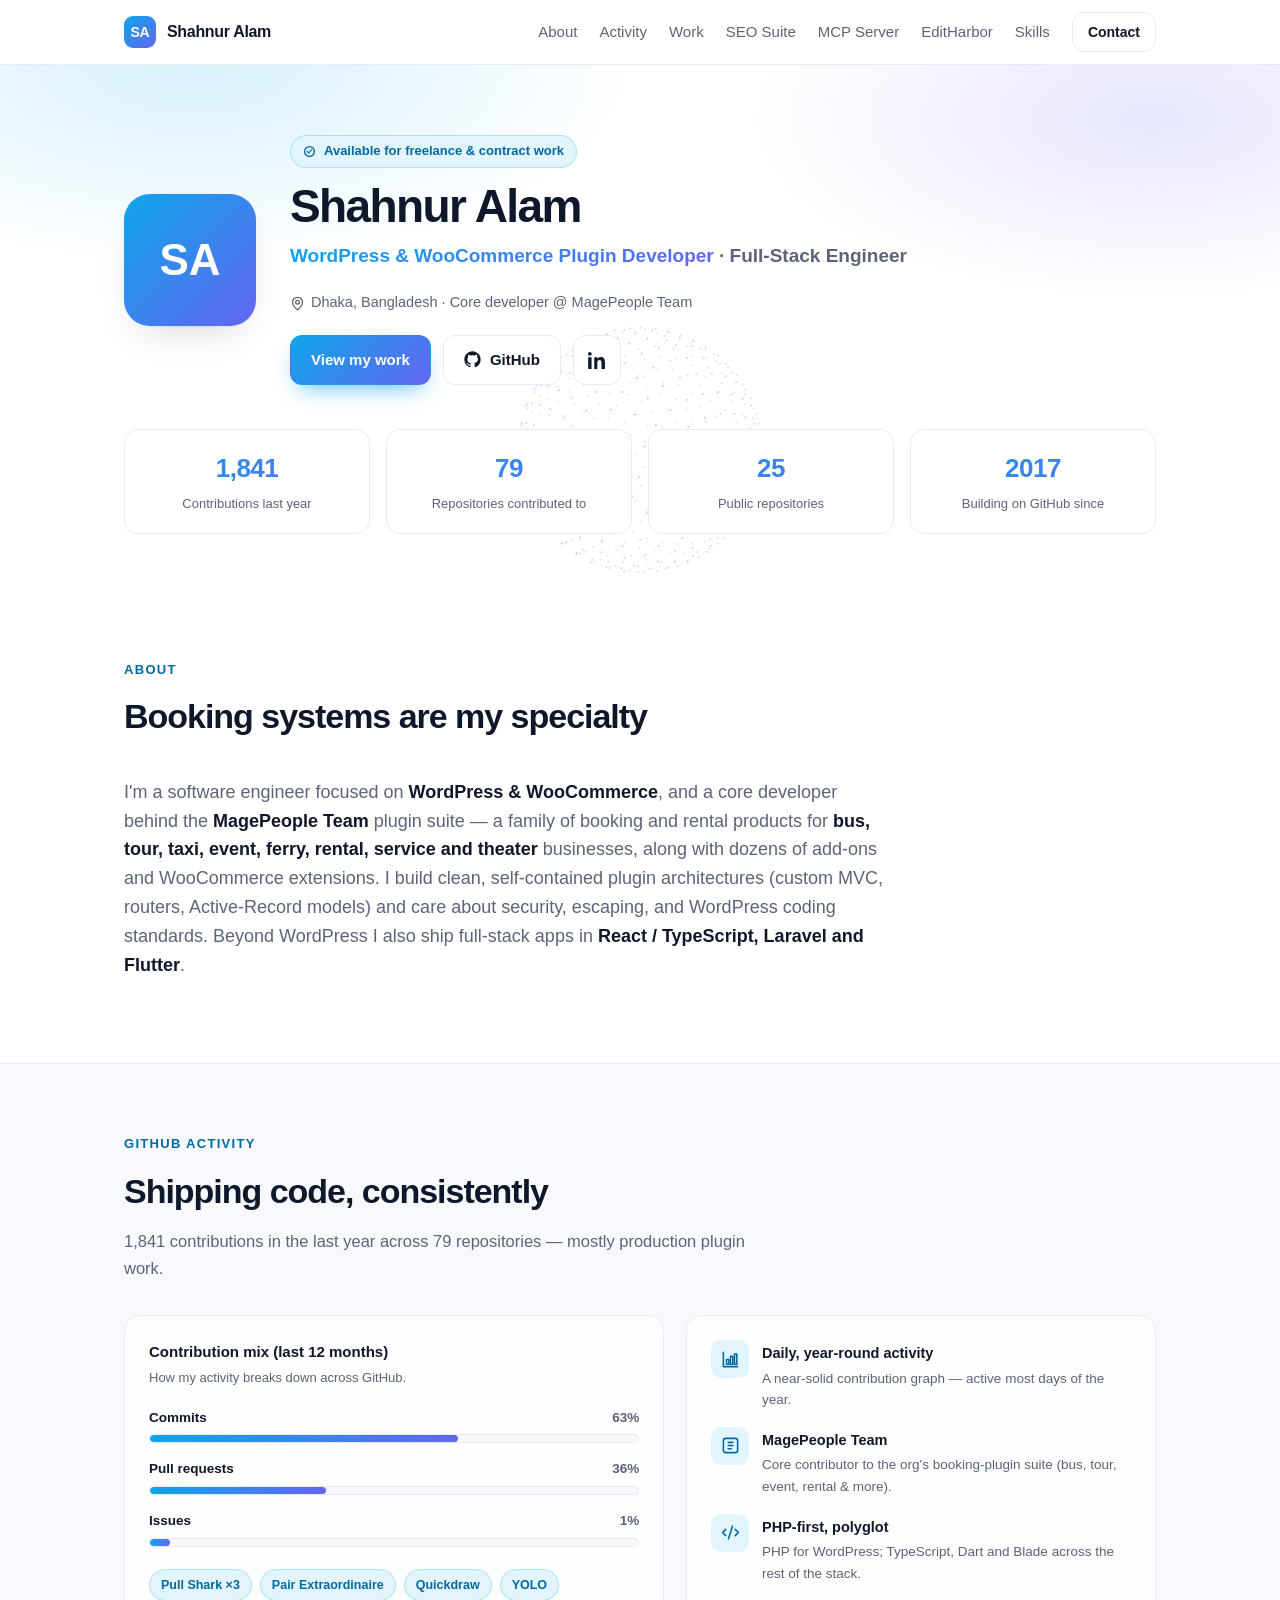
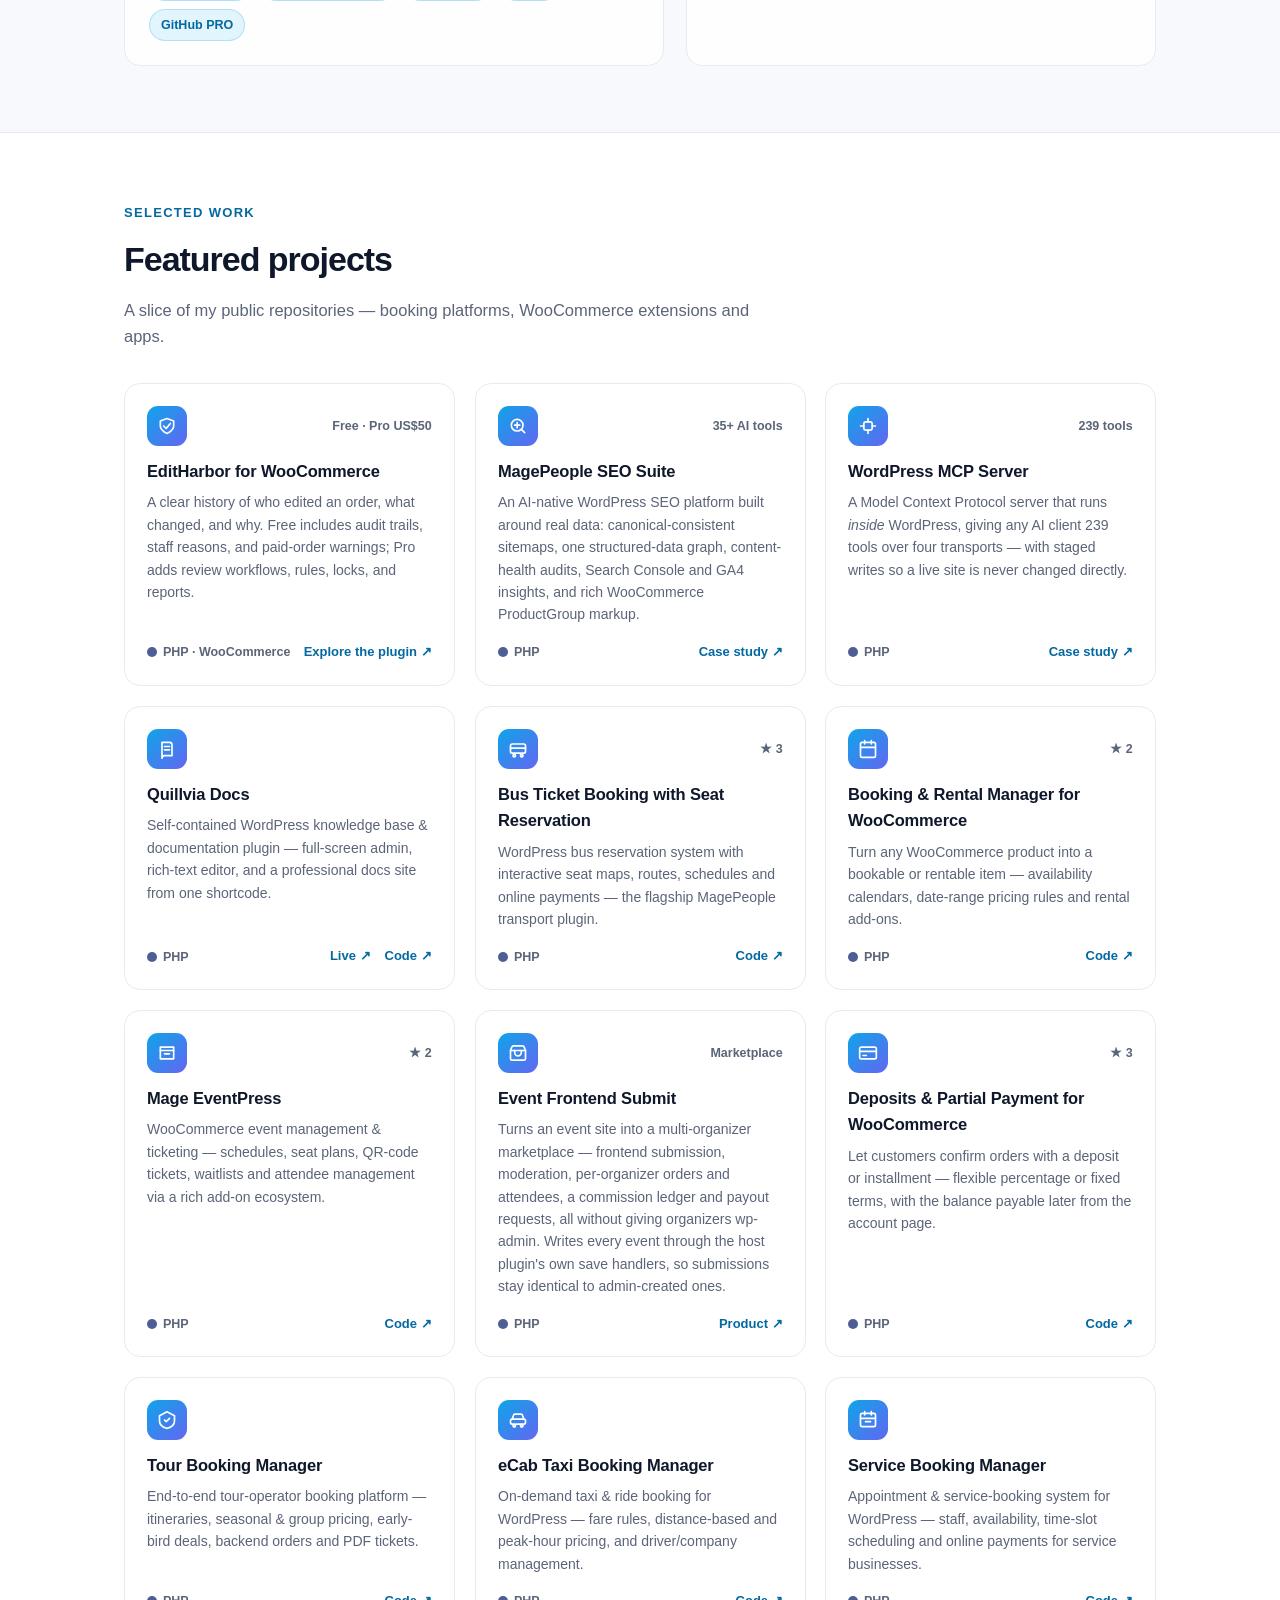
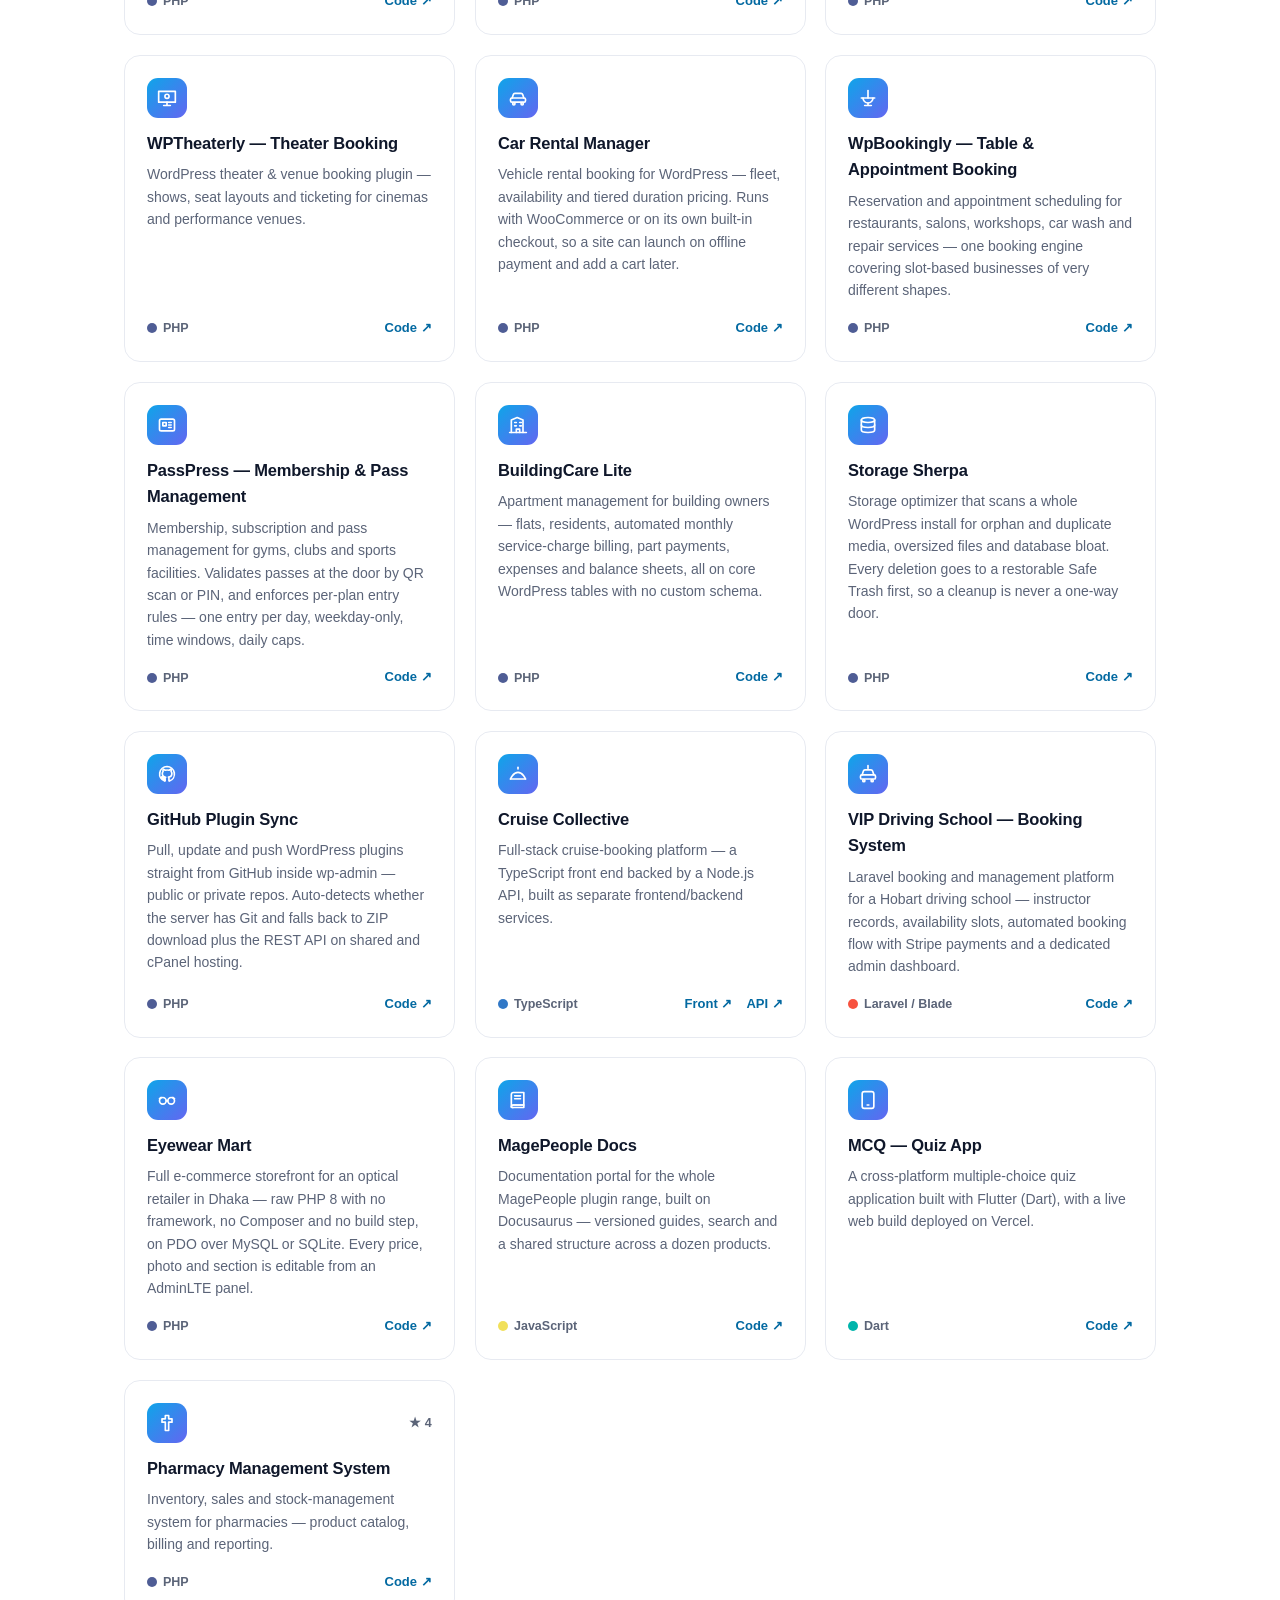
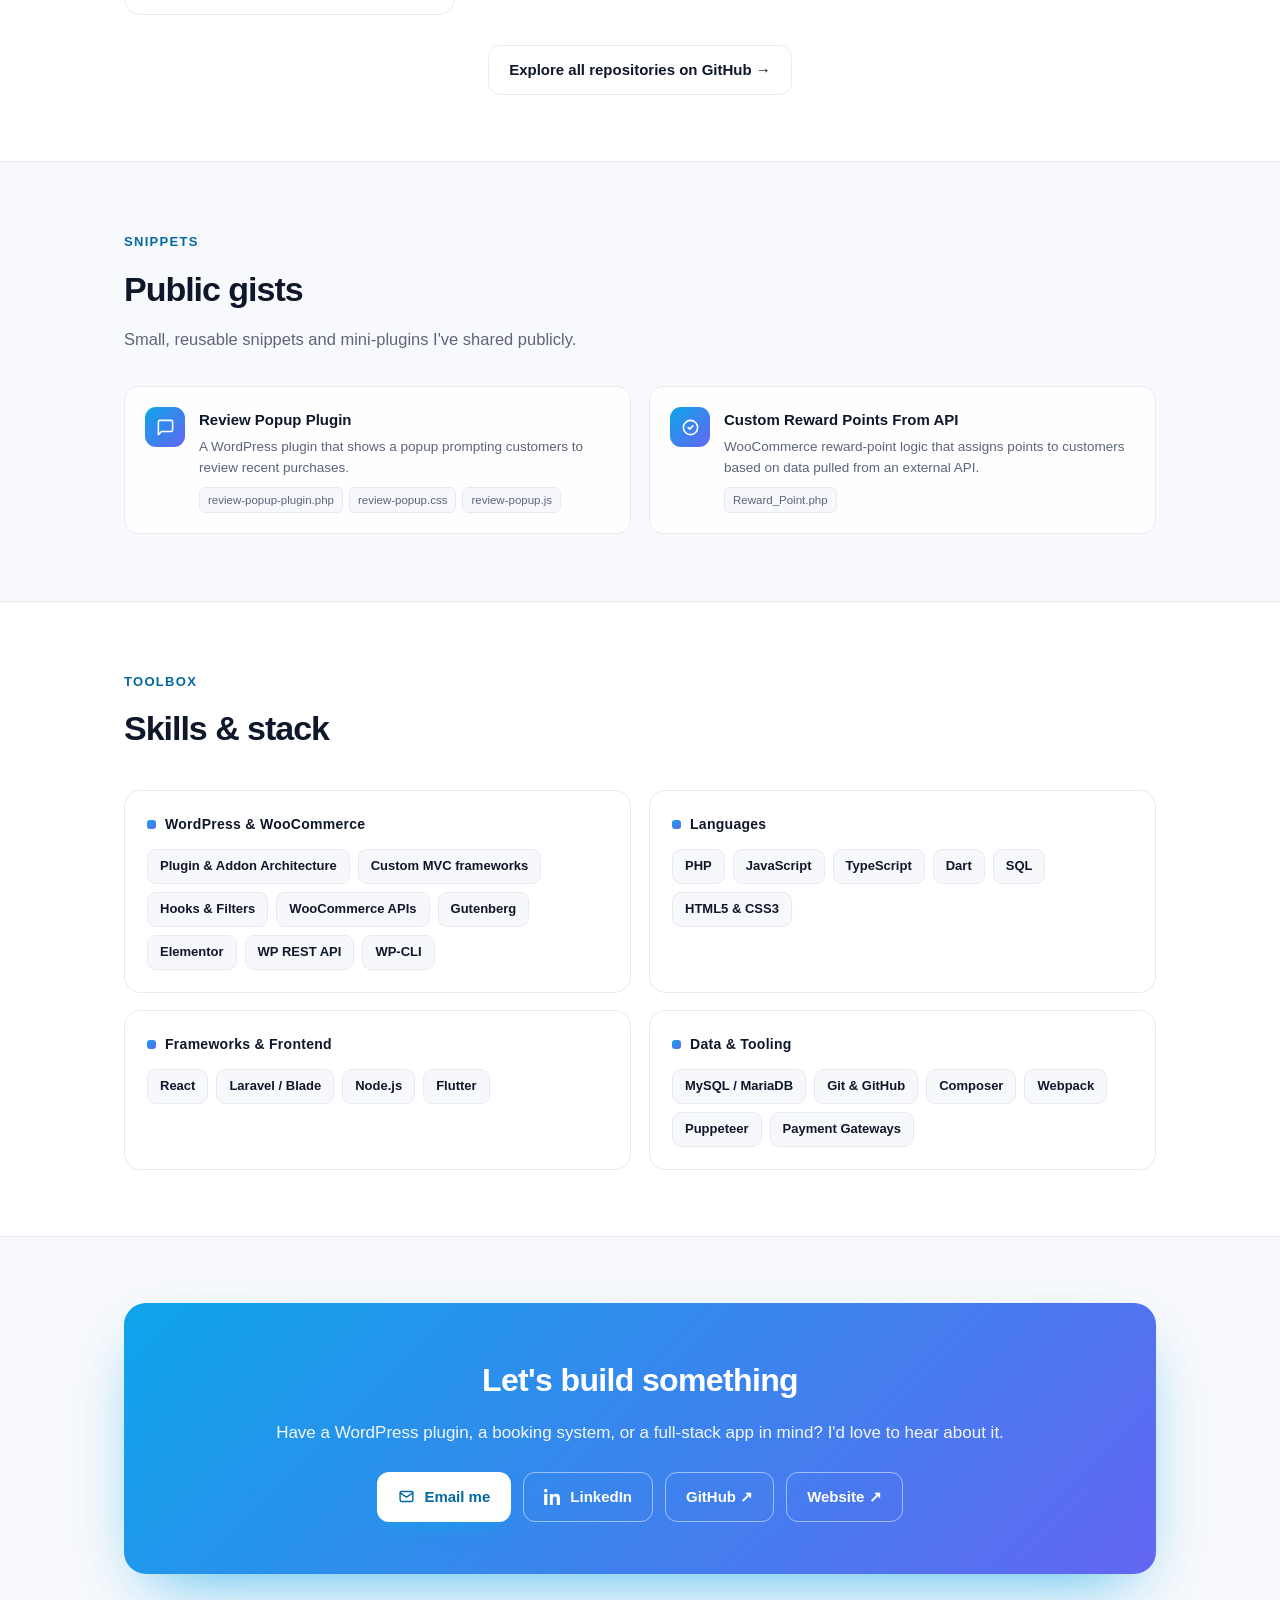
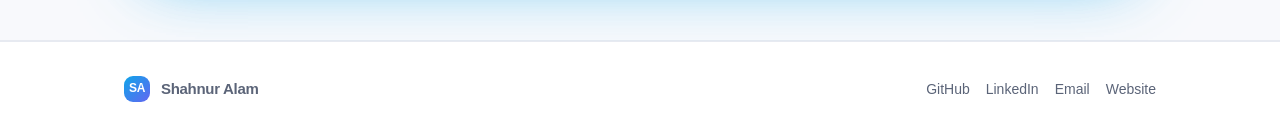
<file: index.html>
<!doctype html>
<html lang="en">
<head>
<meta charset="utf-8">
<meta name="viewport" content="width=device-width, initial-scale=1">
<title>Shahnur Alam — WordPress &amp; WooCommerce Plugin Developer</title>
<meta name="description" content="Shahnur Alam — Senior WordPress &amp; WooCommerce plugin developer and full-stack engineer. Booking &amp; rental systems, custom plugins, React, Laravel and Flutter apps.">
<meta property="og:type" content="website">
<meta property="og:title" content="Shahnur Alam — WordPress &amp; WooCommerce Developer">
<meta property="og:description" content="Senior WordPress / WooCommerce plugin developer specialising in booking &amp; rental systems, plus full-stack React, Laravel and Flutter work.">
<meta property="og:url" content="https://shahnuralam.github.io/">
<meta name="theme-color" content="#0ea5e9">
<link rel="icon" href="data:image/svg+xml,%3Csvg xmlns='http://www.w3.org/2000/svg' viewBox='0 0 100 100'%3E%3Cdefs%3E%3ClinearGradient id='g' x1='0' y1='0' x2='1' y2='1'%3E%3Cstop offset='0' stop-color='%230ea5e9'/%3E%3Cstop offset='1' stop-color='%236366f1'/%3E%3C/linearGradient%3E%3C/defs%3E%3Crect width='100' height='100' rx='24' fill='url(%23g)'/%3E%3Ctext x='50' y='68' font-family='Arial,sans-serif' font-size='52' font-weight='700' fill='white' text-anchor='middle'%3ESA%3C/text%3E%3C/svg%3E">
<link rel="stylesheet" href="/assets/site.css">
</head>
<body id="top">
<canvas id="bg" aria-hidden="true"></canvas>

<header class="nav">
  <div class="wrap nav-in">
    <a class="brand" href="#top"><span class="mk">SA</span>Shahnur Alam</a>
    <div class="nav-right">
      <nav class="nav-links" id="navLinks">
      <a class="hide-sm" href="#about">About</a>
      <a class="hide-sm" href="#activity">Activity</a>
      <a class="hide-sm" href="#work">Work</a>
      <a class="hide-sm" href="/magepeople-seo-suite/">SEO Suite</a>
      <a class="hide-sm" href="/wp-mcp-server/">MCP Server</a>
      <a class="hide-sm" href="/editharbor/">EditHarbor</a>
      <a class="hide-sm" href="#skills">Skills</a>
      </nav>
      <a class="btn btn-ghost nav-cta" style="padding:8px 15px;font-size:14px" href="#contact">Contact</a>
      <button type="button" class="nav-toggle" id="navToggle"
        aria-label="Open menu" aria-expanded="false" aria-controls="navLinks">
        <svg class="ic-open" width="20" height="20" viewBox="0 0 24 24" fill="none" stroke="currentColor" stroke-width="2" stroke-linecap="round"><path d="M4 7h16M4 12h16M4 17h16"/></svg>
        <svg class="ic-close" width="20" height="20" viewBox="0 0 24 24" fill="none" stroke="currentColor" stroke-width="2" stroke-linecap="round"><path d="M6 6l12 12M18 6L6 18"/></svg>
      </button>
    </div>
  </div>
</header>

<!-- HERO -->
<div class="hero">
  <div class="wrap">
    <div class="hero-in">
      <div class="avatar">SA<img src="https://avatars.githubusercontent.com/u/27945895?v=4" alt="Shahnur Alam" onerror="this.remove()"></div>
      <div>
        <span class="eyebrow">
          <svg width="13" height="13" viewBox="0 0 24 24" fill="none" stroke="currentColor" stroke-width="2.4" stroke-linecap="round" stroke-linejoin="round"><circle cx="12" cy="12" r="9"/><path d="M8 12l2.5 2.5L16 9"/></svg>
          Available for freelance &amp; contract work
        </span>
        <h1>Shahnur Alam</h1>
        <p class="role"><span class="grad">WordPress &amp; WooCommerce Plugin Developer</span> · Full-Stack Engineer</p>
        <p class="loc">
          <svg width="15" height="15" viewBox="0 0 24 24" fill="none" stroke="currentColor" stroke-width="2" stroke-linecap="round" stroke-linejoin="round"><path d="M20 10c0 6-8 12-8 12s-8-6-8-12a8 8 0 0 1 16 0Z"/><circle cx="12" cy="10" r="3"/></svg>
          Dhaka, Bangladesh · Core developer @ MagePeople Team
        </p>
        <div class="cta">
          <a class="btn btn-primary" href="#work">View my work</a>
          <a class="btn btn-ghost" href="https://github.com/Shahnuralam" target="_blank" rel="noopener">
            <svg width="17" height="17" viewBox="0 0 24 24" fill="currentColor"><path d="M12 .5C5.7.5.5 5.7.5 12a11.5 11.5 0 0 0 7.9 10.9c.6.1.8-.2.8-.5v-2c-3.2.7-3.9-1.4-3.9-1.4-.5-1.3-1.3-1.7-1.3-1.7-1-.7.1-.7.1-.7 1.2.1 1.8 1.2 1.8 1.2 1 1.8 2.8 1.3 3.5 1 .1-.8.4-1.3.7-1.6-2.6-.3-5.3-1.3-5.3-5.7 0-1.3.4-2.3 1.2-3.1-.1-.3-.5-1.5.1-3.1 0 0 1-.3 3.3 1.2a11.5 11.5 0 0 1 6 0C17.3 4.7 18.3 5 18.3 5c.6 1.6.2 2.8.1 3.1.8.8 1.2 1.8 1.2 3.1 0 4.4-2.7 5.4-5.3 5.7.4.4.8 1.1.8 2.2v3.3c0 .3.2.6.8.5A11.5 11.5 0 0 0 23.5 12C23.5 5.7 18.3.5 12 .5Z"/></svg>
            GitHub
          </a>
          <a class="btn btn-ghost icon-btn" href="https://www.linkedin.com/in/alamshahnur" target="_blank" rel="noopener" aria-label="LinkedIn">
            <svg width="18" height="18" viewBox="0 0 24 24" fill="currentColor"><path d="M4.98 3.5A2.5 2.5 0 1 1 0 3.5a2.5 2.5 0 0 1 4.98 0ZM.2 8.4h4.56V24H.2zM8.34 8.4h4.37v2.13h.06c.61-1.15 2.1-2.37 4.32-2.37 4.62 0 5.47 3.04 5.47 7v8.84h-4.56v-7.84c0-1.87-.03-4.28-2.6-4.28-2.6 0-3 2.03-3 4.13V24H8.34z"/></svg>
          </a>
        </div>
      </div>
    </div>

    <div class="stats reveal">
      <div class="stat tilt"><b>1,841</b><span>Contributions last year</span></div>
      <div class="stat tilt"><b>79</b><span>Repositories contributed to</span></div>
      <div class="stat tilt"><b>25</b><span>Public repositories</span></div>
      <div class="stat tilt"><b>2017</b><span>Building on GitHub since</span></div>
    </div>
  </div>
</div>

<!-- ABOUT -->
<section id="about" class="reveal">
  <div class="wrap">
    <div class="sec-head"><span class="k">About</span><h2>Booking systems are my specialty</h2></div>
    <p class="lead">
      I'm a software engineer focused on <b>WordPress &amp; WooCommerce</b>, and a core developer behind the
      <b>MagePeople Team</b> plugin suite — a family of booking and rental products for
      <b>bus, tour, taxi, event, ferry, rental, service and theater</b> businesses, along with dozens of add-ons and WooCommerce extensions.
      I build clean, self-contained plugin architectures (custom MVC, routers, Active-Record models) and care about
      security, escaping, and WordPress coding standards. Beyond WordPress I also ship full-stack apps in
      <b>React / TypeScript, Laravel and Flutter</b>.
    </p>
  </div>
</section>

<!-- GITHUB ACTIVITY -->
<section id="activity" class="alt reveal">
  <div class="wrap">
    <div class="sec-head"><span class="k">GitHub Activity</span><h2>Shipping code, consistently</h2>
      <p>1,841 contributions in the last year across 79 repositories — mostly production plugin work.</p></div>
    <div class="act">
      <div class="act-card tilt">
        <h4>Contribution mix (last 12 months)</h4>
        <p class="sub">How my activity breaks down across GitHub.</p>
        <div class="bar-row">
          <div class="lab"><span>Commits</span><em>63%</em></div>
          <div class="track"><i style="width:63%"></i></div>
        </div>
        <div class="bar-row">
          <div class="lab"><span>Pull requests</span><em>36%</em></div>
          <div class="track"><i style="width:36%"></i></div>
        </div>
        <div class="bar-row">
          <div class="lab"><span>Issues</span><em>1%</em></div>
          <div class="track"><i style="width:4%"></i></div>
        </div>
        <div class="badges2">
          <span class="tag2">Pull Shark ×3</span>
          <span class="tag2">Pair Extraordinaire</span>
          <span class="tag2">Quickdraw</span>
          <span class="tag2">YOLO</span>
          <span class="tag2">GitHub PRO</span>
        </div>
      </div>
      <div class="act-card tilt">
        <div class="meta-list">
          <div class="meta-item">
            <span class="mi"><svg width="19" height="19" viewBox="0 0 24 24" fill="none" stroke="currentColor" stroke-width="2" stroke-linecap="round" stroke-linejoin="round"><path d="M3 3v18h18"/><rect x="7" y="12" width="3" height="6"/><rect x="12" y="8" width="3" height="10"/><rect x="17" y="5" width="3" height="13"/></svg></span>
            <div><b>Daily, year-round activity</b><p>A near-solid contribution graph — active most days of the year.</p></div>
          </div>
          <div class="meta-item">
            <span class="mi"><svg width="19" height="19" viewBox="0 0 24 24" fill="none" stroke="currentColor" stroke-width="2" stroke-linecap="round" stroke-linejoin="round"><rect x="3" y="3" width="18" height="18" rx="3"/><path d="M9 8h6M9 12h6M9 16h4"/></svg></span>
            <div><b>MagePeople Team</b><p>Core contributor to the org's booking-plugin suite (bus, tour, event, rental &amp; more).</p></div>
          </div>
          <div class="meta-item">
            <span class="mi"><svg width="19" height="19" viewBox="0 0 24 24" fill="none" stroke="currentColor" stroke-width="2" stroke-linecap="round" stroke-linejoin="round"><path d="m18 16 4-4-4-4M6 8l-4 4 4 4M14.5 4l-5 16"/></svg></span>
            <div><b>PHP-first, polyglot</b><p>PHP for WordPress; TypeScript, Dart and Blade across the rest of the stack.</p></div>
          </div>
        </div>
      </div>
    </div>
  </div>
</section>

<!-- WORK -->
<section id="work" class="reveal">
  <div class="wrap">
    <div class="sec-head"><span class="k">Selected work</span><h2>Featured projects</h2>
      <p>A slice of my public repositories — booking platforms, WooCommerce extensions and apps.</p></div>

    <div class="grid">

      <div class="proj tilt">
        <div class="top"><div class="ico"><svg width="20" height="20" viewBox="0 0 24 24" fill="none" stroke="currentColor" stroke-width="2" stroke-linecap="round" stroke-linejoin="round"><path d="M12 3 4 6v6c0 5 8 9 8 9s8-4 8-9V6z"/><path d="m8 12 3 3 5-6"/></svg></div><span class="star">Free · Pro US$50</span></div>
        <h3>EditHarbor for WooCommerce</h3>
        <p>A clear history of who edited an order, what changed, and why. Free includes audit trails, staff reasons, and paid-order warnings; Pro adds review workflows, rules, locks, and reports.</p>
        <div class="foot"><span class="lang"><span class="ld" style="background:#4F5D95"></span>PHP · WooCommerce</span><span class="links"><a href="/editharbor/">Explore the plugin ↗</a></span></div>
      </div>

      <div class="proj tilt">
        <div class="top">
          <div class="ico"><svg width="20" height="20" viewBox="0 0 24 24" fill="none" stroke="currentColor" stroke-width="2" stroke-linecap="round" stroke-linejoin="round"><circle cx="11" cy="11" r="7"/><path d="m20 20-4-4M8 11h6M11 8v6"/></svg></div>
          <span class="star">35+ AI tools</span>
        </div>
        <h3>MagePeople SEO Suite</h3>
        <p>An AI-native WordPress SEO platform built around real data: canonical-consistent sitemaps, one structured-data graph, content-health audits, Search Console and GA4 insights, and rich WooCommerce ProductGroup markup.</p>
        <div class="foot">
          <span class="lang"><span class="ld" style="background:#4F5D95"></span>PHP</span>
          <span class="links">
            <a href="/magepeople-seo-suite/">Case study ↗</a>
          </span>
        </div>
      </div>

      <div class="proj tilt">
        <div class="top">
          <div class="ico"><svg width="20" height="20" viewBox="0 0 24 24" fill="none" stroke="currentColor" stroke-width="2" stroke-linecap="round" stroke-linejoin="round"><path d="M12 3v4M12 17v4M3 12h4M17 12h4"/><rect x="7" y="7" width="10" height="10" rx="2.5"/></svg></div>
          <span class="star">239 tools</span>
        </div>
        <h3>WordPress MCP Server</h3>
        <p>A Model Context Protocol server that runs <em>inside</em> WordPress, giving any AI client 239 tools over four transports — with staged writes so a live site is never changed directly.</p>
        <div class="foot">
          <span class="lang"><span class="ld" style="background:#4F5D95"></span>PHP</span>
          <span class="links">
            <a href="/wp-mcp-server/">Case study ↗</a>
          </span>
        </div>
      </div>

      <div class="proj tilt">
        <div class="top">
          <div class="ico"><svg width="20" height="20" viewBox="0 0 24 24" fill="none" stroke="currentColor" stroke-width="2" stroke-linejoin="round"><path d="M6 4h9a3 3 0 0 1 3 3v13H9a3 3 0 0 0-3 3z"/><path d="M9 9h6M9 13h6" stroke-linecap="round"/></svg></div>
        </div>
        <h3>Quillvia Docs</h3>
        <p>Self-contained WordPress knowledge base &amp; documentation plugin — full-screen admin, rich-text editor, and a professional docs site from one shortcode.</p>
        <div class="foot">
          <span class="lang"><span class="ld" style="background:#4F5D95"></span>PHP</span>
          <span class="links">
            <a href="https://shahnuralam.github.io/quillvia/" target="_blank" rel="noopener">Live ↗</a>
            <a href="https://github.com/Shahnuralam/quillvia" target="_blank" rel="noopener">Code ↗</a>
          </span>
        </div>
      </div>

      <div class="proj tilt">
        <div class="top">
          <div class="ico"><svg width="20" height="20" viewBox="0 0 24 24" fill="none" stroke="currentColor" stroke-width="2" stroke-linecap="round" stroke-linejoin="round"><rect x="3" y="6" width="18" height="11" rx="2"/><path d="M3 11h18"/><circle cx="7.5" cy="20" r="1.5"/><circle cx="16.5" cy="20" r="1.5"/></svg></div>
          <span class="star">★ 3</span>
        </div>
        <h3>Bus Ticket Booking with Seat Reservation</h3>
        <p>WordPress bus reservation system with interactive seat maps, routes, schedules and online payments — the flagship MagePeople transport plugin.</p>
        <div class="foot">
          <span class="lang"><span class="ld" style="background:#4F5D95"></span>PHP</span>
          <span class="links"><a href="https://github.com/magepeopleteam/bus-ticket-booking-with-seat-reservation" target="_blank" rel="noopener">Code ↗</a></span>
        </div>
      </div>

      <div class="proj tilt">
        <div class="top">
          <div class="ico"><svg width="20" height="20" viewBox="0 0 24 24" fill="none" stroke="currentColor" stroke-width="2" stroke-linecap="round" stroke-linejoin="round"><rect x="3" y="4" width="18" height="18" rx="2"/><path d="M3 10h18M8 2v4M16 2v4"/></svg></div>
          <span class="star">★ 2</span>
        </div>
        <h3>Booking &amp; Rental Manager for WooCommerce</h3>
        <p>Turn any WooCommerce product into a bookable or rentable item — availability calendars, date-range pricing rules and rental add-ons.</p>
        <div class="foot">
          <span class="lang"><span class="ld" style="background:#4F5D95"></span>PHP</span>
          <span class="links"><a href="https://github.com/magepeopleteam/booking-and-rental-manager-for-woocommerce" target="_blank" rel="noopener">Code ↗</a></span>
        </div>
      </div>

      <div class="proj tilt">
        <div class="top">
          <div class="ico"><svg width="20" height="20" viewBox="0 0 24 24" fill="none" stroke="currentColor" stroke-width="2" stroke-linecap="round" stroke-linejoin="round"><path d="M4 5h16v14H4z"/><path d="M4 9h16M9 13h6" /></svg></div>
          <span class="star">★ 2</span>
        </div>
        <h3>Mage EventPress</h3>
        <p>WooCommerce event management &amp; ticketing — schedules, seat plans, QR-code tickets, waitlists and attendee management via a rich add-on ecosystem.</p>
        <div class="foot">
          <span class="lang"><span class="ld" style="background:#4F5D95"></span>PHP</span>
          <span class="links"><a href="https://github.com/magepeopleteam/mage-eventpress" target="_blank" rel="noopener">Code ↗</a></span>
        </div>
      </div>

      <div class="proj tilt">
        <div class="top">
          <div class="ico"><svg width="20" height="20" viewBox="0 0 24 24" fill="none" stroke="currentColor" stroke-width="2" stroke-linecap="round" stroke-linejoin="round"><path d="M3 9l1.6-4.2A2 2 0 0 1 6.5 3.5h11a2 2 0 0 1 1.9 1.3L21 9"/><path d="M3 9h18v10a1.5 1.5 0 0 1-1.5 1.5h-15A1.5 1.5 0 0 1 3 19z"/><path d="M8 9v2.5a4 4 0 0 0 8 0V9"/></svg></div>
          <span class="star">Marketplace</span>
        </div>
        <h3>Event Frontend Submit</h3>
        <p>Turns an event site into a multi-organizer marketplace — frontend submission, moderation, per-organizer orders and attendees, a commission ledger and payout requests, all without giving organizers wp-admin. Writes every event through the host plugin's own save handlers, so submissions stay identical to admin-created ones.</p>
        <div class="foot">
          <span class="lang"><span class="ld" style="background:#4F5D95"></span>PHP</span>
          <span class="links"><a href="https://mage-people.com/product/event-frontend-submit-addon-for-event-manager/" target="_blank" rel="noopener">Product ↗</a></span>
        </div>
      </div>

      <div class="proj tilt">
        <div class="top">
          <div class="ico"><svg width="20" height="20" viewBox="0 0 24 24" fill="none" stroke="currentColor" stroke-width="2" stroke-linecap="round" stroke-linejoin="round"><rect x="2" y="5" width="20" height="14" rx="2"/><path d="M2 10h20M6 15h4"/></svg></div>
          <span class="star">★ 3</span>
        </div>
        <h3>Deposits &amp; Partial Payment for WooCommerce</h3>
        <p>Let customers confirm orders with a deposit or installment — flexible percentage or fixed terms, with the balance payable later from the account page.</p>
        <div class="foot">
          <span class="lang"><span class="ld" style="background:#4F5D95"></span>PHP</span>
          <span class="links"><a href="https://github.com/magepeopleteam/advanced-partial-payment-or-deposit-for-woocommerce" target="_blank" rel="noopener">Code ↗</a></span>
        </div>
      </div>

      <div class="proj tilt">
        <div class="top">
          <div class="ico"><svg width="20" height="20" viewBox="0 0 24 24" fill="none" stroke="currentColor" stroke-width="2" stroke-linecap="round" stroke-linejoin="round"><path d="M12 2 3 7v6c0 5 4 8 9 9 5-1 9-4 9-9V7z"/><path d="m9 12 2 2 4-4"/></svg></div>
        </div>
        <h3>Tour Booking Manager</h3>
        <p>End-to-end tour-operator booking platform — itineraries, seasonal &amp; group pricing, early-bird deals, backend orders and PDF tickets.</p>
        <div class="foot">
          <span class="lang"><span class="ld" style="background:#4F5D95"></span>PHP</span>
          <span class="links"><a href="https://github.com/magepeopleteam/tour-booking-manager" target="_blank" rel="noopener">Code ↗</a></span>
        </div>
      </div>

      <div class="proj tilt">
        <div class="top">
          <div class="ico"><svg width="20" height="20" viewBox="0 0 24 24" fill="none" stroke="currentColor" stroke-width="2" stroke-linecap="round" stroke-linejoin="round"><path d="M5 11l1.5-4.5A2 2 0 0 1 8.4 5h7.2a2 2 0 0 1 1.9 1.5L19 11"/><rect x="3" y="11" width="18" height="6" rx="2"/><circle cx="7.5" cy="19" r="1.5"/><circle cx="16.5" cy="19" r="1.5"/></svg></div>
        </div>
        <h3>eCab Taxi Booking Manager</h3>
        <p>On-demand taxi &amp; ride booking for WordPress — fare rules, distance-based and peak-hour pricing, and driver/company management.</p>
        <div class="foot">
          <span class="lang"><span class="ld" style="background:#4F5D95"></span>PHP</span>
          <span class="links"><a href="https://github.com/magepeopleteam/ecab-taxi-booking-manager" target="_blank" rel="noopener">Code ↗</a></span>
        </div>
      </div>

      <div class="proj tilt">
        <div class="top">
          <div class="ico"><svg width="20" height="20" viewBox="0 0 24 24" fill="none" stroke="currentColor" stroke-width="2" stroke-linecap="round" stroke-linejoin="round"><rect x="3" y="4" width="18" height="16" rx="2"/><path d="M8 2v4M16 2v4M3 10h18"/><path d="M9 14h6"/></svg></div>
        </div>
        <h3>Service Booking Manager</h3>
        <p>Appointment &amp; service-booking system for WordPress — staff, availability, time-slot scheduling and online payments for service businesses.</p>
        <div class="foot">
          <span class="lang"><span class="ld" style="background:#4F5D95"></span>PHP</span>
          <span class="links"><a href="https://github.com/magepeopleteam/service-booking-manager" target="_blank" rel="noopener">Code ↗</a></span>
        </div>
      </div>

      <div class="proj tilt">
        <div class="top">
          <div class="ico"><svg width="20" height="20" viewBox="0 0 24 24" fill="none" stroke="currentColor" stroke-width="2" stroke-linecap="round" stroke-linejoin="round"><path d="M2 4h20v13H2z"/><path d="M8 21h8M12 17v4"/><circle cx="12" cy="10" r="2.5"/></svg></div>
        </div>
        <h3>WPTheaterly — Theater Booking</h3>
        <p>WordPress theater &amp; venue booking plugin — shows, seat layouts and ticketing for cinemas and performance venues.</p>
        <div class="foot">
          <span class="lang"><span class="ld" style="background:#4F5D95"></span>PHP</span>
          <span class="links"><a href="https://github.com/magepeopleteam/wptheaterly" target="_blank" rel="noopener">Code ↗</a></span>
        </div>
      </div>

      <div class="proj tilt">
        <div class="top">
          <div class="ico"><svg width="20" height="20" viewBox="0 0 24 24" fill="none" stroke="currentColor" stroke-width="2" stroke-linecap="round" stroke-linejoin="round"><path d="M5 12l1.4-4.2A2 2 0 0 1 8.3 6.4h7.4a2 2 0 0 1 1.9 1.4L19 12"/><rect x="3" y="12" width="18" height="5" rx="1.6"/><circle cx="7" cy="19" r="1.4"/><circle cx="17" cy="19" r="1.4"/></svg></div>
        </div>
        <h3>Car Rental Manager</h3>
        <p>Vehicle rental booking for WordPress — fleet, availability and tiered duration pricing. Runs with WooCommerce or on its own built-in checkout, so a site can launch on offline payment and add a cart later.</p>
        <div class="foot">
          <span class="lang"><span class="ld" style="background:#4F5D95"></span>PHP</span>
          <span class="links"><a href="https://github.com/magepeopleteam/car-rental-manager" target="_blank" rel="noopener">Code ↗</a></span>
        </div>
      </div>

      <div class="proj tilt">
        <div class="top">
          <div class="ico"><svg width="20" height="20" viewBox="0 0 24 24" fill="none" stroke="currentColor" stroke-width="2" stroke-linecap="round" stroke-linejoin="round"><path d="M12 3v9"/><path d="M4 12h16"/><path d="M6 12a6 6 0 0 0 12 0"/><path d="M12 18v3M8 21h8"/></svg></div>
        </div>
        <h3>WpBookingly — Table &amp; Appointment Booking</h3>
        <p>Reservation and appointment scheduling for restaurants, salons, workshops, car wash and repair services — one booking engine covering slot-based businesses of very different shapes.</p>
        <div class="foot">
          <span class="lang"><span class="ld" style="background:#4F5D95"></span>PHP</span>
          <span class="links"><a href="https://github.com/magepeopleteam/tablely" target="_blank" rel="noopener">Code ↗</a></span>
        </div>
      </div>

      <div class="proj tilt">
        <div class="top">
          <div class="ico"><svg width="20" height="20" viewBox="0 0 24 24" fill="none" stroke="currentColor" stroke-width="2" stroke-linecap="round" stroke-linejoin="round"><rect x="3" y="5" width="18" height="14" rx="2"/><path d="M7 9h4v4H7z"/><path d="M14 9h3M14 12h3M14 15h3"/></svg></div>
        </div>
        <h3>PassPress — Membership &amp; Pass Management</h3>
        <p>Membership, subscription and pass management for gyms, clubs and sports facilities. Validates passes at the door by QR scan or PIN, and enforces per-plan entry rules — one entry per day, weekday-only, time windows, daily caps.</p>
        <div class="foot">
          <span class="lang"><span class="ld" style="background:#4F5D95"></span>PHP</span>
          <span class="links"><a href="https://github.com/magepeopleteam/passpress" target="_blank" rel="noopener">Code ↗</a></span>
        </div>
      </div>

      <div class="proj tilt">
        <div class="top">
          <div class="ico"><svg width="20" height="20" viewBox="0 0 24 24" fill="none" stroke="currentColor" stroke-width="2" stroke-linecap="round" stroke-linejoin="round"><path d="M4 21V6l7-3 7 3v15"/><path d="M2 21h20"/><path d="M8 9h2M8 13h2M14 9h2M14 13h2"/><path d="M10 21v-4h4v4"/></svg></div>
        </div>
        <h3>BuildingCare Lite</h3>
        <p>Apartment management for building owners — flats, residents, automated monthly service-charge billing, part payments, expenses and balance sheets, all on core WordPress tables with no custom schema.</p>
        <div class="foot">
          <span class="lang"><span class="ld" style="background:#4F5D95"></span>PHP</span>
          <span class="links"><a href="https://github.com/magepeopleteam/buildingcare-lite" target="_blank" rel="noopener">Code ↗</a></span>
        </div>
      </div>

      <div class="proj tilt">
        <div class="top">
          <div class="ico"><svg width="20" height="20" viewBox="0 0 24 24" fill="none" stroke="currentColor" stroke-width="2" stroke-linecap="round" stroke-linejoin="round"><ellipse cx="12" cy="6" rx="8" ry="3"/><path d="M4 6v6c0 1.7 3.6 3 8 3s8-1.3 8-3V6"/><path d="M4 12v6c0 1.7 3.6 3 8 3s8-1.3 8-3v-6"/></svg></div>
        </div>
        <h3>Storage Sherpa</h3>
        <p>Storage optimizer that scans a whole WordPress install for orphan and duplicate media, oversized files and database bloat. Every deletion goes to a restorable Safe Trash first, so a cleanup is never a one-way door.</p>
        <div class="foot">
          <span class="lang"><span class="ld" style="background:#4F5D95"></span>PHP</span>
          <span class="links"><a href="https://github.com/magepeopleteam/storage-sherpa" target="_blank" rel="noopener">Code ↗</a></span>
        </div>
      </div>

      <div class="proj tilt">
        <div class="top">
          <div class="ico"><svg width="20" height="20" viewBox="0 0 24 24" fill="none" stroke="currentColor" stroke-width="2" stroke-linecap="round" stroke-linejoin="round"><path d="M12 3a9 9 0 0 0-2.8 17.5c.45.08.62-.2.62-.44v-1.6c-2.5.55-3.05-1.2-3.05-1.2-.4-1.05-1-1.33-1-1.33-.83-.57.06-.56.06-.56.92.07 1.4.95 1.4.95.82 1.4 2.15 1 2.67.77.08-.6.32-1 .58-1.24-2-.23-4.1-1-4.1-4.45 0-.98.35-1.79.93-2.42-.1-.23-.4-1.15.08-2.4 0 0 .75-.24 2.47.92a8.6 8.6 0 0 1 4.5 0c1.72-1.16 2.47-.92 2.47-.92.48 1.25.18 2.17.09 2.4.58.63.92 1.44.92 2.42 0 3.46-2.1 4.22-4.1 4.44.32.28.61.83.61 1.68v2.5c0 .24.16.52.62.43A9 9 0 0 0 12 3z"/></svg></div>
        </div>
        <h3>GitHub Plugin Sync</h3>
        <p>Pull, update and push WordPress plugins straight from GitHub inside wp-admin — public or private repos. Auto-detects whether the server has Git and falls back to ZIP download plus the REST API on shared and cPanel hosting.</p>
        <div class="foot">
          <span class="lang"><span class="ld" style="background:#4F5D95"></span>PHP</span>
          <span class="links"><a href="https://github.com/magepeopleteam/github-plugin-sync" target="_blank" rel="noopener">Code ↗</a></span>
        </div>
      </div>

      <div class="proj tilt">
        <div class="top">
          <div class="ico"><svg width="20" height="20" viewBox="0 0 24 24" fill="none" stroke="currentColor" stroke-width="2" stroke-linecap="round" stroke-linejoin="round"><path d="M3 18s3-8 9-8 9 8 9 8"/><path d="M3 18h18"/><path d="M12 4v2"/></svg></div>
        </div>
        <h3>Cruise Collective</h3>
        <p>Full-stack cruise-booking platform — a TypeScript front end backed by a Node.js API, built as separate frontend/backend services.</p>
        <div class="foot">
          <span class="lang"><span class="ld" style="background:#3178c6"></span>TypeScript</span>
          <span class="links">
            <a href="https://github.com/Shahnuralam/Cruise-Collective-Frontend" target="_blank" rel="noopener">Front ↗</a>
            <a href="https://github.com/Shahnuralam/Cruise-Collective-Backend" target="_blank" rel="noopener">API ↗</a>
          </span>
        </div>
      </div>

      <div class="proj tilt">
        <div class="top">
          <div class="ico"><svg width="20" height="20" viewBox="0 0 24 24" fill="none" stroke="currentColor" stroke-width="2" stroke-linecap="round" stroke-linejoin="round"><path d="M5 13l1.5-4.5A2 2 0 0 1 8.4 7h7.2a2 2 0 0 1 1.9 1.5L19 13"/><rect x="3" y="13" width="18" height="5" rx="1.6"/><circle cx="7" cy="20" r="1.3"/><circle cx="17" cy="20" r="1.3"/><path d="M12 2v3"/></svg></div>
        </div>
        <h3>VIP Driving School — Booking System</h3>
        <p>Laravel booking and management platform for a Hobart driving school — instructor records, availability slots, automated booking flow with Stripe payments and a dedicated admin dashboard.</p>
        <div class="foot">
          <span class="lang"><span class="ld" style="background:#f7523f"></span>Laravel / Blade</span>
          <span class="links"><a href="https://github.com/Shahnuralam/VIP-Driving-School-" target="_blank" rel="noopener">Code ↗</a></span>
        </div>
      </div>

      <div class="proj tilt">
        <div class="top">
          <div class="ico"><svg width="20" height="20" viewBox="0 0 24 24" fill="none" stroke="currentColor" stroke-width="2" stroke-linecap="round" stroke-linejoin="round"><circle cx="7" cy="13" r="4"/><circle cx="17" cy="13" r="4"/><path d="M11 13h2"/><path d="M3 10.5 5 9M21 10.5 19 9"/></svg></div>
        </div>
        <h3>Eyewear Mart</h3>
        <p>Full e-commerce storefront for an optical retailer in Dhaka — raw PHP 8 with no framework, no Composer and no build step, on PDO over MySQL or SQLite. Every price, photo and section is editable from an AdminLTE panel.</p>
        <div class="foot">
          <span class="lang"><span class="ld" style="background:#4F5D95"></span>PHP</span>
          <span class="links"><a href="https://github.com/Shahnuralam/eyewear-mart-landing" target="_blank" rel="noopener">Code ↗</a></span>
        </div>
      </div>

      <div class="proj tilt">
        <div class="top">
          <div class="ico"><svg width="20" height="20" viewBox="0 0 24 24" fill="none" stroke="currentColor" stroke-width="2" stroke-linecap="round" stroke-linejoin="round"><path d="M4 5.5A2.5 2.5 0 0 1 6.5 3H19v15H6.5A2.5 2.5 0 0 0 4 20.5z"/><path d="M4 20.5A2.5 2.5 0 0 1 6.5 18H19v3H6.5A2.5 2.5 0 0 1 4 20.5z"/><path d="M8 7h7M8 10.5h7"/></svg></div>
        </div>
        <h3>MagePeople Docs</h3>
        <p>Documentation portal for the whole MagePeople plugin range, built on Docusaurus — versioned guides, search and a shared structure across a dozen products.</p>
        <div class="foot">
          <span class="lang"><span class="ld" style="background:#f1e05a"></span>JavaScript</span>
          <span class="links"><a href="https://github.com/magepeopleteam/documentation" target="_blank" rel="noopener">Code ↗</a></span>
        </div>
      </div>

      <div class="proj tilt">
        <div class="top">
          <div class="ico"><svg width="20" height="20" viewBox="0 0 24 24" fill="none" stroke="currentColor" stroke-width="2" stroke-linecap="round" stroke-linejoin="round"><rect x="5" y="2" width="14" height="20" rx="2.5"/><path d="M11 18h2"/></svg></div>
        </div>
        <h3>MCQ — Quiz App</h3>
        <p>A cross-platform multiple-choice quiz application built with Flutter (Dart), with a live web build deployed on Vercel.</p>
        <div class="foot">
          <span class="lang"><span class="ld" style="background:#00B4AB"></span>Dart</span>
          <span class="links">
            <a href="https://github.com/Shahnuralam/mcq-new" target="_blank" rel="noopener">Code ↗</a>
          </span>
        </div>
      </div>

      <div class="proj tilt">
        <div class="top">
          <div class="ico"><svg width="20" height="20" viewBox="0 0 24 24" fill="none" stroke="currentColor" stroke-width="2" stroke-linecap="round" stroke-linejoin="round"><path d="M10 3h4v4h4v4h-4v10h-4V11H6V7h4z"/></svg></div>
          <span class="star">★ 4</span>
        </div>
        <h3>Pharmacy Management System</h3>
        <p>Inventory, sales and stock-management system for pharmacies — product catalog, billing and reporting.</p>
        <div class="foot">
          <span class="lang"><span class="ld" style="background:#4F5D95"></span>PHP</span>
          <span class="links"><a href="https://github.com/Shahnuralam/Pharmacy-Management-system" target="_blank" rel="noopener">Code ↗</a></span>
        </div>
      </div>

    </div>

    <div class="more">
      <a class="btn btn-ghost" href="https://github.com/Shahnuralam?tab=repositories" target="_blank" rel="noopener">Explore all repositories on GitHub →</a>
    </div>
  </div>
</section>

<!-- GISTS -->
<section id="gists" class="alt reveal">
  <div class="wrap">
    <div class="sec-head"><span class="k">Snippets</span><h2>Public gists</h2>
      <p>Small, reusable snippets and mini-plugins I've shared publicly.</p></div>
    <div class="gists">
      <a class="gist tilt" href="https://gist.github.com/Shahnuralam/8d3f905450b5aee7ba7c4392ed2bf1ef" target="_blank" rel="noopener">
        <span class="gi"><svg width="19" height="19" viewBox="0 0 24 24" fill="none" stroke="currentColor" stroke-width="2" stroke-linecap="round" stroke-linejoin="round"><path d="M21 15a2 2 0 0 1-2 2H7l-4 4V5a2 2 0 0 1 2-2h14a2 2 0 0 1 2 2z"/></svg></span>
        <div>
          <b>Review Popup Plugin</b>
          <p>A WordPress plugin that shows a popup prompting customers to review recent purchases.</p>
          <div class="files"><span class="f">review-popup-plugin.php</span><span class="f">review-popup.css</span><span class="f">review-popup.js</span></div>
        </div>
      </a>
      <a class="gist tilt" href="https://gist.github.com/Shahnuralam/909dbe7d2482d7ada72b5357fd939968" target="_blank" rel="noopener">
        <span class="gi"><svg width="19" height="19" viewBox="0 0 24 24" fill="none" stroke="currentColor" stroke-width="2" stroke-linecap="round" stroke-linejoin="round"><circle cx="12" cy="12" r="9"/><path d="m9 12 2 2 4-4"/></svg></span>
        <div>
          <b>Custom Reward Points From API</b>
          <p>WooCommerce reward-point logic that assigns points to customers based on data pulled from an external API.</p>
          <div class="files"><span class="f">Reward_Point.php</span></div>
        </div>
      </a>
    </div>
  </div>
</section>

<!-- SKILLS -->
<section id="skills" class="reveal">
  <div class="wrap">
    <div class="sec-head"><span class="k">Toolbox</span><h2>Skills &amp; stack</h2></div>
    <div class="skills">
      <div class="skb tilt">
        <h4><span class="d"></span>WordPress &amp; WooCommerce</h4>
        <div class="chips">
          <span class="chip">Plugin &amp; Addon Architecture</span>
          <span class="chip">Custom MVC frameworks</span>
          <span class="chip">Hooks &amp; Filters</span>
          <span class="chip">WooCommerce APIs</span>
          <span class="chip">Gutenberg</span>
          <span class="chip">Elementor</span>
          <span class="chip">WP REST API</span>
          <span class="chip">WP-CLI</span>
        </div>
      </div>
      <div class="skb tilt">
        <h4><span class="d"></span>Languages</h4>
        <div class="chips">
          <span class="chip">PHP</span>
          <span class="chip">JavaScript</span>
          <span class="chip">TypeScript</span>
          <span class="chip">Dart</span>
          <span class="chip">SQL</span>
          <span class="chip">HTML5 &amp; CSS3</span>
        </div>
      </div>
      <div class="skb tilt">
        <h4><span class="d"></span>Frameworks &amp; Frontend</h4>
        <div class="chips">
          <span class="chip">React</span>
          <span class="chip">Laravel / Blade</span>
          <span class="chip">Node.js</span>
          <span class="chip">Flutter</span>
        </div>
      </div>
      <div class="skb tilt">
        <h4><span class="d"></span>Data &amp; Tooling</h4>
        <div class="chips">
          <span class="chip">MySQL / MariaDB</span>
          <span class="chip">Git &amp; GitHub</span>
          <span class="chip">Composer</span>
          <span class="chip">Webpack</span>
          <span class="chip">Puppeteer</span>
          <span class="chip">Payment Gateways</span>
        </div>
      </div>
    </div>
  </div>
</section>

<!-- CONTACT -->
<section id="contact" class="alt reveal">
  <div class="wrap">
    <div class="band">
      <h2>Let's build something</h2>
      <p>Have a WordPress plugin, a booking system, or a full-stack app in mind? I'd love to hear about it.</p>
      <div class="cta">
        <a class="btn btn-primary" href="mailto:shahnurlfe@gmail.com">
          <svg width="17" height="17" viewBox="0 0 24 24" fill="none" stroke="currentColor" stroke-width="2" stroke-linecap="round" stroke-linejoin="round"><rect x="3" y="5" width="18" height="14" rx="2"/><path d="m3 7 9 6 9-6"/></svg>
          Email me
        </a>
        <a class="btn btn-ghost" href="https://www.linkedin.com/in/alamshahnur" target="_blank" rel="noopener">
          <svg width="17" height="17" viewBox="0 0 24 24" fill="currentColor"><path d="M4.98 3.5A2.5 2.5 0 1 1 0 3.5a2.5 2.5 0 0 1 4.98 0ZM.2 8.4h4.56V24H.2zM8.34 8.4h4.37v2.13h.06c.61-1.15 2.1-2.37 4.32-2.37 4.62 0 5.47 3.04 5.47 7v8.84h-4.56v-7.84c0-1.87-.03-4.28-2.6-4.28-2.6 0-3 2.03-3 4.13V24H8.34z"/></svg>
          LinkedIn
        </a>
        <a class="btn btn-ghost" href="https://github.com/Shahnuralam" target="_blank" rel="noopener">GitHub ↗</a>
        <a class="btn btn-ghost" href="https://shahnur.online" target="_blank" rel="noopener">Website ↗</a>
      </div>
    </div>
  </div>
</section>

<footer>
  <div class="wrap foot-in">
    <div class="brand" style="font-size:15px"><span class="mk" style="width:26px;height:26px;font-size:12px">SA</span>Shahnur Alam</div>
    <div class="soc">
      <a href="https://github.com/Shahnuralam" target="_blank" rel="noopener">GitHub</a>
      <a href="https://www.linkedin.com/in/alamshahnur" target="_blank" rel="noopener">LinkedIn</a>
      <a href="mailto:shahnurlfe@gmail.com">Email</a>
      <a href="https://shahnur.online" target="_blank" rel="noopener">Website</a>
    </div>
  </div>
</footer>

<script src="/assets/site.js" defer></script>

</body>
</html>
</file>
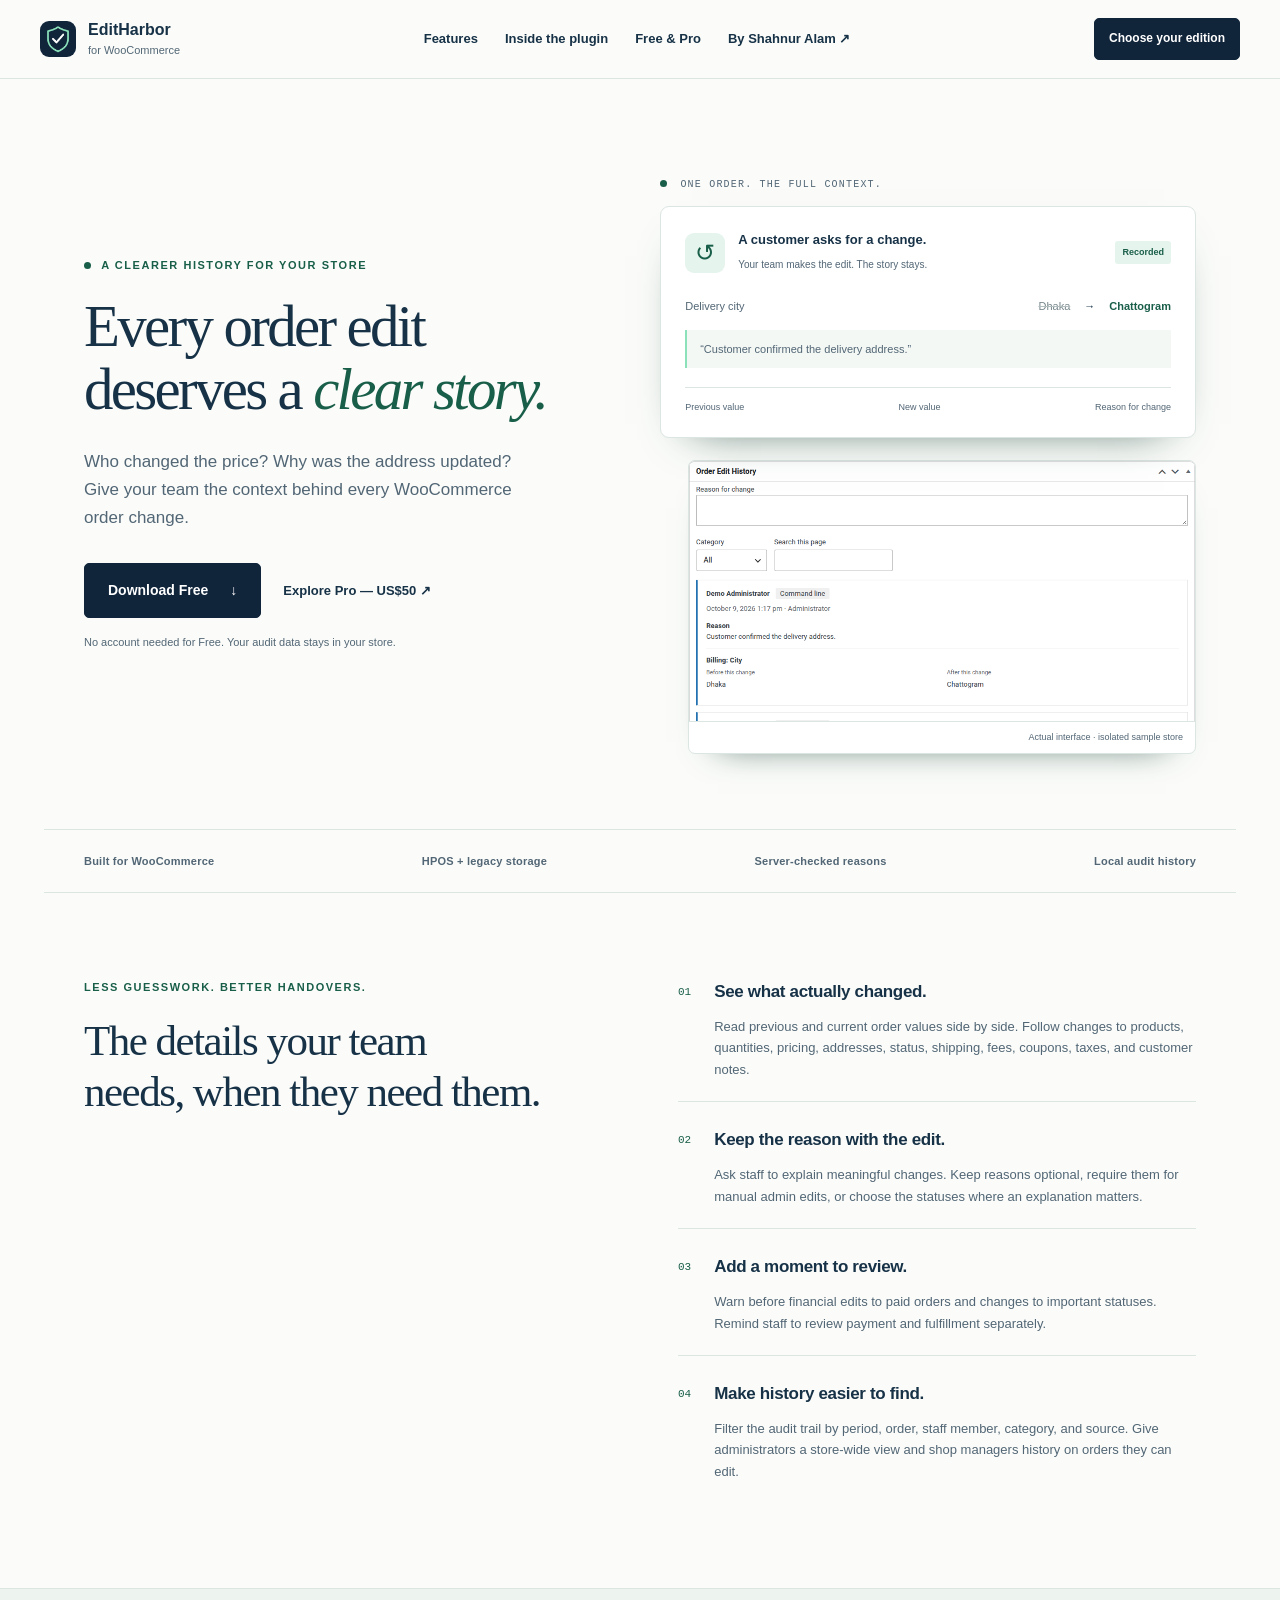
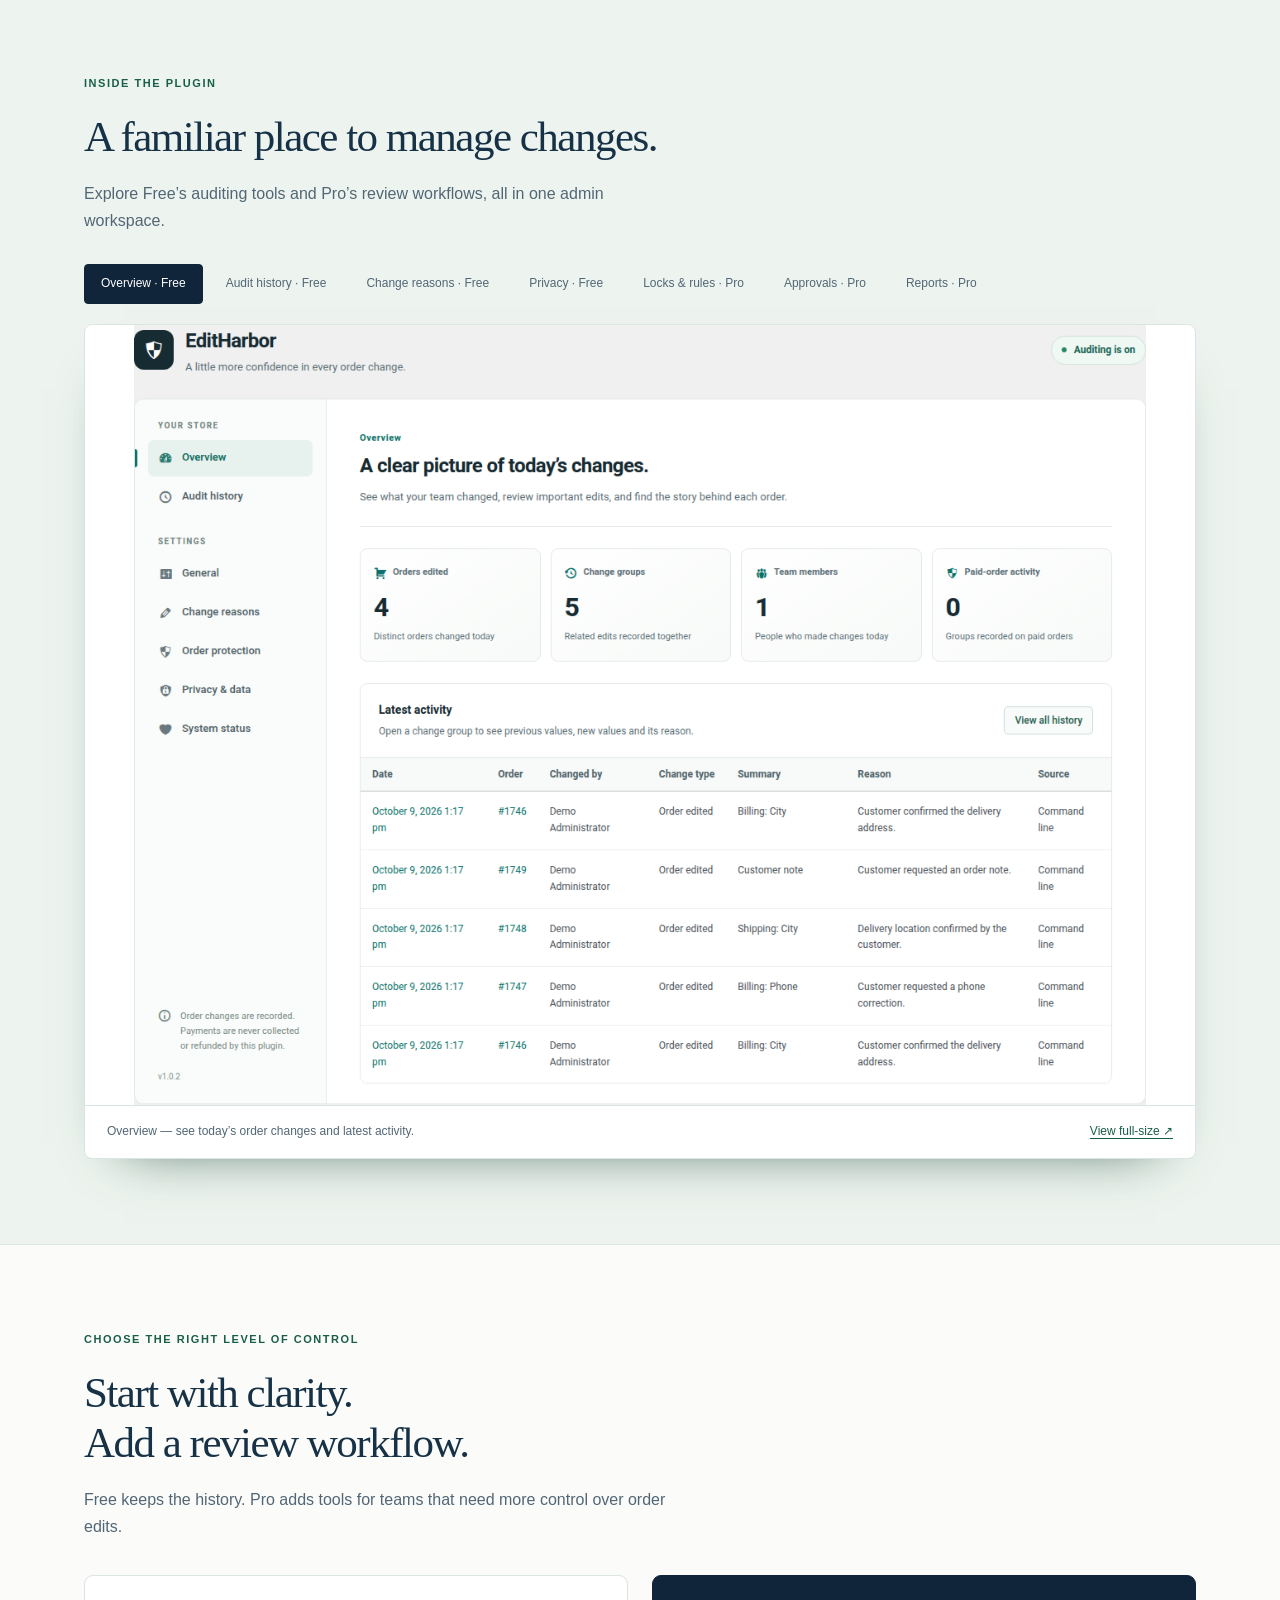
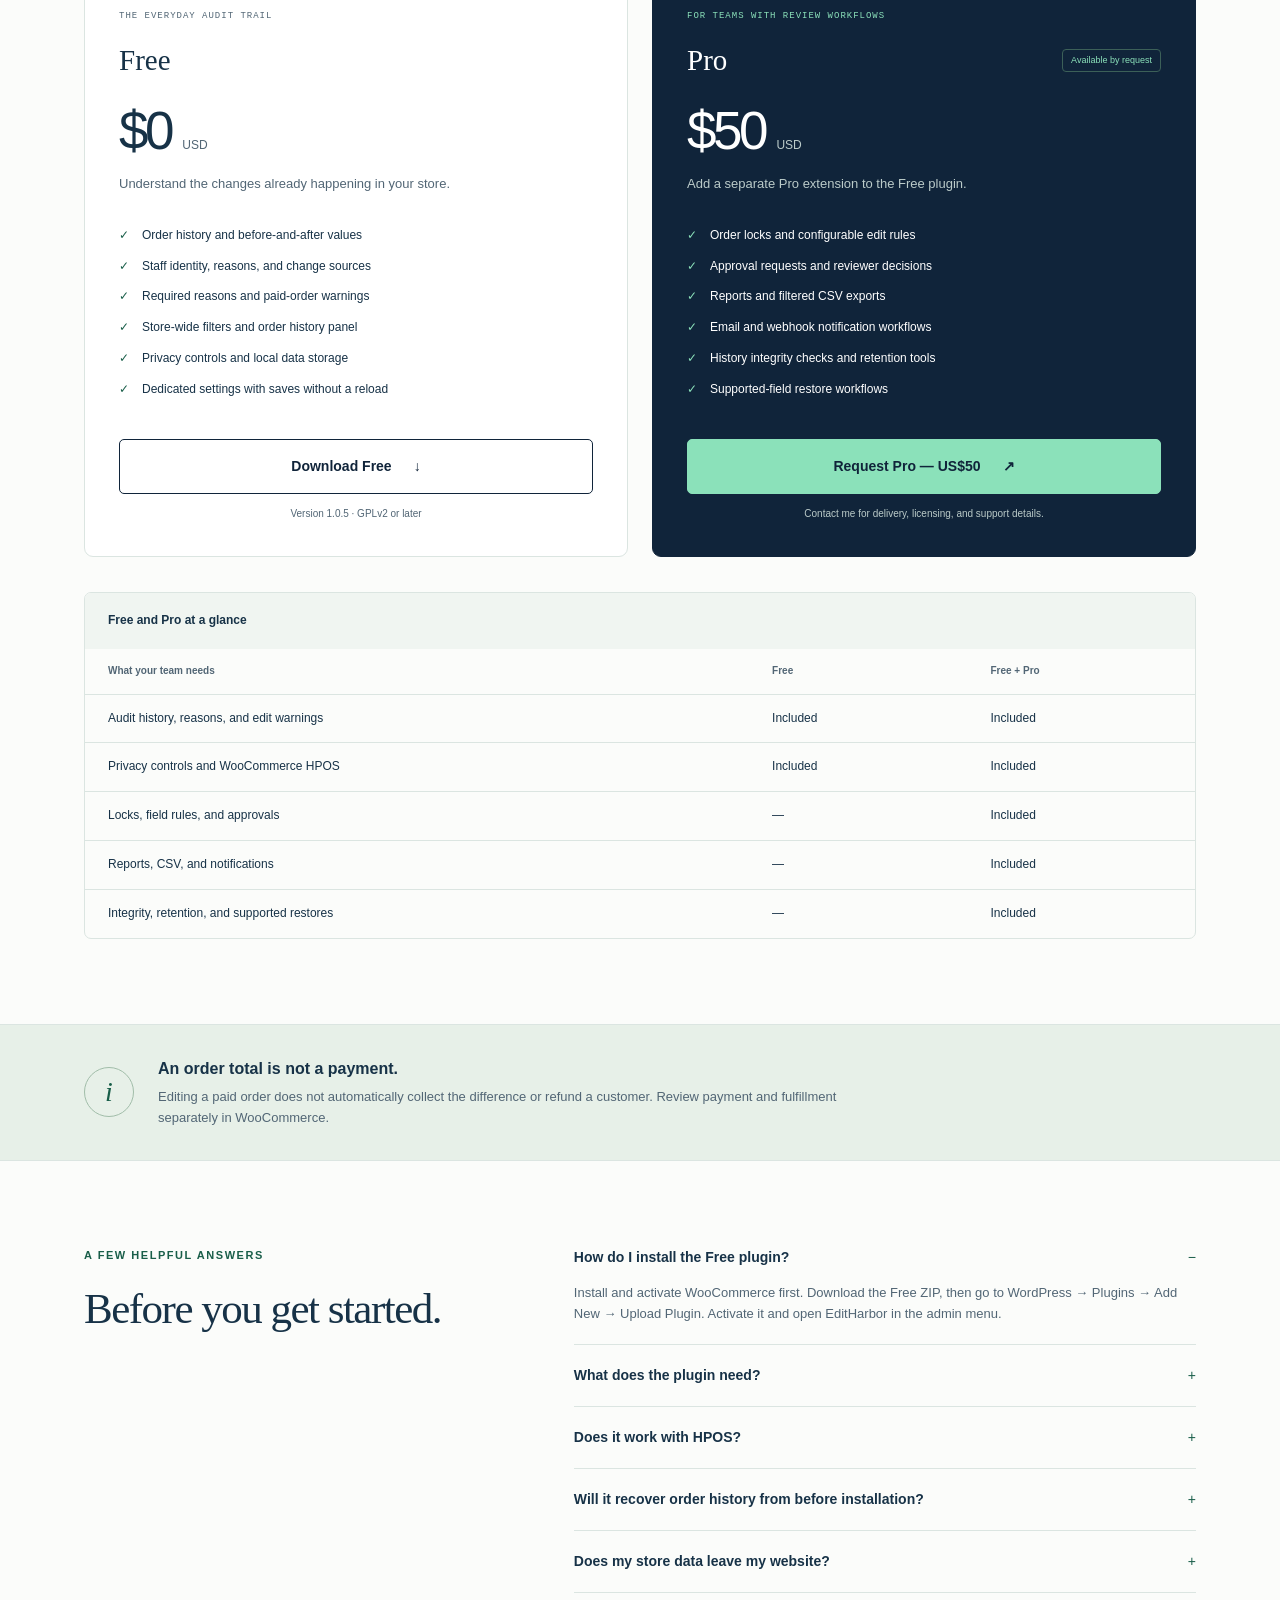
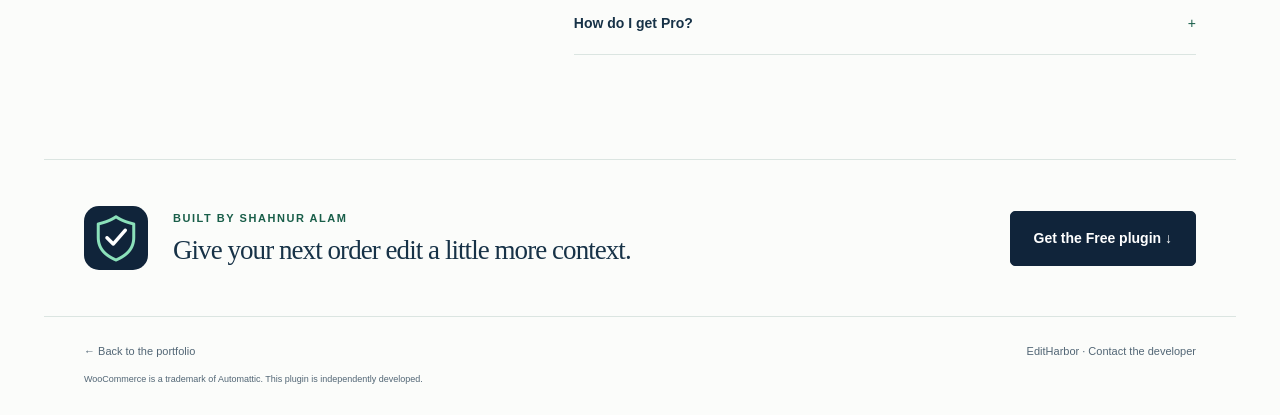
<file: editharbor/index.html>
<!doctype html>
<html lang="en">
<head>
<meta charset="utf-8">
<meta name="viewport" content="width=device-width, initial-scale=1">
<title>EditHarbor – Order History &amp; Guard for WooCommerce | Free &amp; Pro</title>
<meta name="description" content="Know who edited a WooCommerce order, what changed, and why. Download EditHarbor Free, or request Pro for advanced order workflows at US$50.">
<link rel="canonical" href="https://shahnuralam.github.io/editharbor/">
<meta property="og:type" content="website">
<meta property="og:title" content="EditHarbor – Order History &amp; Guard for WooCommerce">
<meta property="og:description" content="Clear order history. Thoughtful edit protection. Free and Pro editions, with Pro at US$50.">
<meta property="og:url" content="https://shahnuralam.github.io/editharbor/">
<meta property="og:image" content="https://shahnuralam.github.io/editharbor/assets/banner-1544x500.png">
<meta name="twitter:card" content="summary_large_image">
<meta name="theme-color" content="#10243a">
<link rel="icon" href="assets/icon-128x128.png">
<link rel="stylesheet" href="style.css">
<script src="page.js" defer></script>
</head>
<body>
<a class="skip" href="#main">Skip to content</a>
<header class="header">
 <a class="brand" href="#"><img src="assets/icon-128x128.png" width="36" height="36" alt=""><span>EditHarbor<small>for WooCommerce</small></span></a>
 <button class="menu-toggle" aria-controls="navigation" aria-expanded="false" type="button">Menu</button>
 <nav id="navigation" aria-label="Main navigation"><a href="#features">Features</a><a href="#screens">Inside the plugin</a><a href="#plans">Free &amp; Pro</a><a href="/#work">By Shahnur Alam ↗</a></nav>
 <a class="button compact" href="#plans">Choose your edition</a>
</header>
<main id="main">
<section class="hero container">
 <div class="hero-copy"><p class="eyebrow"><span></span> A clearer history for your store</p><h1>Every order edit<br>deserves a <em>clear story.</em></h1><p class="intro">Who changed the price? Why was the address updated? Give your team the context behind every WooCommerce order change.</p><div class="actions"><a class="button" href="downloads/editharbor-1.0.5.zip" download>Download Free <span aria-hidden="true">↓</span></a><a class="text-link" href="#plans">Explore Pro — US$50 <span aria-hidden="true">↗</span></a></div><p class="hero-note">No account needed for Free. Your audit data stays in your store.</p></div>
 <div class="hero-visual"><div class="visual-label"><span class="dot"></span> ONE ORDER. THE FULL CONTEXT.</div><div class="story"><div class="story-top"><span class="order-icon" aria-hidden="true">↺</span><div><strong>A customer asks for a change.</strong><small>Your team makes the edit. The story stays.</small></div><span class="story-tag">Recorded</span></div><div class="change-row"><span>Delivery city</span><div><s>Dhaka</s><span aria-hidden="true">→</span><strong>Chattogram</strong></div></div><blockquote>“Customer confirmed the delivery address.”</blockquote><div class="story-bottom"><span>Previous value</span><span>New value</span><span>Reason for change</span></div></div><figure class="hero-shot"><img src="assets/screenshot-8.png" width="940" height="765" alt="Actual native order history panel with a change reason and before-and-after address values"><figcaption>Actual interface · isolated sample store</figcaption></figure></div>
</section>
<div class="assurance container"><span>Built for WooCommerce</span><span>HPOS + legacy storage</span><span>Server-checked reasons</span><span>Local audit history</span></div>
<section class="container features" id="features"><div class="section-heading"><p class="eyebrow">Less guesswork. Better handovers.</p><h2>The details your team<br>needs, when they need them.</h2></div><div class="feature-list"><article><span class="number">01</span><div><h3>See what actually changed.</h3><p>Read previous and current order values side by side. Follow changes to products, quantities, pricing, addresses, status, shipping, fees, coupons, taxes, and customer notes.</p></div></article><article><span class="number">02</span><div><h3>Keep the reason with the edit.</h3><p>Ask staff to explain meaningful changes. Keep reasons optional, require them for manual admin edits, or choose the statuses where an explanation matters.</p></div></article><article><span class="number">03</span><div><h3>Add a moment to review.</h3><p>Warn before financial edits to paid orders and changes to important statuses. Remind staff to review payment and fulfillment separately.</p></div></article><article><span class="number">04</span><div><h3>Make history easier to find.</h3><p>Filter the audit trail by period, order, staff member, category, and source. Give administrators a store-wide view and shop managers history on orders they can edit.</p></div></article></div></section>
<section class="screen-section" id="screens"><div class="container"><div class="section-heading"><p class="eyebrow">Inside the plugin</p><h2>A familiar place to manage changes.</h2><p>Explore Free’s auditing tools and Pro’s review workflows, all in one admin workspace.</p></div><div class="screen-tabs" role="tablist" aria-label="Product screenshots"><button id="view-overview" role="tab" aria-selected="true" aria-controls="screen-panel" data-image="screenshot-1.png" data-caption="Overview — see today’s order changes and latest activity." data-alt="Free plugin overview with daily metrics and recent activity">Overview · Free</button><button id="view-history" role="tab" aria-selected="false" aria-controls="screen-panel" tabindex="-1" data-image="screenshot-2.png" data-caption="Audit history — compare values and find the reason behind an edit." data-alt="Audit history with filters and before-and-after values">Audit history · Free</button><button id="view-reasons" role="tab" aria-selected="false" aria-controls="screen-panel" tabindex="-1" data-image="screenshot-4.png" data-caption="Change reasons — choose when your team needs to explain an edit." data-alt="Change reason settings including selected statuses and length limits">Change reasons · Free</button><button id="view-privacy" role="tab" aria-selected="false" aria-controls="screen-panel" tabindex="-1" data-image="screenshot-6.png" data-caption="Privacy & data — understand masking, retention, and uninstall behavior." data-alt="Privacy and personal audit data settings">Privacy · Free</button><button id="view-rules" role="tab" aria-selected="false" aria-controls="screen-panel" tabindex="-1" data-image="screenshot-9.png" data-caption="Pro locks &amp; rules — decide which edits need a warning, a reason, or approval." data-alt="Pro settings with automatic locks and configurable protection rules">Locks &amp; rules · Pro</button><button id="view-approvals" role="tab" aria-selected="false" aria-controls="screen-panel" tabindex="-1" data-image="screenshot-10.png" data-caption="Pro approvals — compare a proposed change before it reaches the order." data-alt="Pro approval request with a change reason and proposed order values">Approvals · Pro</button><button id="view-reports" role="tab" aria-selected="false" aria-controls="screen-panel" tabindex="-1" data-image="screenshot-11.png" data-caption="Pro reports — review activity, filter results, and export CSV." data-alt="Pro reports with activity summaries and CSV export controls">Reports · Pro</button></div><figure class="product-screen" id="screen-panel" role="tabpanel" aria-labelledby="view-overview" tabindex="0"><img id="screen-image" src="assets/screenshot-1.png" width="1224" height="943" loading="lazy" alt="Free plugin overview with daily metrics and recent activity"><figcaption><span id="screen-caption">Overview — see today’s order changes and latest activity.</span> <a id="screen-full" href="assets/screenshot-1.png" target="_blank" rel="noopener">View full-size ↗</a></figcaption></figure><noscript><p><a href="assets/screenshot-2.png">View audit history</a> · <a href="assets/screenshot-4.png">View change reasons</a> · <a href="assets/screenshot-6.png">View privacy settings</a></p></noscript></div></section>
<section class="container plans" id="plans"><div class="section-heading"><p class="eyebrow">Choose the right level of control</p><h2>Start with clarity.<br>Add a review workflow.</h2><p>Free keeps the history. Pro adds tools for teams that need more control over order edits.</p></div><div class="plan-grid"><article class="plan"><p class="plan-label">THE EVERYDAY AUDIT TRAIL</p><h3>Free</h3><div class="price">$0 <span>USD</span></div><p>Understand the changes already happening in your store.</p><ul><li>Order history and before-and-after values</li><li>Staff identity, reasons, and change sources</li><li>Required reasons and paid-order warnings</li><li>Store-wide filters and order history panel</li><li>Privacy controls and local data storage</li><li>Dedicated settings with saves without a reload</li></ul><a class="button secondary" href="downloads/editharbor-1.0.5.zip" download>Download Free <span aria-hidden="true">↓</span></a><small>Version 1.0.5 · GPLv2 or later</small></article><article class="plan pro"><p class="plan-label">FOR TEAMS WITH REVIEW WORKFLOWS</p><div class="pro-title"><h3>Pro</h3><span>Available by request</span></div><div class="price">$50 <span>USD</span></div><p>Add a separate Pro extension to the Free plugin.</p><ul><li>Order locks and configurable edit rules</li><li>Approval requests and reviewer decisions</li><li>Reports and filtered CSV exports</li><li>Email and webhook notification workflows</li><li>History integrity checks and retention tools</li><li>Supported-field restore workflows</li></ul><a class="button" href="mailto:shahnurlfe@gmail.com?subject=EditHarbor%20Pro%20%E2%80%94%20US%2450&amp;body=Hi%20Shahnur%2C%0A%0AI%27m%20interested%20in%20EditHarbor%20Pro%20at%20US%2450.%0APlease%20send%20the%20delivery%2C%20licensing%2C%20and%20support%20details.%0A%0AMy%20WooCommerce%20version%3A%20%0AMy%20WordPress%20version%3A%20">Request Pro — US$50 <span aria-hidden="true">↗</span></a><small>Contact me for delivery, licensing, and support details.</small></article></div><div class="comparison-wrap"><table><caption>Free and Pro at a glance</caption><thead><tr><th scope="col">What your team needs</th><th scope="col">Free</th><th scope="col">Free + Pro</th></tr></thead><tbody><tr><th scope="row">Audit history, reasons, and edit warnings</th><td>Included</td><td>Included</td></tr><tr><th scope="row">Privacy controls and WooCommerce HPOS</th><td>Included</td><td>Included</td></tr><tr><th scope="row">Locks, field rules, and approvals</th><td>—</td><td>Included</td></tr><tr><th scope="row">Reports, CSV, and notifications</th><td>—</td><td>Included</td></tr><tr><th scope="row">Integrity, retention, and supported restores</th><td>—</td><td>Included</td></tr></tbody></table></div></section>
<section class="note-band"><div class="container"><span class="note-icon" aria-hidden="true">i</span><div><h3>An order total is not a payment.</h3><p>Editing a paid order does not automatically collect the difference or refund a customer. Review payment and fulfillment separately in WooCommerce.</p></div></div></section>
<section class="container faq" id="faq"><div class="section-heading"><p class="eyebrow">A few helpful answers</p><h2>Before you get started.</h2></div><div class="questions"><details open><summary>How do I install the Free plugin?</summary><p>Install and activate WooCommerce first. Download the Free ZIP, then go to WordPress → Plugins → Add New → Upload Plugin. Activate it and open EditHarbor in the admin menu.</p></details><details><summary>What does the plugin need?</summary><p>WordPress 6.5 or newer, PHP 7.4 or newer, and WooCommerce 8.2 or newer. Test required-reason settings with your store’s custom integrations on staging first.</p></details><details><summary>Does it work with HPOS?</summary><p>Yes. Free supports WooCommerce High-Performance Order Storage and legacy order storage. It reads orders through WooCommerce CRUD APIs and stores audit records in separate plugin tables.</p></details><details><summary>Will it recover order history from before installation?</summary><p>No. History begins when auditing is enabled. It records supported edits to existing orders; integrations that write directly to database tables may bypass the WooCommerce hooks it uses.</p></details><details><summary>Does my store data leave my website?</summary><p>The Free plugin stores audit data locally and sends no telemetry. IP collection is off by default. Review privacy settings to choose how personal audit details are stored and displayed. Optional Pro notification workflows can send data to destinations you configure.</p></details><details><summary>How do I get Pro?</summary><p>Use “Request Pro — US$50” to contact Shahnur Alam. Share your store’s WordPress and WooCommerce versions to confirm delivery, compatibility, licensing, and support details before purchasing. Pro is a separate add-on and needs the Free plugin.</p></details></div></section>
<section class="final-cta container"><img src="assets/icon-256x256.png" width="64" height="64" alt=""><div><p class="eyebrow">Built by Shahnur Alam</p><h2>Give your next order edit a little more context.</h2></div><a class="button" href="downloads/editharbor-1.0.5.zip" download>Get the Free plugin ↓</a></section>
</main>
<footer class="container footer"><a href="/">← Back to the portfolio</a><span>EditHarbor · <a href="mailto:shahnurlfe@gmail.com">Contact the developer</a></span><p>WooCommerce is a trademark of Automattic. This plugin is independently developed.</p></footer>
</body>
</html>
</file>
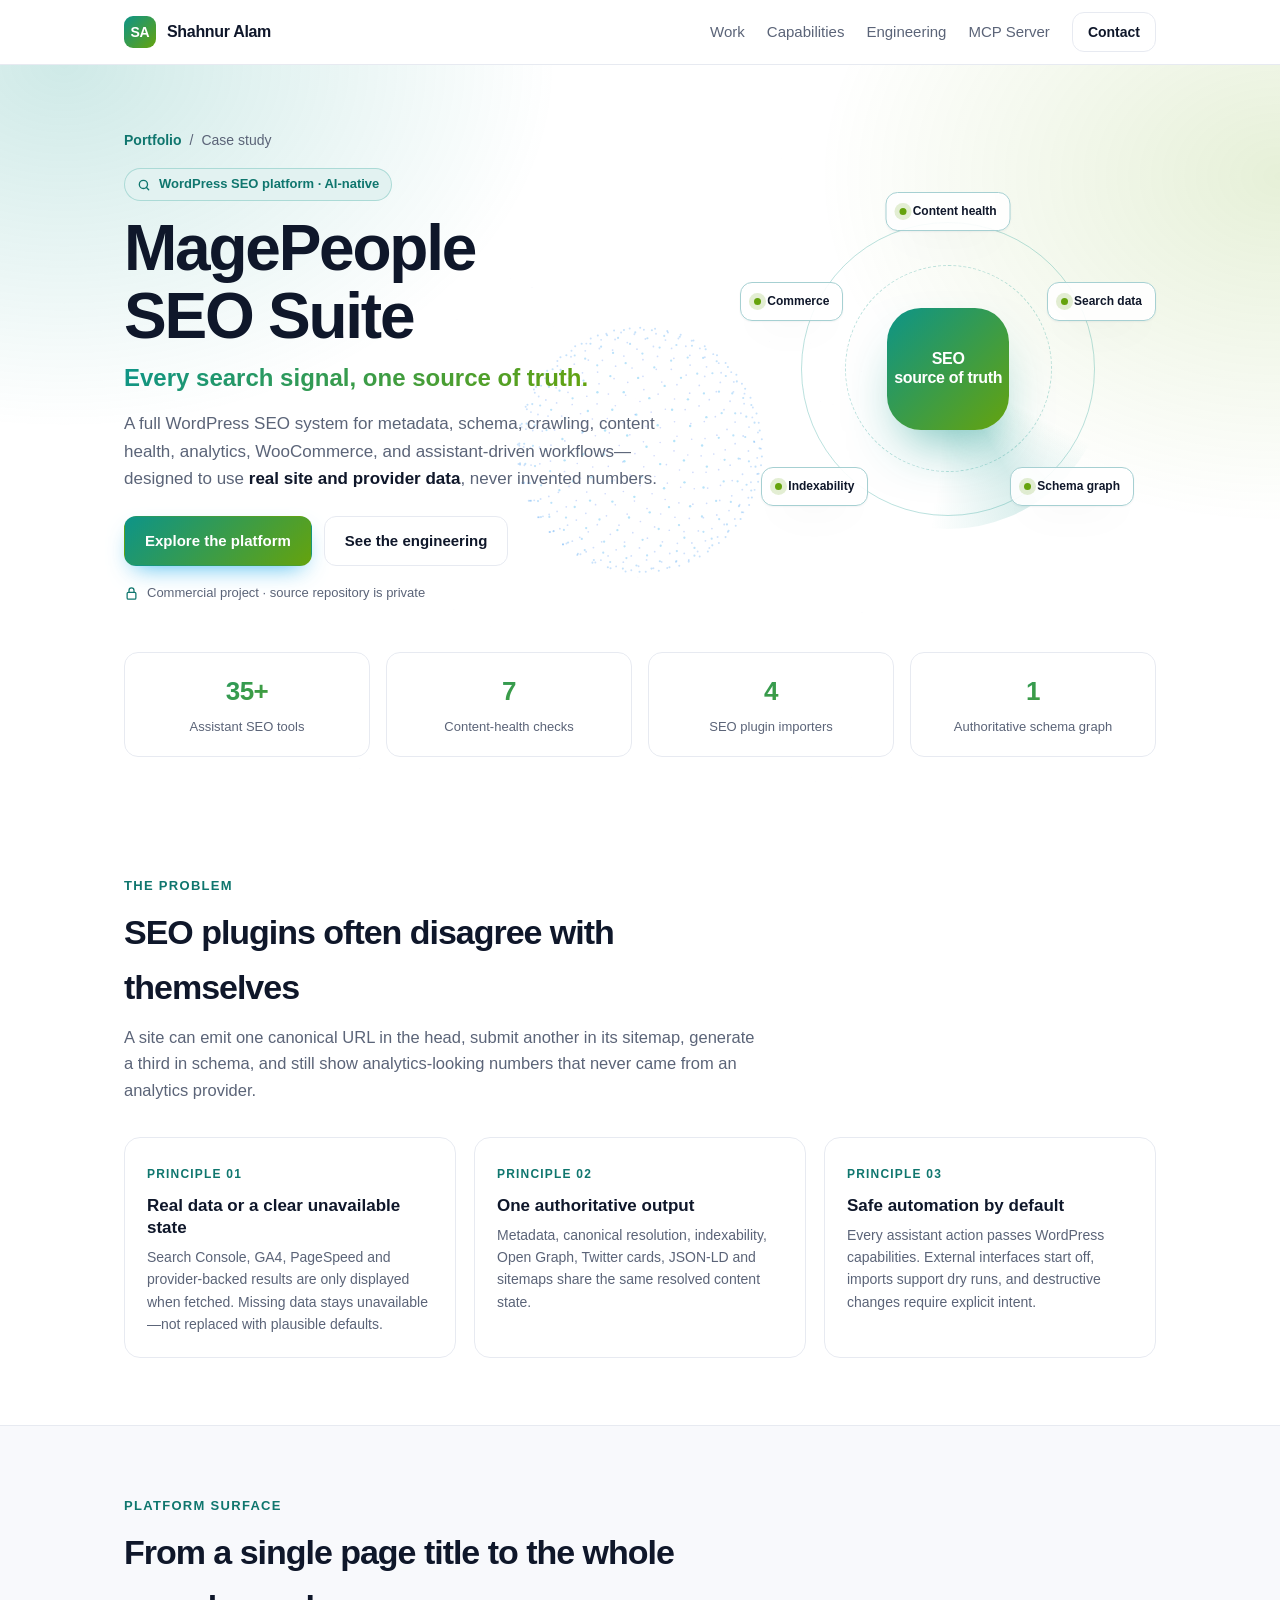
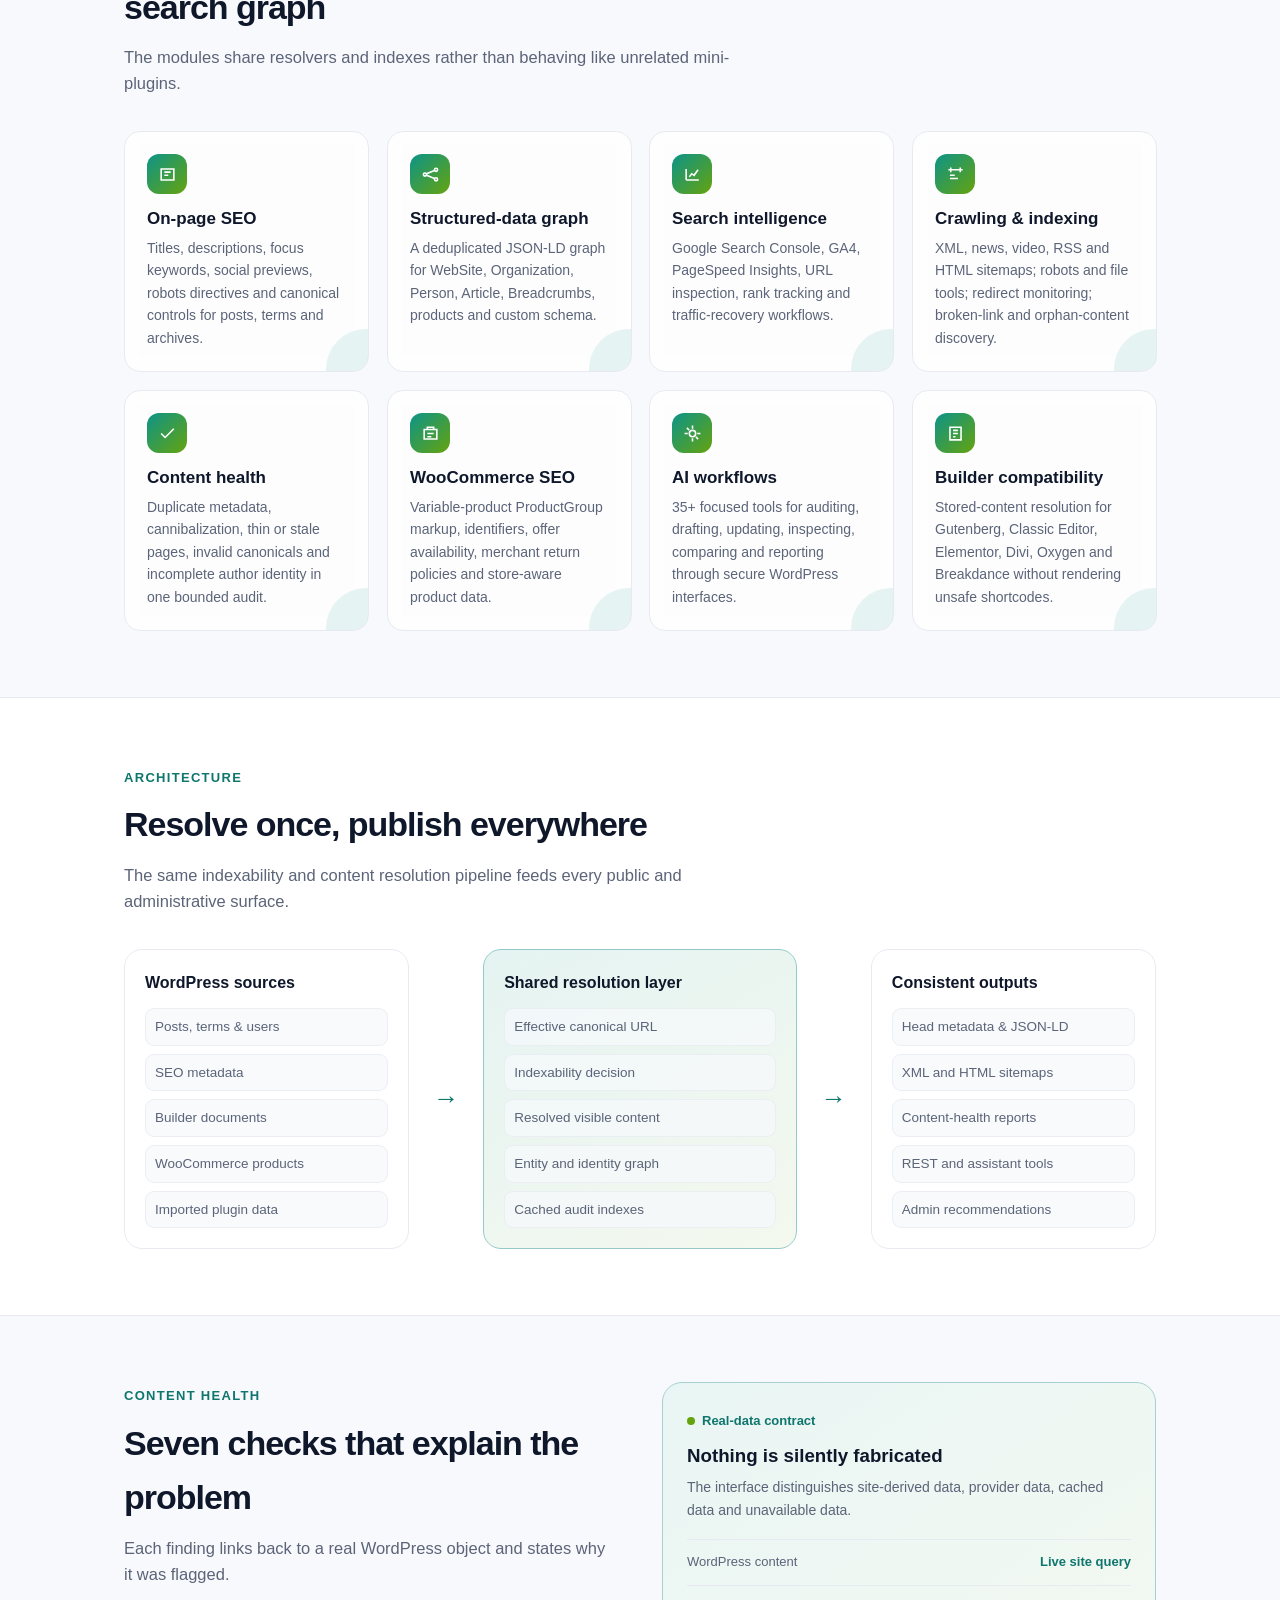
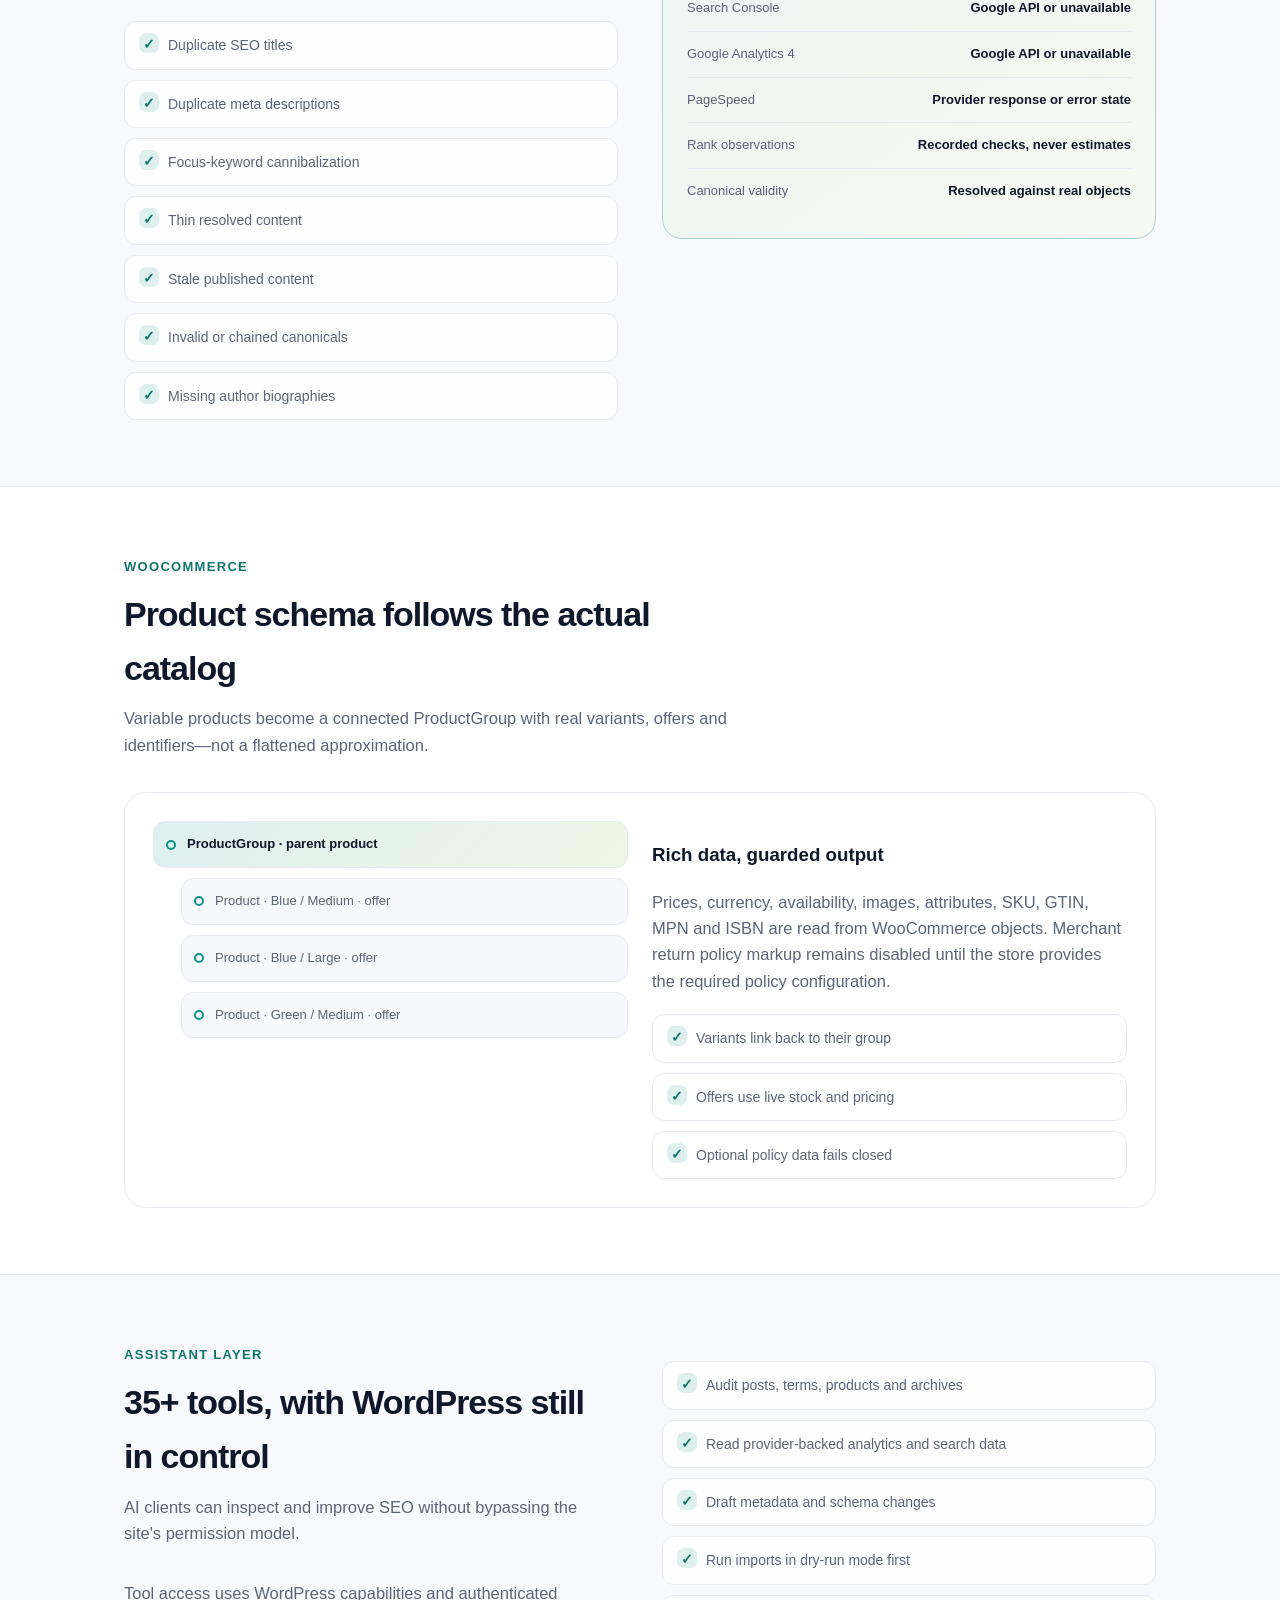
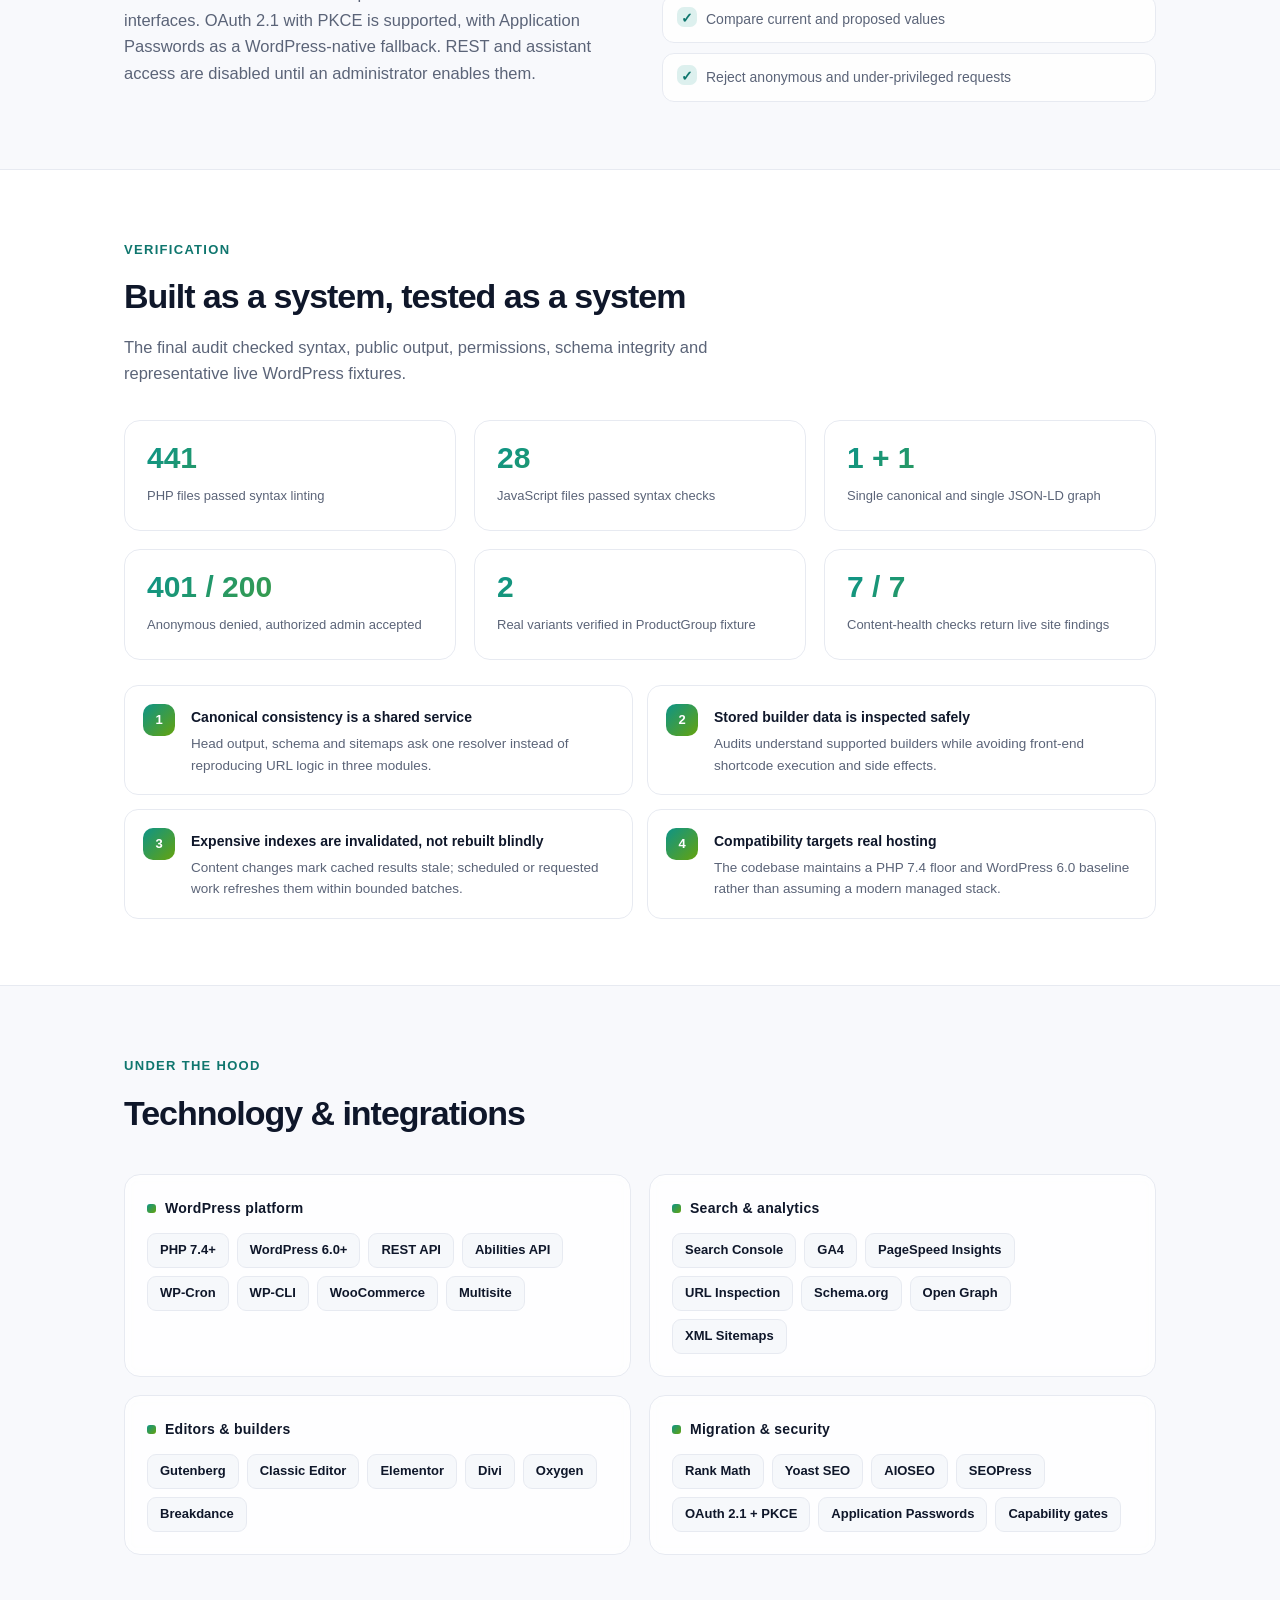
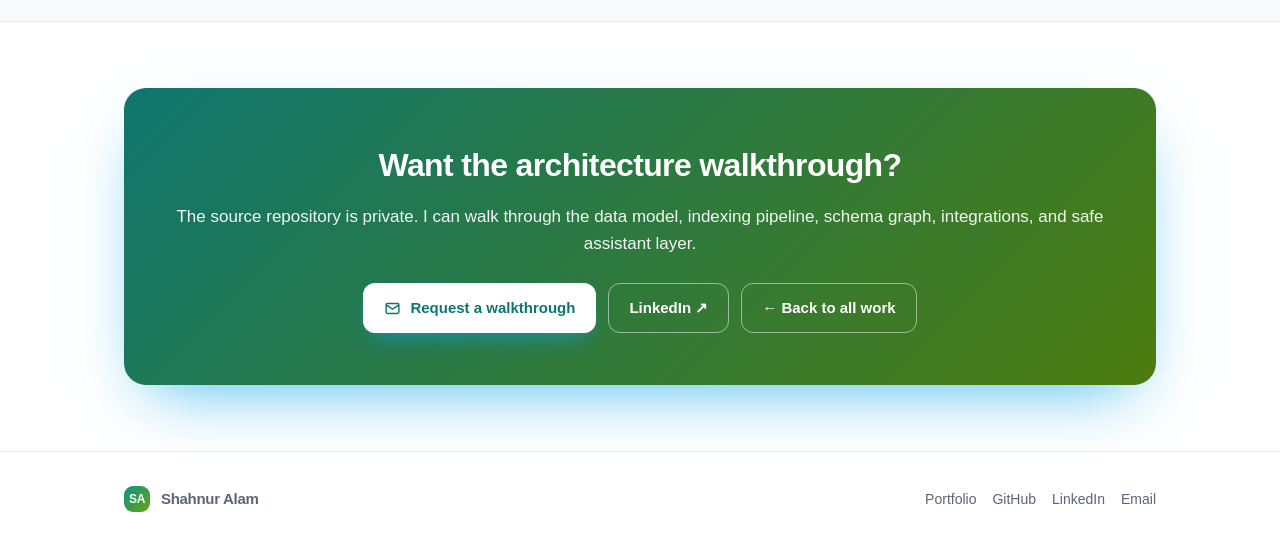
<file: magepeople-seo-suite/index.html>
<!doctype html>
<html lang="en">
<head>
<meta charset="utf-8">
<meta name="viewport" content="width=device-width, initial-scale=1">
<title>MagePeople SEO Suite — WordPress SEO Case Study</title>
<meta name="description" content="MagePeople SEO Suite is an AI-native WordPress SEO platform built around real data, canonical consistency, structured data, content health, analytics, and safe automation.">
<link rel="canonical" href="https://shahnuralam.github.io/magepeople-seo-suite/">
<meta property="og:type" content="article">
<meta property="og:title" content="MagePeople SEO Suite — WordPress SEO Case Study">
<meta property="og:description" content="A real-data-first WordPress SEO platform with 35+ assistant tools, unified schema, content health, analytics, and WooCommerce ProductGroup support.">
<meta property="og:url" content="https://shahnuralam.github.io/magepeople-seo-suite/">
<meta name="twitter:card" content="summary">
<meta name="twitter:title" content="MagePeople SEO Suite — WordPress SEO Case Study">
<meta name="twitter:description" content="Real SEO data, one source of truth, and safe WordPress automation.">
<meta name="theme-color" content="#0d9488">
<link rel="icon" href="data:image/svg+xml,%3Csvg xmlns='http://www.w3.org/2000/svg' viewBox='0 0 100 100'%3E%3Cdefs%3E%3ClinearGradient id='g' x1='0' y1='0' x2='1' y2='1'%3E%3Cstop offset='0' stop-color='%230d9488'/%3E%3Cstop offset='1' stop-color='%2365a30d'/%3E%3C/linearGradient%3E%3C/defs%3E%3Crect width='100' height='100' rx='24' fill='url(%23g)'/%3E%3Ctext x='50' y='68' font-family='Arial,sans-serif' font-size='52' font-weight='700' fill='white' text-anchor='middle'%3ESA%3C/text%3E%3C/svg%3E">
<link rel="stylesheet" href="/assets/site.css">
<style>
  body.seo-page{--a:#0d9488;--a2:#65a30d;--a-ink:#0f766e}
  @media(prefers-color-scheme:dark){body.seo-page{--a:#2dd4bf;--a2:#a3e635;--a-ink:#5eead4}}
  .seo-hero{position:relative;overflow:hidden;padding:64px 0 48px}
  .seo-hero::before{content:"";position:absolute;inset:0;background:
    radial-gradient(55% 70% at 5% 0%,rgba(13,148,136,.2),transparent 70%),
    radial-gradient(50% 65% at 100% 15%,rgba(101,163,13,.16),transparent 72%);pointer-events:none}
  .seo-hero-grid{position:relative;display:grid;grid-template-columns:minmax(0,1.15fr) minmax(320px,.85fr);gap:54px;align-items:center}
  .crumb{display:flex;align-items:center;gap:8px;color:var(--muted);font-size:14px;margin:0 0 17px}
  .crumb a{color:var(--a-ink);font-weight:650}.crumb a:hover{text-decoration:underline}
  .seo-hero h1{font-size:clamp(38px,6vw,64px);max-width:760px}
  .seo-hero .role{font-size:clamp(18px,2.8vw,24px);line-height:1.4;max-width:720px}
  .hero-copy{font-size:17px;color:var(--muted);max-width:700px;margin:16px 0 24px}
  .hero-copy strong{color:var(--text)}
  .privacy-note{display:inline-flex;align-items:center;gap:8px;color:var(--muted);font-size:13px;margin-top:17px}
  .privacy-note svg{color:var(--a-ink)}

  .signal-map{position:relative;min-height:390px;display:grid;place-items:center;isolation:isolate}
  .signal-map::before,.signal-map::after{content:"";position:absolute;border:1px solid color-mix(in srgb,var(--a) 28%,transparent);border-radius:50%;z-index:-1}
  .signal-map::before{width:292px;height:292px}.signal-map::after{width:205px;height:205px;border-style:dashed;animation:orbit 26s linear infinite}
  .radar{position:absolute;width:320px;height:320px;border-radius:50%;background:conic-gradient(from 215deg,transparent 0 73%,color-mix(in srgb,var(--a) 16%,transparent) 82%,transparent 92%);z-index:-2;animation:orbit 12s linear infinite}
  .hub{width:122px;height:122px;border-radius:34px;display:grid;place-items:center;text-align:center;color:#fff;font-weight:850;line-height:1.15;letter-spacing:-.02em;background:linear-gradient(135deg,var(--a),var(--a2));box-shadow:0 28px 60px -25px color-mix(in srgb,var(--a) 85%,transparent)}
  .node{position:absolute;padding:9px 13px;border-radius:12px;background:color-mix(in srgb,var(--bg-card) 90%,transparent);border:1px solid color-mix(in srgb,var(--a) 30%,var(--border));box-shadow:var(--shadow);font-size:12px;font-weight:750;color:var(--text)}
  .n1{top:18px;left:50%;transform:translateX(-50%)}.n2{right:0;top:108px}.n3{right:22px;bottom:58px}.n4{left:21px;bottom:58px}.n5{left:0;top:108px}
  .pulse{display:inline-block;width:7px;height:7px;margin-right:6px;border-radius:50%;background:var(--a2);box-shadow:0 0 0 5px color-mix(in srgb,var(--a2) 18%,transparent)}
  @keyframes orbit{to{transform:rotate(360deg)}}

  .prose{max-width:800px}.prose p{color:var(--muted);font-size:16.5px}.prose strong,.prose b{color:var(--text)}
  .principles,.cap-grid,.proof-grid{display:grid;gap:18px;margin-top:26px}
  .principles{grid-template-columns:repeat(3,1fr)}.cap-grid{grid-template-columns:repeat(4,1fr)}.proof-grid{grid-template-columns:repeat(3,1fr)}
  .card{background:color-mix(in srgb,var(--bg-card) 86%,transparent);border:1px solid var(--border);border-radius:var(--radius);padding:22px;-webkit-backdrop-filter:blur(7px);backdrop-filter:blur(7px)}
  .card .num{font-size:12px;letter-spacing:.1em;text-transform:uppercase;color:var(--a-ink);font-weight:800}
  .card h3{font-size:17px;line-height:1.3;margin:9px 0 7px}.card p{font-size:14px;color:var(--muted);margin:0}
  .cap-card{min-height:188px;position:relative;overflow:hidden}
  .cap-card::after{content:"";position:absolute;width:80px;height:80px;border-radius:50%;right:-38px;bottom:-38px;background:color-mix(in srgb,var(--a) 10%,transparent)}
  .cap-icon{width:40px;height:40px;border-radius:12px;display:grid;place-items:center;color:#fff;background:linear-gradient(135deg,var(--a),var(--a2));margin-bottom:14px}

  .pipeline{display:grid;grid-template-columns:1fr 54px 1.1fr 54px 1fr;align-items:stretch;gap:10px;margin-top:30px}
  .pipe-col{border:1px solid var(--border);background:color-mix(in srgb,var(--bg-card) 87%,transparent);border-radius:18px;padding:20px}
  .pipe-col.central{border-color:color-mix(in srgb,var(--a) 38%,var(--border));background:linear-gradient(150deg,color-mix(in srgb,var(--a) 11%,var(--bg-card)),color-mix(in srgb,var(--a2) 7%,var(--bg-card)))}
  .pipe-col h3{margin:0 0 13px;font-size:16px}.pipe-col ul{list-style:none;padding:0;margin:0;display:grid;gap:8px}
  .pipe-col li{font-size:13.5px;color:var(--muted);padding:7px 9px;border-radius:9px;background:color-mix(in srgb,var(--bg-soft) 75%,transparent);border:1px solid color-mix(in srgb,var(--border) 75%,transparent)}
  .pipe-arrow{display:grid;place-items:center;color:var(--a-ink);font-size:26px;font-weight:300}

  .split{display:grid;grid-template-columns:1fr 1fr;gap:44px;align-items:start}
  .check-list{list-style:none;padding:0;margin:20px 0 0;display:grid;gap:10px}
  .check-list li{position:relative;padding:12px 14px 12px 43px;border-radius:12px;background:color-mix(in srgb,var(--bg-card) 84%,transparent);border:1px solid var(--border);color:var(--muted);font-size:14px}
  .check-list li::before{content:"✓";position:absolute;left:14px;top:11px;width:20px;height:20px;display:grid;place-items:center;border-radius:7px;background:color-mix(in srgb,var(--a) 14%,var(--bg));color:var(--a-ink);font-weight:900}
  .data-panel{border:1px solid color-mix(in srgb,var(--a) 30%,var(--border));border-radius:20px;padding:24px;background:linear-gradient(145deg,color-mix(in srgb,var(--a) 9%,var(--bg-card)),color-mix(in srgb,var(--a2) 6%,var(--bg-card)))}
  .data-panel h3{margin:0 0 6px}.data-panel>p{margin:0 0 18px;color:var(--muted);font-size:14px}
  .metric{display:flex;justify-content:space-between;align-items:center;padding:12px 0;border-top:1px solid var(--border);gap:14px}
  .metric span{font-size:13px;color:var(--muted)}.metric b{font-size:13px;text-align:right}.metric .live{color:var(--a-ink)}

  .woo-box{display:grid;grid-template-columns:1fr 1fr;gap:24px;padding:28px;border-radius:22px;border:1px solid var(--border);background:color-mix(in srgb,var(--bg-card) 86%,transparent)}
  .product-tree{display:grid;gap:10px;align-content:start}.tree-row{display:flex;align-items:center;gap:11px;padding:12px;border-radius:12px;background:var(--bg-soft);border:1px solid var(--border);font-size:13px;color:var(--muted)}
  .tree-row.root{background:linear-gradient(135deg,color-mix(in srgb,var(--a) 14%,var(--bg)),color-mix(in srgb,var(--a2) 10%,var(--bg)));color:var(--text);font-weight:750}
  .tree-row.child{margin-left:28px}.tree-dot{width:10px;height:10px;border:2px solid var(--a);border-radius:50%;flex:none}

  .proof b.big{font-size:30px;display:block;line-height:1;margin-bottom:9px;background:linear-gradient(135deg,var(--a),var(--a2));-webkit-background-clip:text;background-clip:text;color:transparent}
  .proof span{font-size:13px;color:var(--muted)}
  .eng-list{counter-reset:eng;display:grid;grid-template-columns:1fr 1fr;gap:14px;margin-top:26px}
  .eng{counter-increment:eng;display:grid;grid-template-columns:36px 1fr;gap:12px;padding:18px;border:1px solid var(--border);border-radius:14px;background:color-mix(in srgb,var(--bg-card) 84%,transparent)}
  .eng::before{content:counter(eng);width:32px;height:32px;border-radius:10px;display:grid;place-items:center;background:linear-gradient(135deg,var(--a),var(--a2));color:#fff;font-size:13px;font-weight:850}
  .eng b{font-size:14px}.eng p{grid-column:2;margin:3px 0 0;color:var(--muted);font-size:13.5px}

  .truth{display:inline-flex;align-items:center;gap:7px;color:var(--a-ink);font-size:13px;font-weight:750;margin-bottom:9px}
  .truth::before{content:"";width:8px;height:8px;border-radius:50%;background:var(--a2)}
  .skills .d{background:linear-gradient(135deg,var(--a),var(--a2))}
  .band{background:linear-gradient(135deg,#0f766e,#4d7c0f)}
  code{font-family:ui-monospace,SFMono-Regular,Menlo,Consolas,monospace;font-size:.91em;color:var(--text)}

  @media(max-width:920px){.seo-hero-grid{grid-template-columns:1fr}.signal-map{min-height:340px;max-width:470px;margin:0 auto;width:100%}.cap-grid{grid-template-columns:repeat(2,1fr)}.pipeline{grid-template-columns:1fr}.pipe-arrow{transform:rotate(90deg);height:34px}.split{gap:24px}.principles{grid-template-columns:1fr 1fr}}
  @media(max-width:700px){.split,.woo-box{grid-template-columns:1fr}.proof-grid,.principles{grid-template-columns:1fr}.eng-list{grid-template-columns:1fr}.seo-hero{padding-top:44px}}
  @media(max-width:520px){.cap-grid{grid-template-columns:1fr}.signal-map{min-height:300px;transform:scale(.88);margin:-12px auto}.radar{width:280px;height:280px}.signal-map::before{width:260px;height:260px}.signal-map::after{width:180px;height:180px}.n2{right:-18px}.n5{left:-18px}.seo-hero h1{font-size:38px}}
  @media(prefers-reduced-motion:reduce){.radar,.signal-map::after{animation:none}}
</style>
<script type="application/ld+json">
{
  "@context":"https://schema.org",
  "@type":"SoftwareSourceCode",
  "name":"MagePeople SEO Suite",
  "description":"An AI-native WordPress SEO platform built around real data, canonical consistency, structured data, content health, analytics, and safe automation.",
  "programmingLanguage":["PHP","JavaScript"],
  "runtimePlatform":"WordPress 6.0+",
  "url":"https://shahnuralam.github.io/magepeople-seo-suite/",
  "author":{"@type":"Person","name":"Shahnur Alam","url":"https://shahnuralam.github.io/"}
}
</script>
</head>
<body id="top" class="seo-page">
<canvas id="bg" aria-hidden="true"></canvas>

<header class="nav">
  <div class="wrap nav-in">
    <a class="brand" href="/"><span class="mk">SA</span>Shahnur Alam</a>
    <div class="nav-right">
      <nav class="nav-links" id="navLinks">
        <a class="hide-sm" href="/#work">Work</a>
        <a class="hide-sm" href="#capabilities">Capabilities</a>
        <a class="hide-sm" href="#engineering">Engineering</a>
        <a class="hide-sm" href="/wp-mcp-server/">MCP Server</a>
      </nav>
      <a class="btn btn-ghost nav-cta" style="padding:8px 15px;font-size:14px" href="#contact">Contact</a>
      <button type="button" class="nav-toggle" id="navToggle" aria-label="Open menu" aria-expanded="false" aria-controls="navLinks">
        <svg class="ic-open" width="20" height="20" viewBox="0 0 24 24" fill="none" stroke="currentColor" stroke-width="2" stroke-linecap="round"><path d="M4 7h16M4 12h16M4 17h16"/></svg>
        <svg class="ic-close" width="20" height="20" viewBox="0 0 24 24" fill="none" stroke="currentColor" stroke-width="2" stroke-linecap="round"><path d="M6 6l12 12M18 6 6 18"/></svg>
      </button>
    </div>
  </div>
</header>

<main>
<div class="seo-hero">
  <div class="wrap">
    <div class="seo-hero-grid">
      <div>
        <p class="crumb"><a href="/">Portfolio</a><span>/</span><span>Case study</span></p>
        <span class="eyebrow">
          <svg width="14" height="14" viewBox="0 0 24 24" fill="none" stroke="currentColor" stroke-width="2.3" stroke-linecap="round"><circle cx="11" cy="11" r="7"/><path d="m20 20-4-4"/></svg>
          WordPress SEO platform · AI-native
        </span>
        <h1>MagePeople<br>SEO Suite</h1>
        <p class="role"><span class="grad">Every search signal, one source of truth.</span></p>
        <p class="hero-copy">A full WordPress SEO system for metadata, schema, crawling, content health, analytics, WooCommerce, and assistant-driven workflows—designed to use <strong>real site and provider data</strong>, never invented numbers.</p>
        <div class="cta">
          <a class="btn btn-primary" href="#capabilities">Explore the platform</a>
          <a class="btn btn-ghost" href="#engineering">See the engineering</a>
        </div>
        <span class="privacy-note">
          <svg width="15" height="15" viewBox="0 0 24 24" fill="none" stroke="currentColor" stroke-width="2"><rect x="5" y="10" width="14" height="11" rx="2"/><path d="M8 10V7a4 4 0 0 1 8 0v3"/></svg>
          Commercial project · source repository is private
        </span>
      </div>
      <div class="signal-map" aria-hidden="true">
        <div class="radar"></div>
        <div class="hub">SEO<br>source of truth</div>
        <div class="node n1"><span class="pulse"></span>Content health</div>
        <div class="node n2"><span class="pulse"></span>Search data</div>
        <div class="node n3"><span class="pulse"></span>Schema graph</div>
        <div class="node n4"><span class="pulse"></span>Indexability</div>
        <div class="node n5"><span class="pulse"></span>Commerce</div>
      </div>
    </div>
    <div class="stats reveal">
      <div class="stat tilt"><b>35+</b><span>Assistant SEO tools</span></div>
      <div class="stat tilt"><b>7</b><span>Content-health checks</span></div>
      <div class="stat tilt"><b>4</b><span>SEO plugin importers</span></div>
      <div class="stat tilt"><b>1</b><span>Authoritative schema graph</span></div>
    </div>
  </div>
</div>

<section class="reveal">
  <div class="wrap">
    <div class="sec-head"><span class="k">The problem</span><h2>SEO plugins often disagree with themselves</h2><p>A site can emit one canonical URL in the head, submit another in its sitemap, generate a third in schema, and still show analytics-looking numbers that never came from an analytics provider.</p></div>
    <div class="principles">
      <article class="card tilt"><span class="num">Principle 01</span><h3>Real data or a clear unavailable state</h3><p>Search Console, GA4, PageSpeed and provider-backed results are only displayed when fetched. Missing data stays unavailable—not replaced with plausible defaults.</p></article>
      <article class="card tilt"><span class="num">Principle 02</span><h3>One authoritative output</h3><p>Metadata, canonical resolution, indexability, Open Graph, Twitter cards, JSON-LD and sitemaps share the same resolved content state.</p></article>
      <article class="card tilt"><span class="num">Principle 03</span><h3>Safe automation by default</h3><p>Every assistant action passes WordPress capabilities. External interfaces start off, imports support dry runs, and destructive changes require explicit intent.</p></article>
    </div>
  </div>
</section>

<section id="capabilities" class="alt reveal">
  <div class="wrap">
    <div class="sec-head"><span class="k">Platform surface</span><h2>From a single page title to the whole search graph</h2><p>The modules share resolvers and indexes rather than behaving like unrelated mini-plugins.</p></div>
    <div class="cap-grid">
      <article class="card cap-card tilt"><div class="cap-icon"><svg width="19" height="19" viewBox="0 0 24 24" fill="none" stroke="currentColor" stroke-width="2"><path d="M4 5h16v14H4zM8 9h8M8 13h5"/></svg></div><h3>On-page SEO</h3><p>Titles, descriptions, focus keywords, social previews, robots directives and canonical controls for posts, terms and archives.</p></article>
      <article class="card cap-card tilt"><div class="cap-icon"><svg width="19" height="19" viewBox="0 0 24 24" fill="none" stroke="currentColor" stroke-width="2"><circle cx="5" cy="12" r="2"/><circle cx="19" cy="6" r="2"/><circle cx="19" cy="18" r="2"/><path d="m7 11 10-4M7 13l10 4"/></svg></div><h3>Structured-data graph</h3><p>A deduplicated JSON-LD graph for WebSite, Organization, Person, Article, Breadcrumbs, products and custom schema.</p></article>
      <article class="card cap-card tilt"><div class="cap-icon"><svg width="19" height="19" viewBox="0 0 24 24" fill="none" stroke="currentColor" stroke-width="2"><path d="M4 19V5M4 19h16M8 15l3-4 3 2 5-7"/></svg></div><h3>Search intelligence</h3><p>Google Search Console, GA4, PageSpeed Insights, URL inspection, rank tracking and traffic-recovery workflows.</p></article>
      <article class="card cap-card tilt"><div class="cap-icon"><svg width="19" height="19" viewBox="0 0 24 24" fill="none" stroke="currentColor" stroke-width="2"><path d="M3 6h18M6 3v6M18 3v6M5 13h6M5 17h10"/></svg></div><h3>Crawling &amp; indexing</h3><p>XML, news, video, RSS and HTML sitemaps; robots and file tools; redirect monitoring; broken-link and orphan-content discovery.</p></article>
      <article class="card cap-card tilt"><div class="cap-icon"><svg width="19" height="19" viewBox="0 0 24 24" fill="none" stroke="currentColor" stroke-width="2"><path d="m4 12 5 5L20 6"/></svg></div><h3>Content health</h3><p>Duplicate metadata, cannibalization, thin or stale pages, invalid canonicals and incomplete author identity in one bounded audit.</p></article>
      <article class="card cap-card tilt"><div class="cap-icon"><svg width="19" height="19" viewBox="0 0 24 24" fill="none" stroke="currentColor" stroke-width="2"><path d="M4 7h16v12H4zM8 7V4h8v3M8 12h8M8 16h5"/></svg></div><h3>WooCommerce SEO</h3><p>Variable-product ProductGroup markup, identifiers, offer availability, merchant return policies and store-aware product data.</p></article>
      <article class="card cap-card tilt"><div class="cap-icon"><svg width="19" height="19" viewBox="0 0 24 24" fill="none" stroke="currentColor" stroke-width="2"><path d="M12 2v4M12 18v4M4.9 4.9l2.8 2.8M16.3 16.3l2.8 2.8M2 12h4M18 12h4"/><circle cx="12" cy="12" r="4"/></svg></div><h3>AI workflows</h3><p>35+ focused tools for auditing, drafting, updating, inspecting, comparing and reporting through secure WordPress interfaces.</p></article>
      <article class="card cap-card tilt"><div class="cap-icon"><svg width="19" height="19" viewBox="0 0 24 24" fill="none" stroke="currentColor" stroke-width="2"><path d="M5 4h14v16H5zM9 8h6M9 12h6M9 16h3"/></svg></div><h3>Builder compatibility</h3><p>Stored-content resolution for Gutenberg, Classic Editor, Elementor, Divi, Oxygen and Breakdance without rendering unsafe shortcodes.</p></article>
    </div>
  </div>
</section>

<section class="reveal">
  <div class="wrap">
    <div class="sec-head"><span class="k">Architecture</span><h2>Resolve once, publish everywhere</h2><p>The same indexability and content resolution pipeline feeds every public and administrative surface.</p></div>
    <div class="pipeline">
      <div class="pipe-col"><h3>WordPress sources</h3><ul><li>Posts, terms &amp; users</li><li>SEO metadata</li><li>Builder documents</li><li>WooCommerce products</li><li>Imported plugin data</li></ul></div>
      <div class="pipe-arrow" aria-hidden="true">→</div>
      <div class="pipe-col central"><h3>Shared resolution layer</h3><ul><li>Effective canonical URL</li><li>Indexability decision</li><li>Resolved visible content</li><li>Entity and identity graph</li><li>Cached audit indexes</li></ul></div>
      <div class="pipe-arrow" aria-hidden="true">→</div>
      <div class="pipe-col"><h3>Consistent outputs</h3><ul><li>Head metadata &amp; JSON-LD</li><li>XML and HTML sitemaps</li><li>Content-health reports</li><li>REST and assistant tools</li><li>Admin recommendations</li></ul></div>
    </div>
  </div>
</section>

<section class="alt reveal">
  <div class="wrap split">
    <div>
      <div class="sec-head"><span class="k">Content health</span><h2>Seven checks that explain the problem</h2><p>Each finding links back to a real WordPress object and states why it was flagged.</p></div>
      <ul class="check-list">
        <li>Duplicate SEO titles</li><li>Duplicate meta descriptions</li><li>Focus-keyword cannibalization</li><li>Thin resolved content</li><li>Stale published content</li><li>Invalid or chained canonicals</li><li>Missing author biographies</li>
      </ul>
    </div>
    <div class="data-panel">
      <span class="truth">Real-data contract</span>
      <h3>Nothing is silently fabricated</h3>
      <p>The interface distinguishes site-derived data, provider data, cached data and unavailable data.</p>
      <div class="metric"><span>WordPress content</span><b class="live">Live site query</b></div>
      <div class="metric"><span>Search Console</span><b>Google API or unavailable</b></div>
      <div class="metric"><span>Google Analytics 4</span><b>Google API or unavailable</b></div>
      <div class="metric"><span>PageSpeed</span><b>Provider response or error state</b></div>
      <div class="metric"><span>Rank observations</span><b>Recorded checks, never estimates</b></div>
      <div class="metric"><span>Canonical validity</span><b>Resolved against real objects</b></div>
    </div>
  </div>
</section>

<section class="reveal">
  <div class="wrap">
    <div class="sec-head"><span class="k">WooCommerce</span><h2>Product schema follows the actual catalog</h2><p>Variable products become a connected ProductGroup with real variants, offers and identifiers—not a flattened approximation.</p></div>
    <div class="woo-box">
      <div class="product-tree" aria-label="ProductGroup structure">
        <div class="tree-row root"><span class="tree-dot"></span>ProductGroup · parent product</div>
        <div class="tree-row child"><span class="tree-dot"></span>Product · Blue / Medium · offer</div>
        <div class="tree-row child"><span class="tree-dot"></span>Product · Blue / Large · offer</div>
        <div class="tree-row child"><span class="tree-dot"></span>Product · Green / Medium · offer</div>
      </div>
      <div>
        <h3>Rich data, guarded output</h3>
        <div class="prose"><p>Prices, currency, availability, images, attributes, SKU, GTIN, MPN and ISBN are read from WooCommerce objects. Merchant return policy markup remains disabled until the store provides the required policy configuration.</p></div>
        <ul class="check-list"><li>Variants link back to their group</li><li>Offers use live stock and pricing</li><li>Optional policy data fails closed</li></ul>
      </div>
    </div>
  </div>
</section>

<section class="alt reveal">
  <div class="wrap split">
    <div>
      <div class="sec-head"><span class="k">Assistant layer</span><h2>35+ tools, with WordPress still in control</h2><p>AI clients can inspect and improve SEO without bypassing the site's permission model.</p></div>
      <div class="prose"><p>Tool access uses WordPress capabilities and authenticated interfaces. OAuth 2.1 with PKCE is supported, with Application Passwords as a WordPress-native fallback. REST and assistant access are disabled until an administrator enables them.</p></div>
    </div>
    <div>
      <ul class="check-list">
        <li>Audit posts, terms, products and archives</li><li>Read provider-backed analytics and search data</li><li>Draft metadata and schema changes</li><li>Run imports in dry-run mode first</li><li>Compare current and proposed values</li><li>Reject anonymous and under-privileged requests</li>
      </ul>
    </div>
  </div>
</section>

<section id="engineering" class="reveal">
  <div class="wrap">
    <div class="sec-head"><span class="k">Verification</span><h2>Built as a system, tested as a system</h2><p>The final audit checked syntax, public output, permissions, schema integrity and representative live WordPress fixtures.</p></div>
    <div class="proof-grid">
      <div class="card proof tilt"><b class="big">441</b><span>PHP files passed syntax linting</span></div>
      <div class="card proof tilt"><b class="big">28</b><span>JavaScript files passed syntax checks</span></div>
      <div class="card proof tilt"><b class="big">1 + 1</b><span>Single canonical and single JSON-LD graph</span></div>
      <div class="card proof tilt"><b class="big">401 / 200</b><span>Anonymous denied, authorized admin accepted</span></div>
      <div class="card proof tilt"><b class="big">2</b><span>Real variants verified in ProductGroup fixture</span></div>
      <div class="card proof tilt"><b class="big">7 / 7</b><span>Content-health checks return live site findings</span></div>
    </div>
    <div class="eng-list">
      <article class="eng"><div><b>Canonical consistency is a shared service</b><p>Head output, schema and sitemaps ask one resolver instead of reproducing URL logic in three modules.</p></div></article>
      <article class="eng"><div><b>Stored builder data is inspected safely</b><p>Audits understand supported builders while avoiding front-end shortcode execution and side effects.</p></div></article>
      <article class="eng"><div><b>Expensive indexes are invalidated, not rebuilt blindly</b><p>Content changes mark cached results stale; scheduled or requested work refreshes them within bounded batches.</p></div></article>
      <article class="eng"><div><b>Compatibility targets real hosting</b><p>The codebase maintains a PHP 7.4 floor and WordPress 6.0 baseline rather than assuming a modern managed stack.</p></div></article>
    </div>
  </div>
</section>

<section class="alt reveal">
  <div class="wrap">
    <div class="sec-head"><span class="k">Under the hood</span><h2>Technology &amp; integrations</h2></div>
    <div class="skills">
      <div class="skb tilt"><h4><span class="d"></span>WordPress platform</h4><div class="chips"><span class="chip">PHP 7.4+</span><span class="chip">WordPress 6.0+</span><span class="chip">REST API</span><span class="chip">Abilities API</span><span class="chip">WP-Cron</span><span class="chip">WP-CLI</span><span class="chip">WooCommerce</span><span class="chip">Multisite</span></div></div>
      <div class="skb tilt"><h4><span class="d"></span>Search &amp; analytics</h4><div class="chips"><span class="chip">Search Console</span><span class="chip">GA4</span><span class="chip">PageSpeed Insights</span><span class="chip">URL Inspection</span><span class="chip">Schema.org</span><span class="chip">Open Graph</span><span class="chip">XML Sitemaps</span></div></div>
      <div class="skb tilt"><h4><span class="d"></span>Editors &amp; builders</h4><div class="chips"><span class="chip">Gutenberg</span><span class="chip">Classic Editor</span><span class="chip">Elementor</span><span class="chip">Divi</span><span class="chip">Oxygen</span><span class="chip">Breakdance</span></div></div>
      <div class="skb tilt"><h4><span class="d"></span>Migration &amp; security</h4><div class="chips"><span class="chip">Rank Math</span><span class="chip">Yoast SEO</span><span class="chip">AIOSEO</span><span class="chip">SEOPress</span><span class="chip">OAuth 2.1 + PKCE</span><span class="chip">Application Passwords</span><span class="chip">Capability gates</span></div></div>
    </div>
  </div>
</section>

<section id="contact" class="reveal">
  <div class="wrap">
    <div class="band">
      <h2>Want the architecture walkthrough?</h2>
      <p>The source repository is private. I can walk through the data model, indexing pipeline, schema graph, integrations, and safe assistant layer.</p>
      <div class="cta">
        <a class="btn btn-primary" href="mailto:shahnurlfe@gmail.com?subject=MagePeople%20SEO%20Suite%20walkthrough">
          <svg width="17" height="17" viewBox="0 0 24 24" fill="none" stroke="currentColor" stroke-width="2"><rect x="3" y="5" width="18" height="14" rx="2"/><path d="m3 7 9 6 9-6"/></svg>
          Request a walkthrough
        </a>
        <a class="btn btn-ghost" href="https://www.linkedin.com/in/alamshahnur" target="_blank" rel="noopener">LinkedIn ↗</a>
        <a class="btn btn-ghost" href="/#work">← Back to all work</a>
      </div>
    </div>
  </div>
</section>
</main>

<footer>
  <div class="wrap foot-in">
    <div class="brand" style="font-size:15px"><a href="/" style="display:flex;align-items:center;gap:11px"><span class="mk" style="width:26px;height:26px;font-size:12px">SA</span>Shahnur Alam</a></div>
    <div class="soc"><a href="/">Portfolio</a><a href="https://github.com/Shahnuralam" target="_blank" rel="noopener">GitHub</a><a href="https://www.linkedin.com/in/alamshahnur" target="_blank" rel="noopener">LinkedIn</a><a href="mailto:shahnurlfe@gmail.com">Email</a></div>
  </div>
</footer>

<script src="/assets/site.js" defer></script>
</body>
</html>
</file>
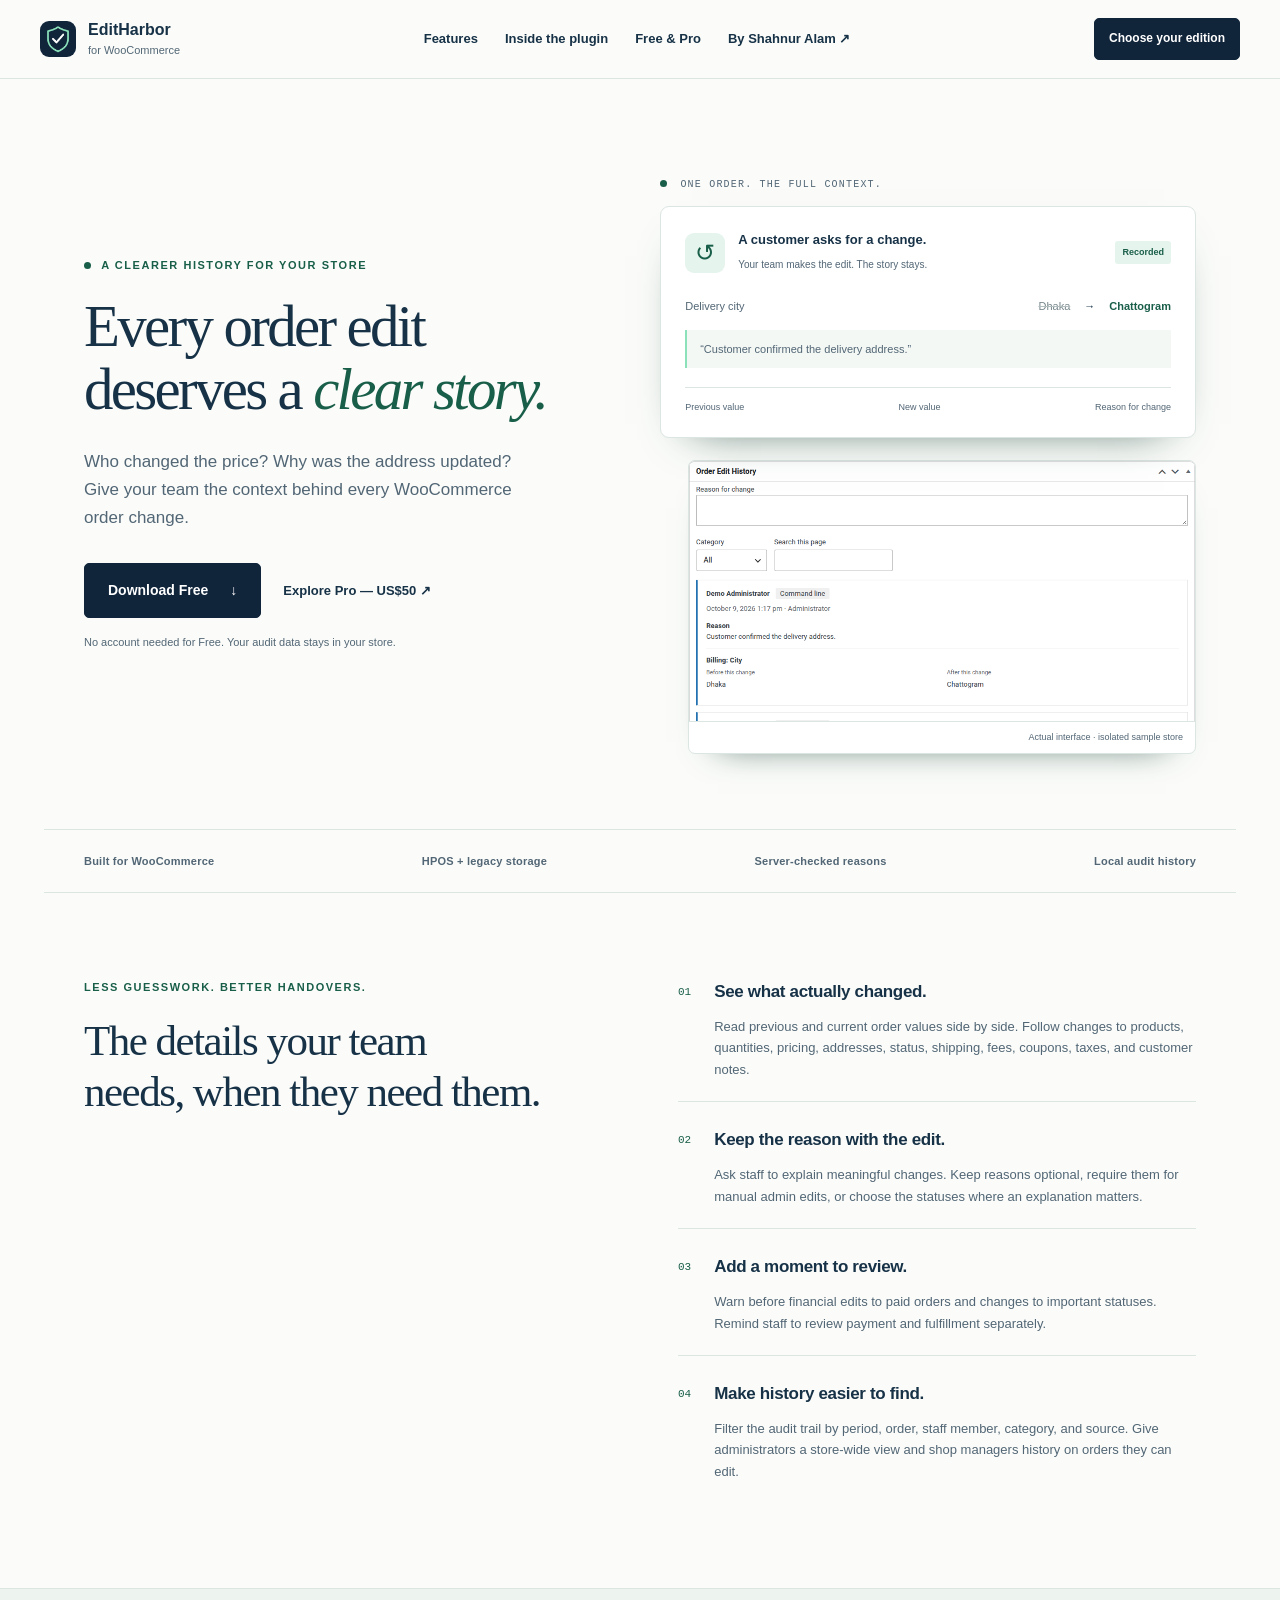
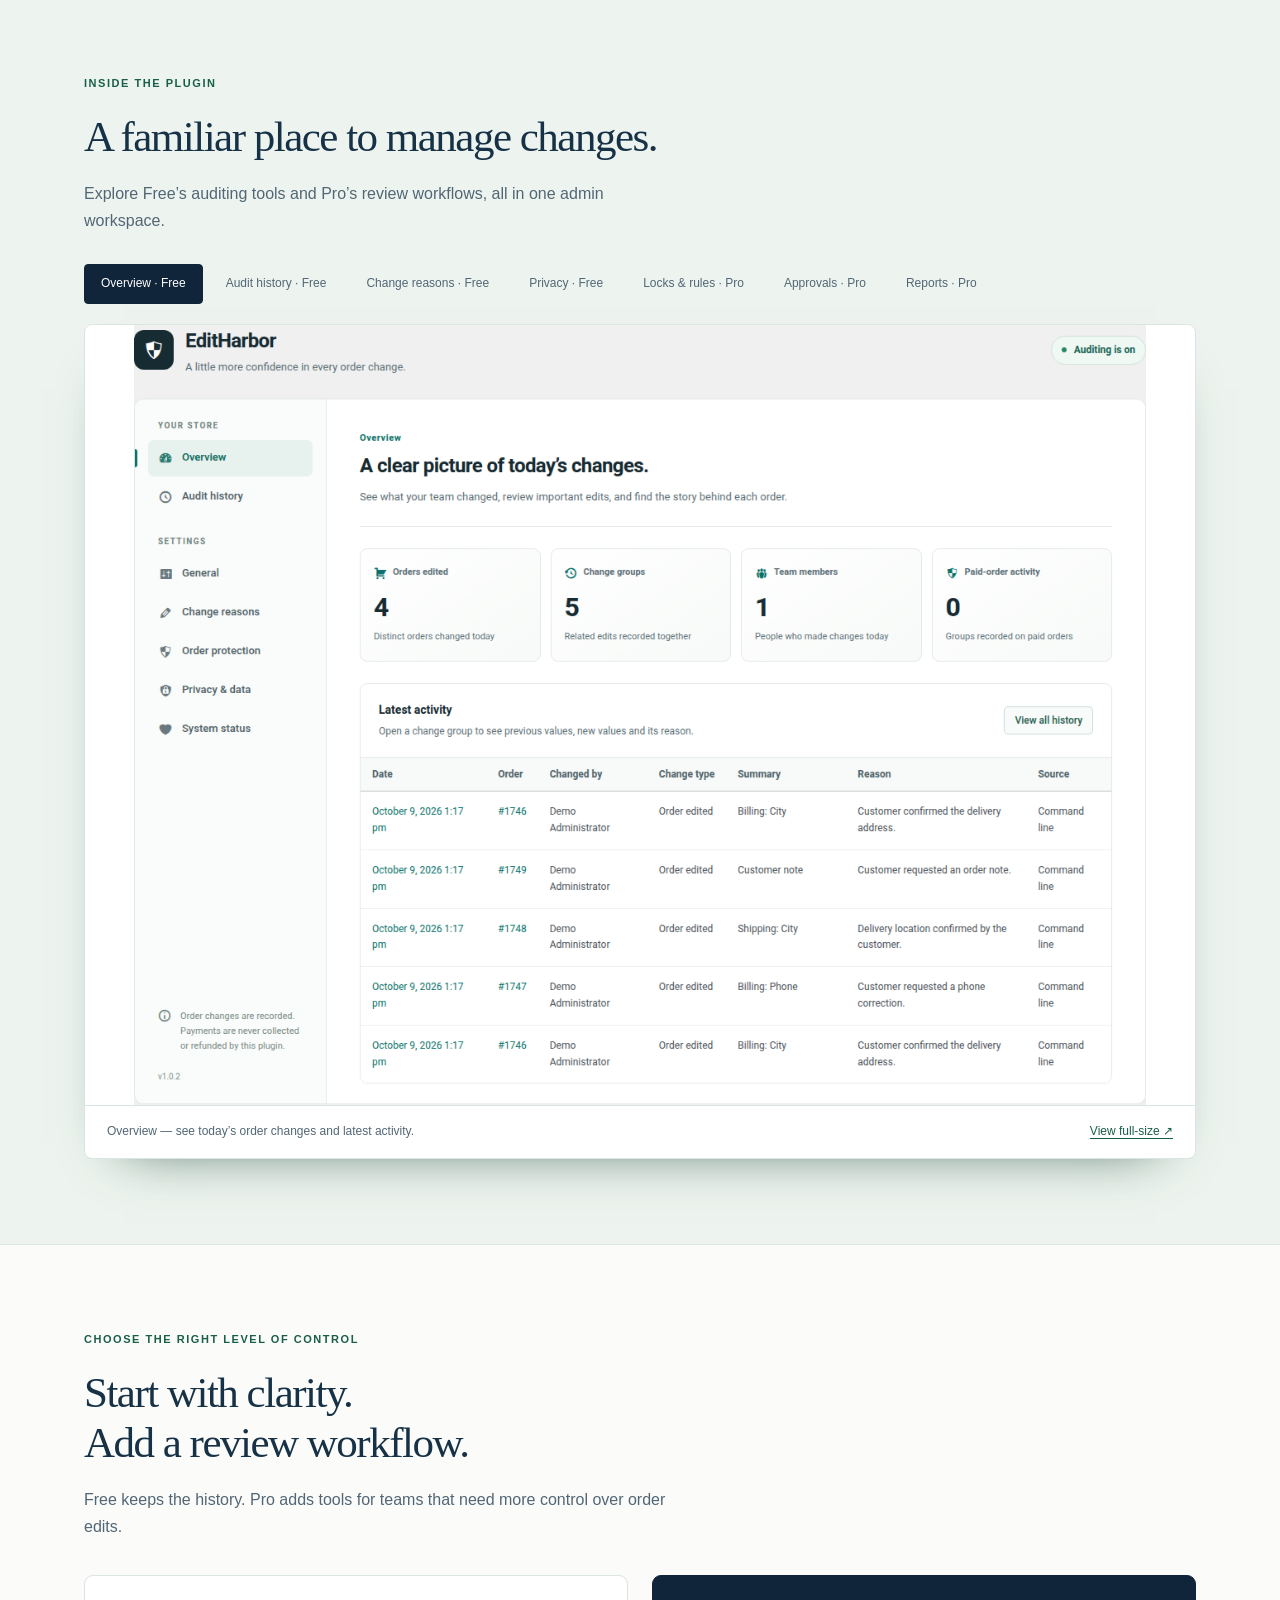
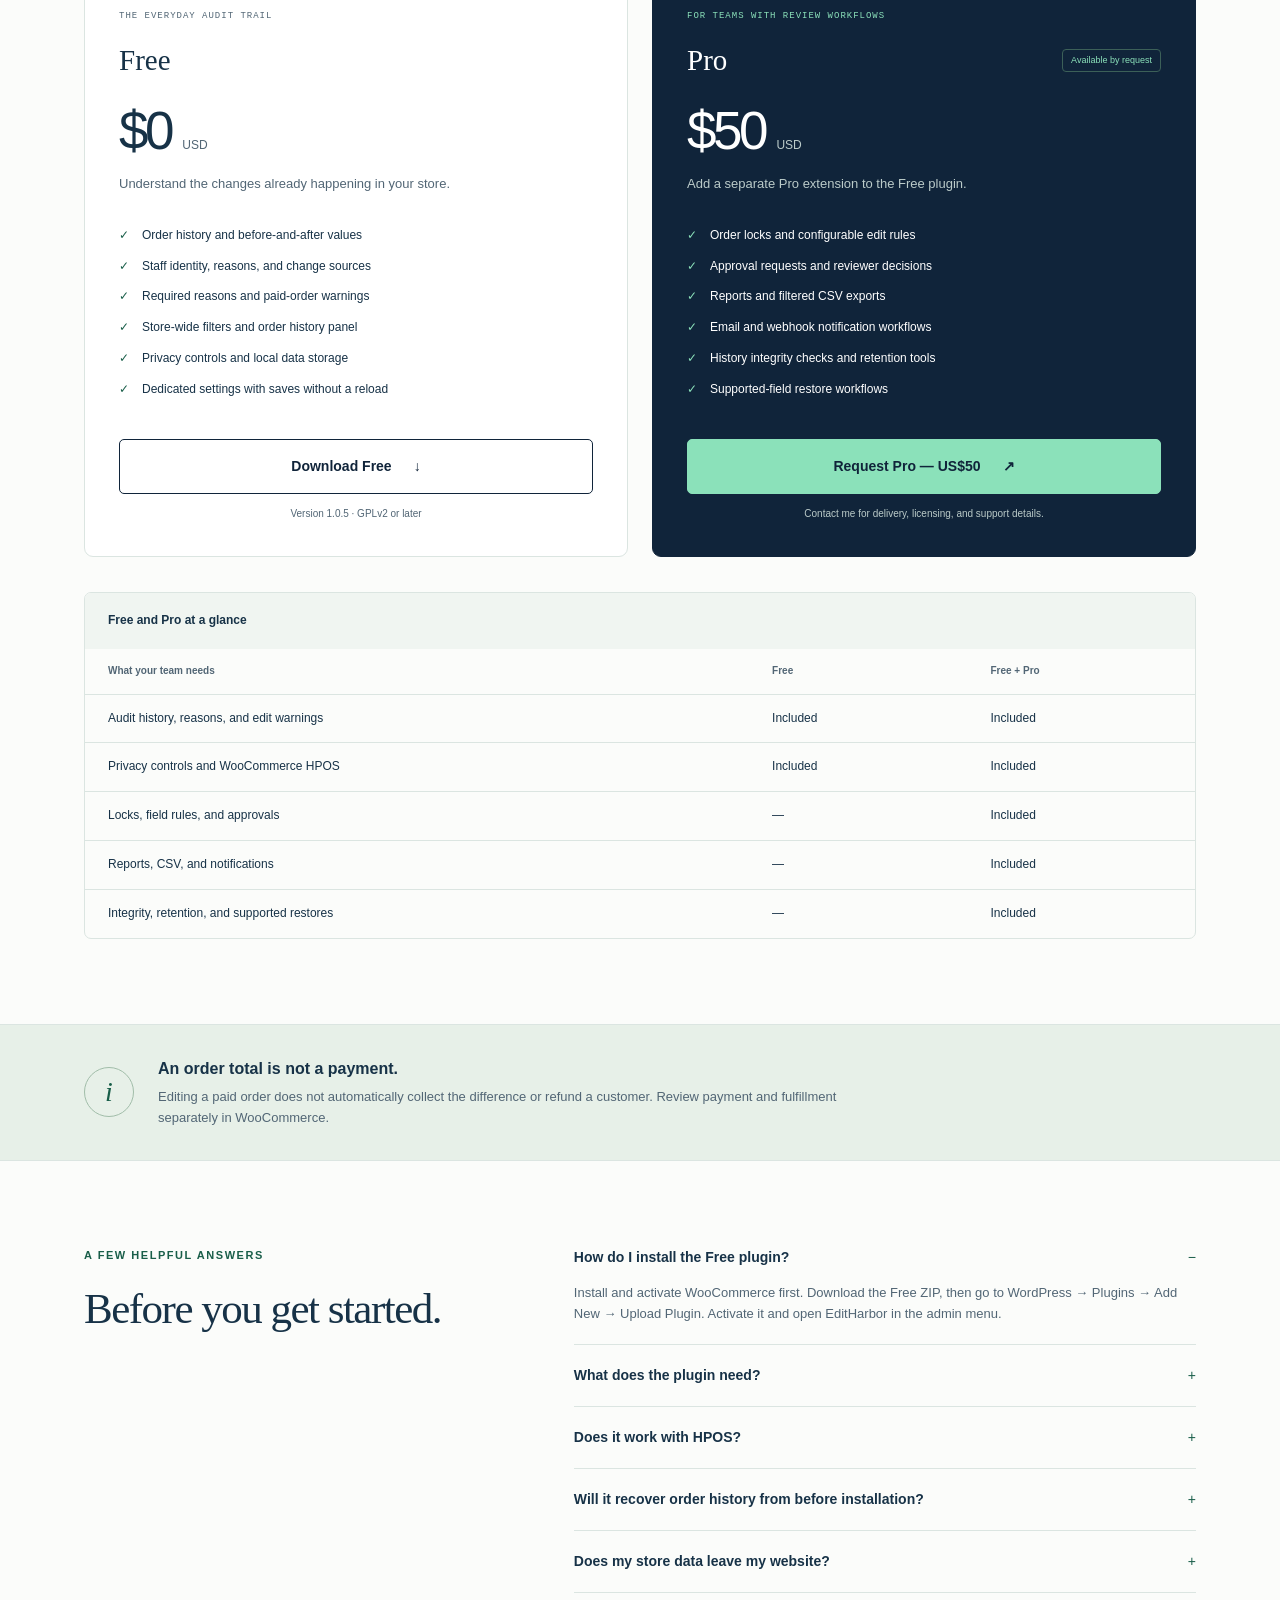
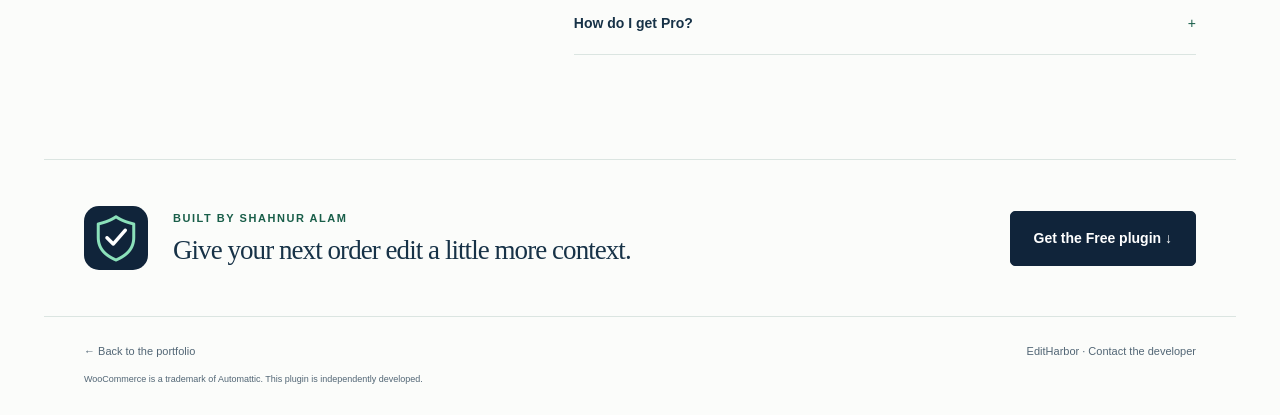
<file: order-edit-guard/index.html>
<!doctype html><html lang="en"><head><meta charset="utf-8"><meta name="viewport" content="width=device-width,initial-scale=1"><title>Order Edit Guard is now EditHarbor</title><link rel="canonical" href="https://shahnuralam.github.io/editharbor/"><meta http-equiv="refresh" content="0;url=/editharbor/"></head><body><p>Order Edit Guard is now <a href="/editharbor/">EditHarbor</a>. Visit the new page for the Free download and Pro details.</p></body></html>
</file>
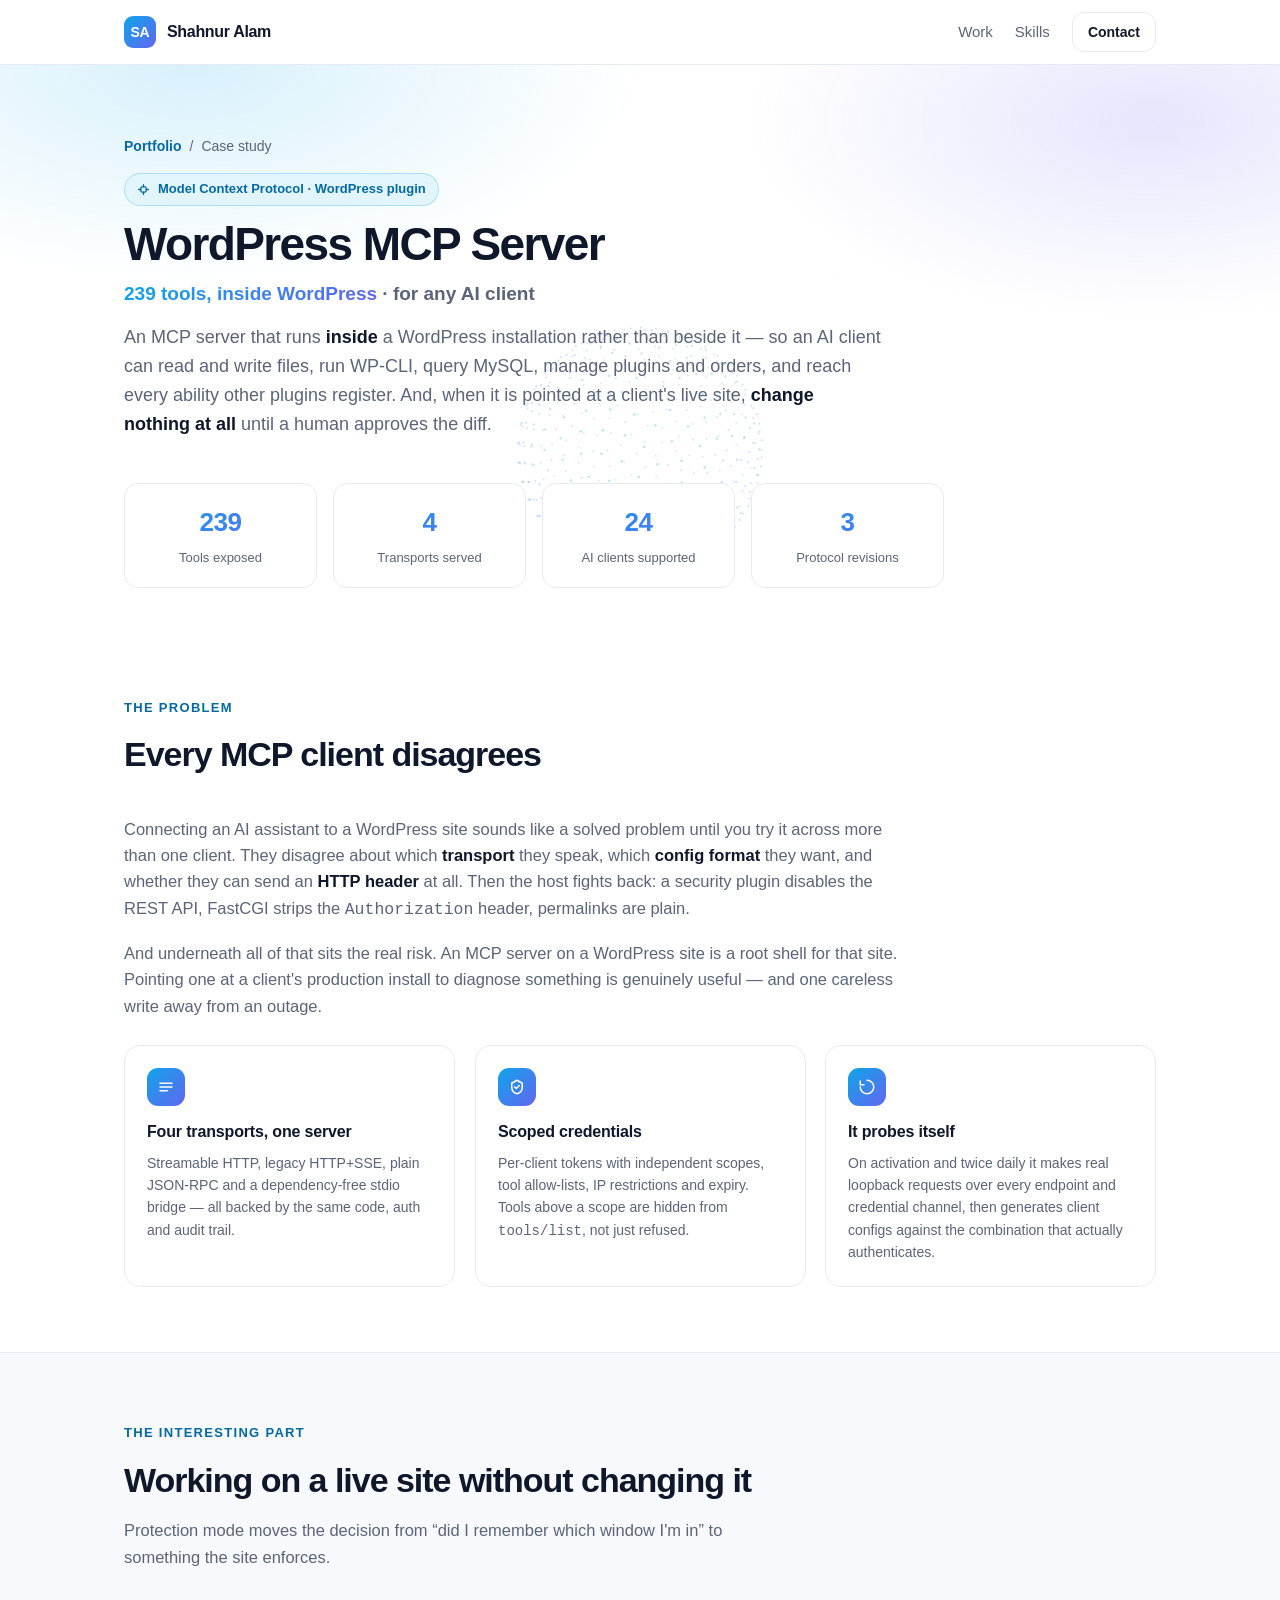
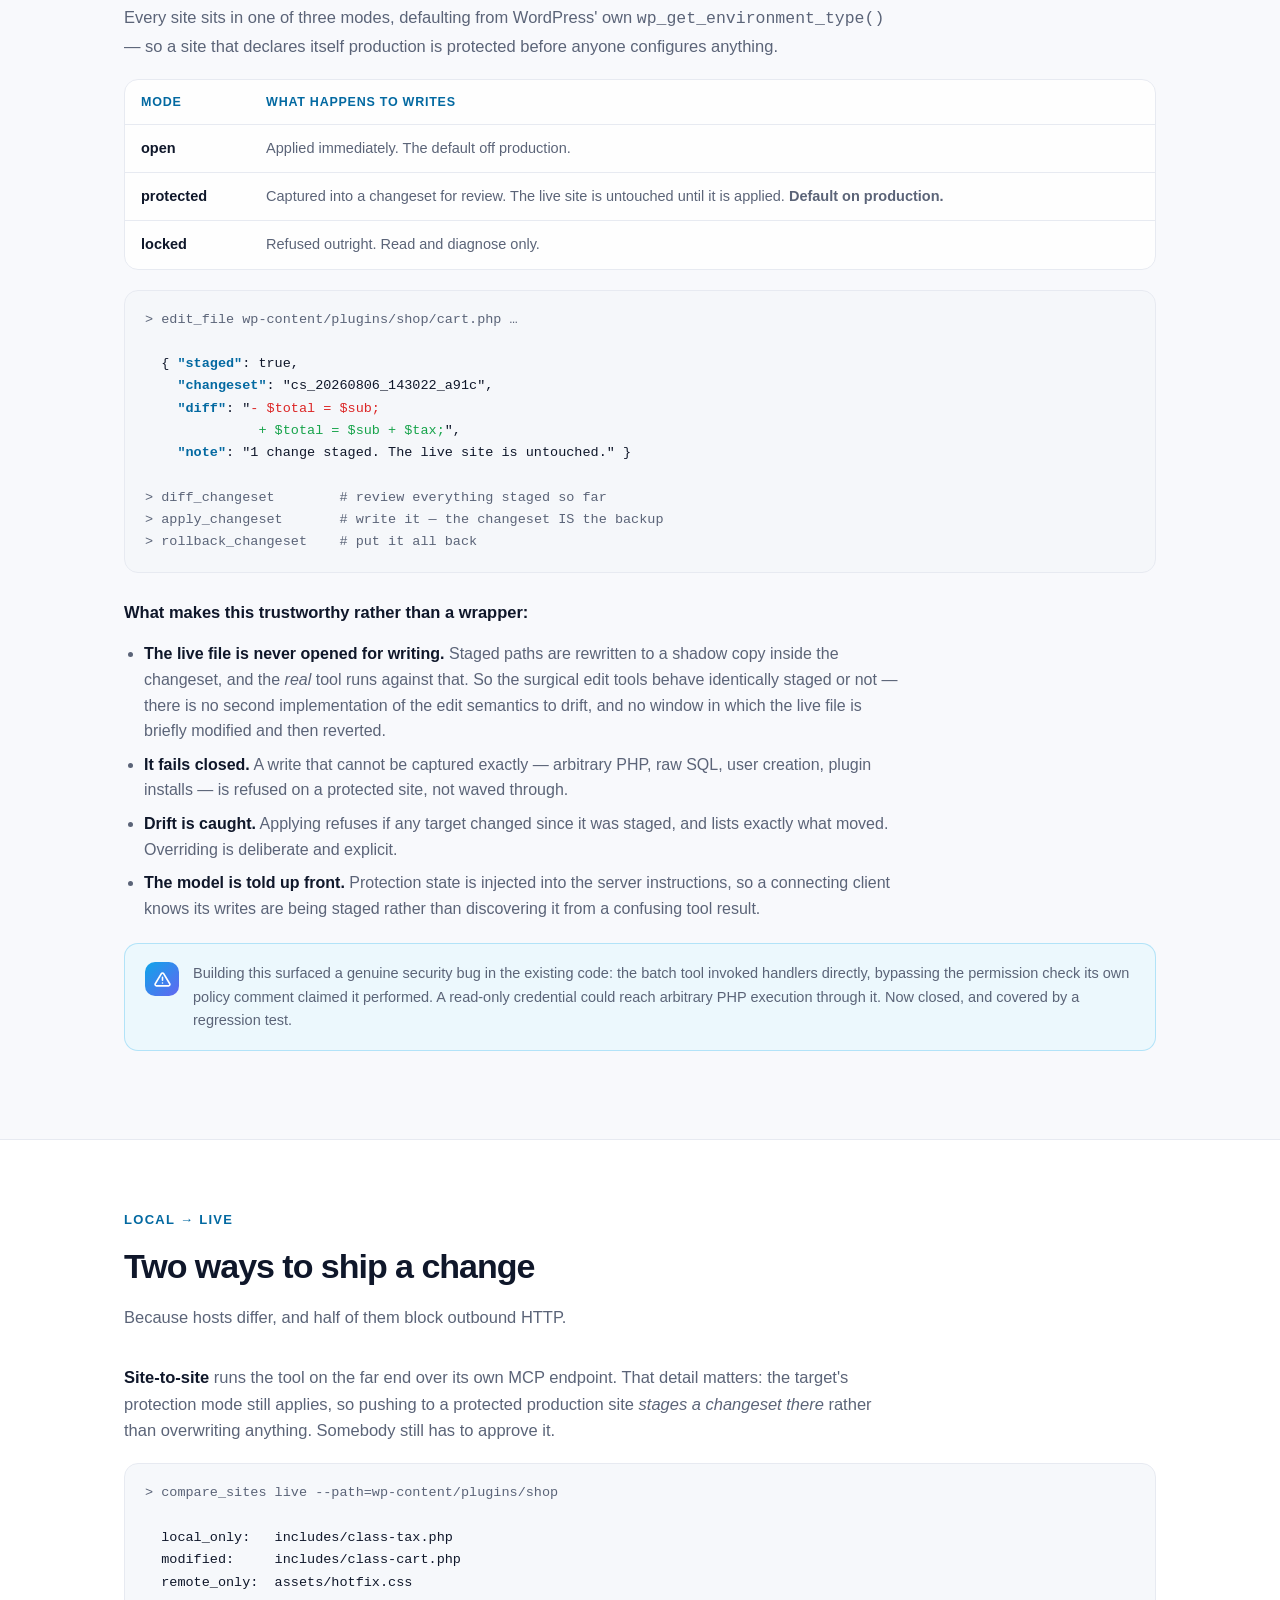
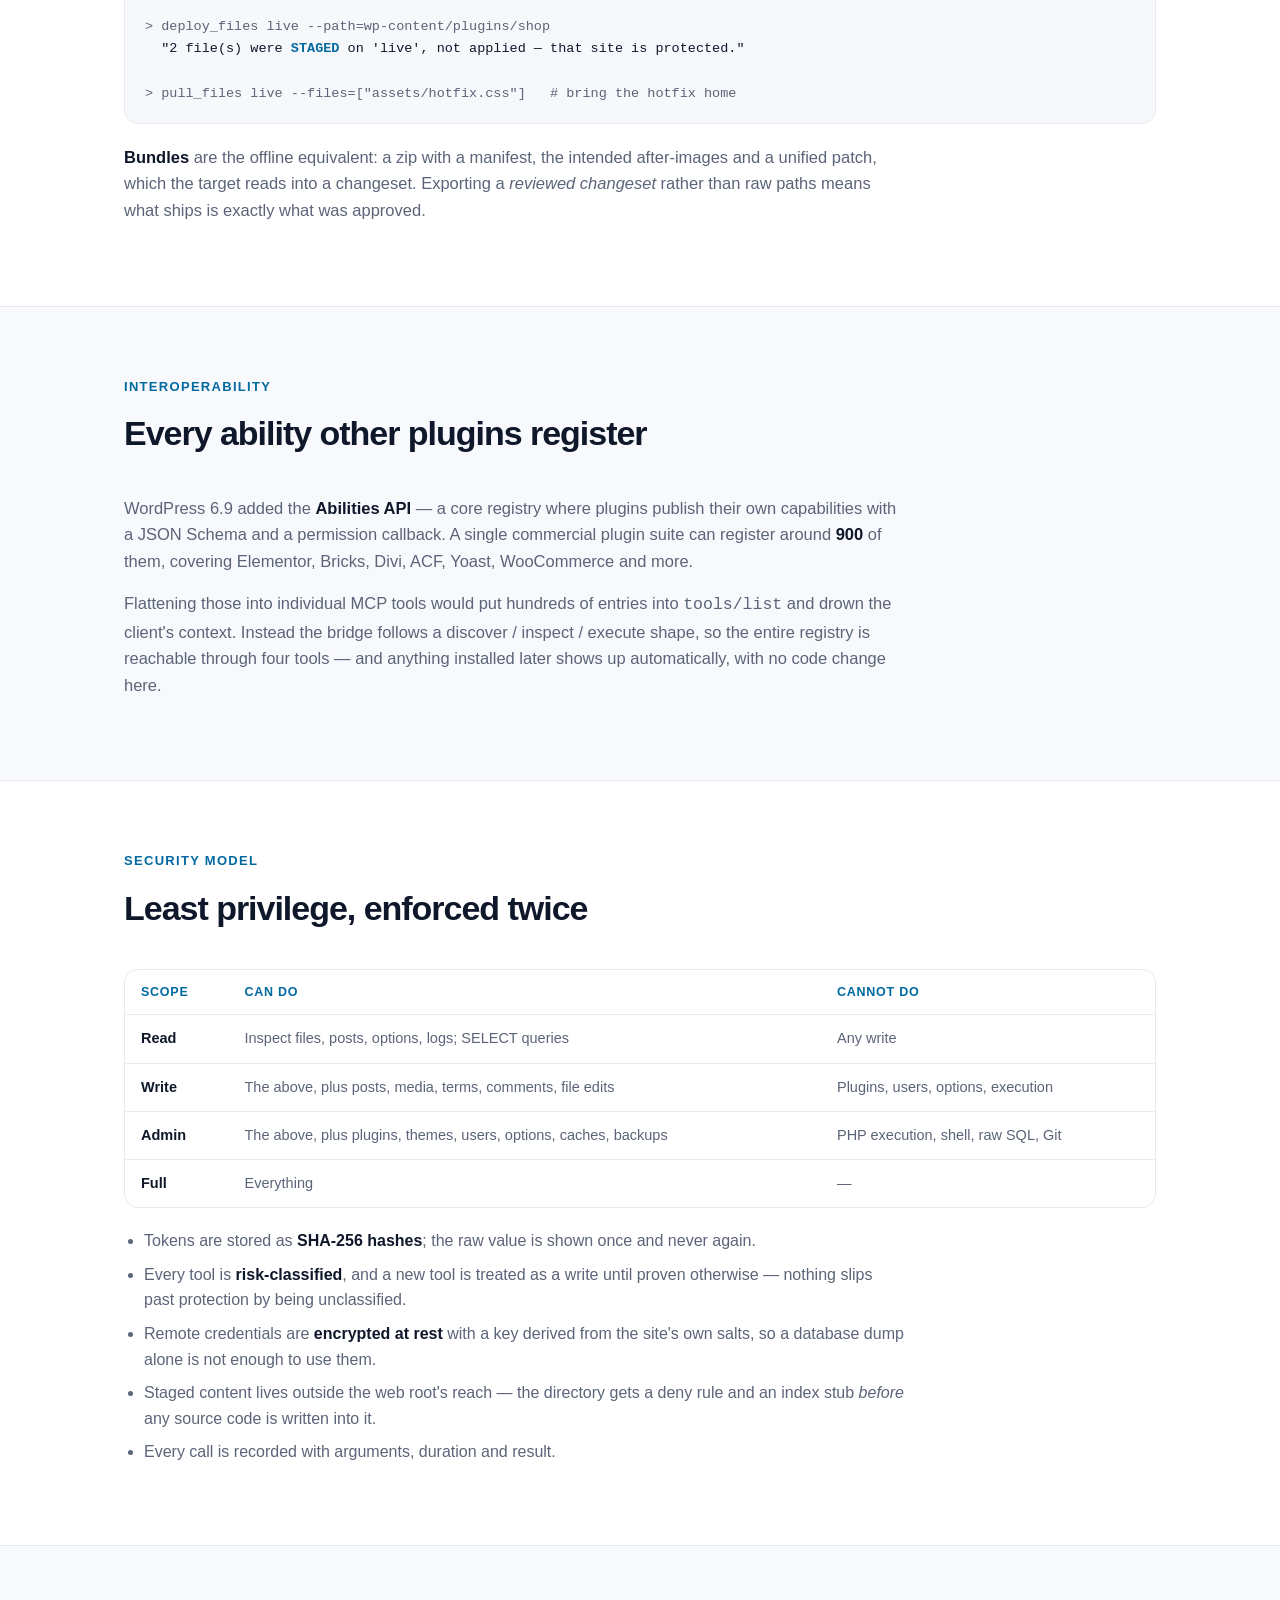
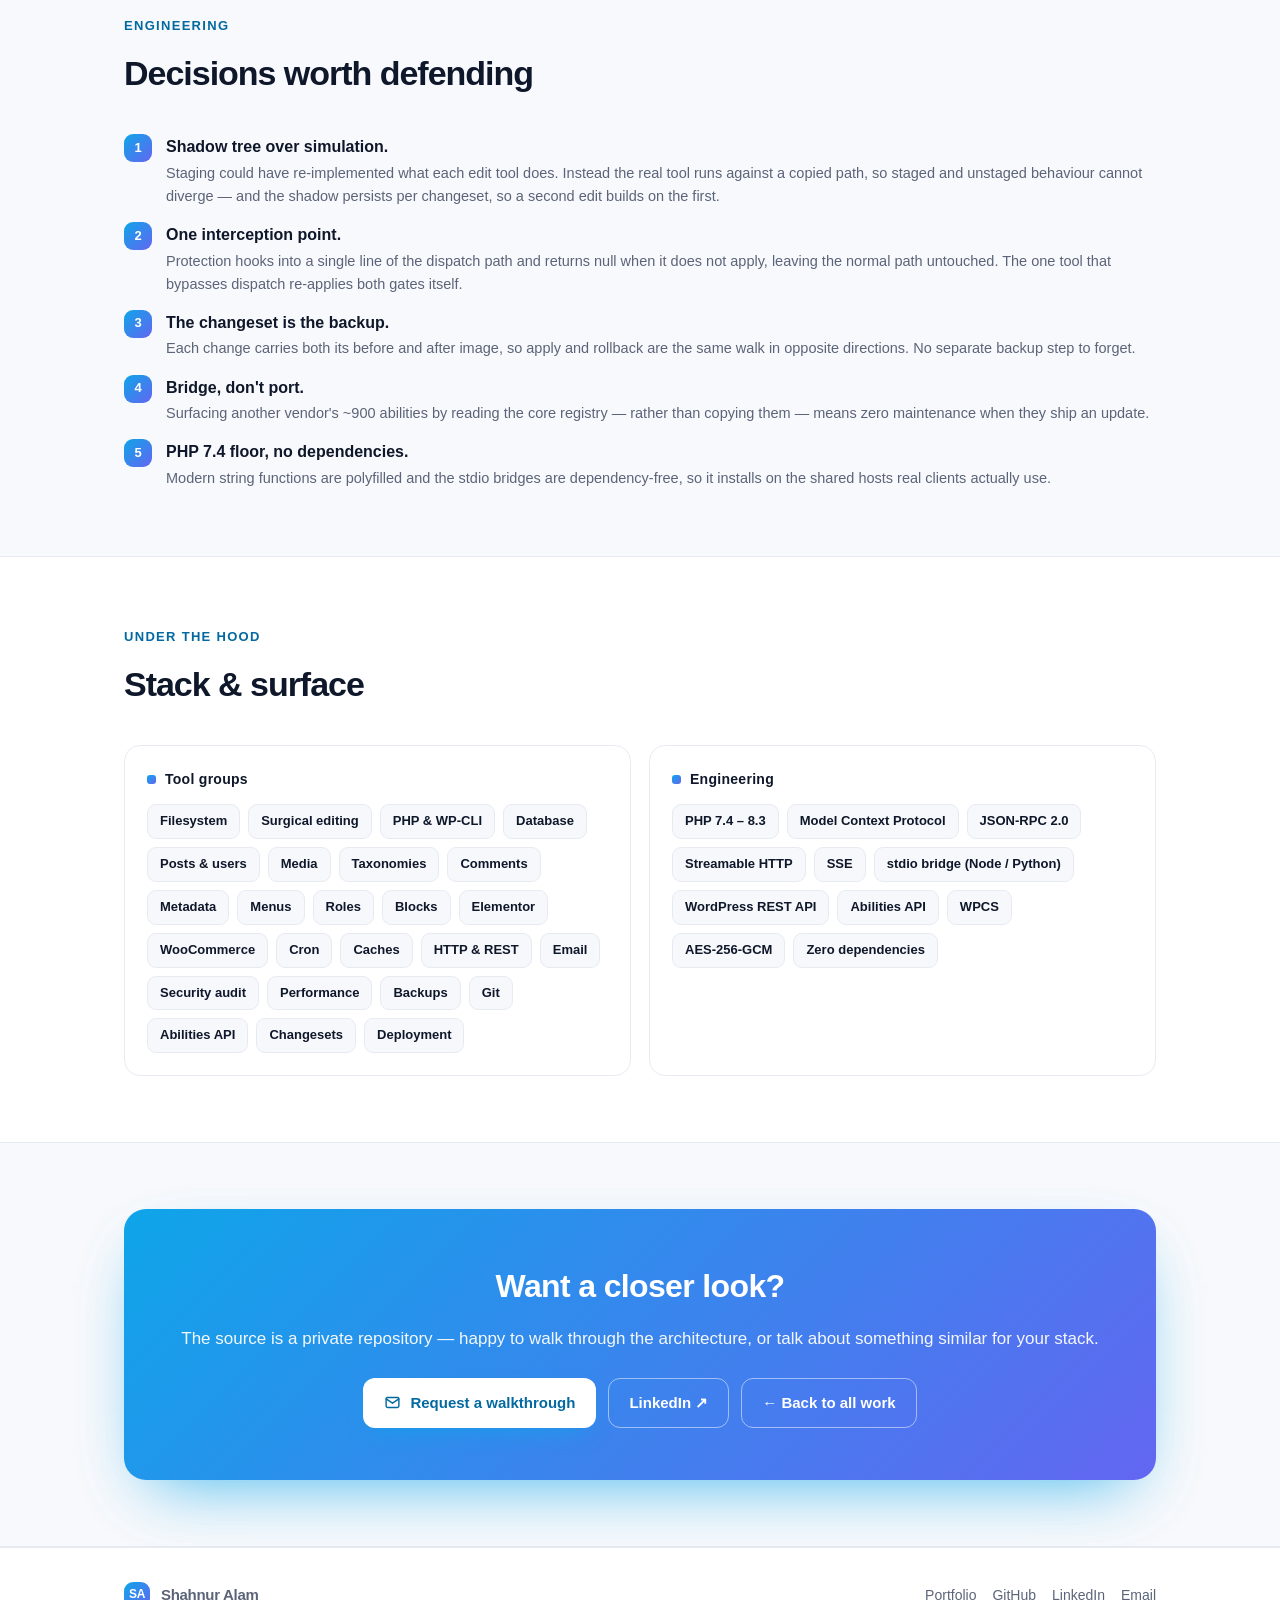
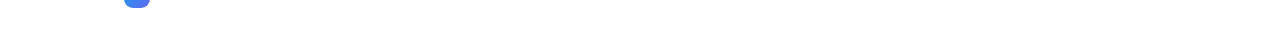
<file: wp-mcp-server/index.html>
<!doctype html>
<html lang="en">
<head>
<meta charset="utf-8">
<meta name="viewport" content="width=device-width, initial-scale=1">
<title>WordPress MCP Server — Shahnur Alam</title>
<meta name="description" content="A Model Context Protocol server that runs inside WordPress: 239 tools, four transports, scoped tokens, and staged writes so an AI client can work against a live site without changing it directly.">
<meta property="og:type" content="article">
<meta property="og:title" content="WordPress MCP Server — a case study">
<meta property="og:description" content="239 tools inside WordPress, four transports, and a protection layer that stages every write on a live site for review instead of applying it.">
<meta property="og:url" content="https://shahnuralam.github.io/wp-mcp-server/">
<meta name="theme-color" content="#0ea5e9">
<link rel="icon" href="data:image/svg+xml,%3Csvg xmlns='http://www.w3.org/2000/svg' viewBox='0 0 100 100'%3E%3Cdefs%3E%3ClinearGradient id='g' x1='0' y1='0' x2='1' y2='1'%3E%3Cstop offset='0' stop-color='%230ea5e9'/%3E%3Cstop offset='1' stop-color='%236366f1'/%3E%3C/linearGradient%3E%3C/defs%3E%3Crect width='100' height='100' rx='24' fill='url(%23g)'/%3E%3Ctext x='50' y='68' font-family='Arial,sans-serif' font-size='52' font-weight='700' fill='white' text-anchor='middle'%3ESA%3C/text%3E%3C/svg%3E">
<link rel="stylesheet" href="/assets/site.css">
<style>
  /* Page-specific: prose, tables and code blocks for the case study. */
  .hero-doc{position:relative;overflow:hidden;padding:56px 0 40px}
  .hero-doc::before{content:"";position:absolute;inset:0;background:
    radial-gradient(50% 55% at 15% 0%,rgba(14,165,233,.16),transparent 70%),
    radial-gradient(45% 50% at 90% 10%,rgba(99,102,241,.16),transparent 70%);pointer-events:none}
  .hero-doc .in{position:relative;max-width:820px}
  .crumb{color:var(--muted);font-size:14px;margin-bottom:16px;display:flex;align-items:center;gap:8px}
  .crumb a{color:var(--a-ink);font-weight:600}
  .crumb a:hover{text-decoration:underline}

  .prose{max-width:780px}
  .prose p{color:var(--muted);font-size:16.5px}
  .prose p b,.prose p strong{color:var(--text);font-weight:600}
  .prose ul{color:var(--muted);font-size:16px;padding-left:20px;margin:14px 0}
  .prose li{margin:8px 0}
  .prose li b{color:var(--text)}

  .tbl-wrap{overflow-x:auto;-webkit-overflow-scrolling:touch;margin:20px 0;
    border:1px solid var(--border);border-radius:14px;background:color-mix(in srgb,var(--bg-card) 84%,transparent)}
  table.t{border-collapse:collapse;width:100%;min-width:520px;font-size:14.5px}
  table.t th,table.t td{text-align:left;padding:12px 16px;border-bottom:1px solid var(--border);vertical-align:top}
  table.t thead th{font-size:12.5px;letter-spacing:.06em;text-transform:uppercase;color:var(--a-ink);font-weight:700}
  table.t tbody tr:last-child td{border-bottom:0}
  table.t td:first-child{font-weight:600;color:var(--text);white-space:nowrap}
  table.t td{color:var(--muted)}

  pre.code{margin:20px 0;padding:18px 20px;border-radius:14px;overflow-x:auto;
    background:color-mix(in srgb,var(--bg-soft) 92%,transparent);border:1px solid var(--border);
    font-family:ui-monospace,SFMono-Regular,Menlo,Consolas,monospace;font-size:13.5px;line-height:1.65;color:var(--text)}
  pre.code .c{color:var(--muted)}
  pre.code .g{color:#16a34a}
  pre.code .r{color:#dc2626}
  pre.code .k{color:var(--a-ink);font-weight:600}
  @media (prefers-color-scheme:dark){pre.code .g{color:#4ade80}pre.code .r{color:#f87171}}

  .callout{display:flex;gap:14px;align-items:flex-start;margin:22px 0;padding:18px 20px;border-radius:14px;
    border:1px solid color-mix(in srgb,var(--a) 26%,transparent);background:color-mix(in srgb,var(--a) 8%,var(--bg-card))}
  .callout .ci{width:34px;height:34px;border-radius:10px;flex:none;display:grid;place-items:center;color:#fff;
    background:linear-gradient(135deg,var(--a),var(--a2))}
  .callout p{margin:0;font-size:14.5px;color:var(--muted)}
  .callout b{color:var(--text)}

  .feat{display:grid;grid-template-columns:repeat(3,1fr);gap:20px;margin-top:26px}
  @media(max-width:860px){.feat{grid-template-columns:repeat(2,1fr)}}
  @media(max-width:560px){.feat{grid-template-columns:1fr}}
  .fcard{background:color-mix(in srgb,var(--bg-card) 84%,transparent);-webkit-backdrop-filter:blur(6px);backdrop-filter:blur(6px);
    border:1px solid var(--border);border-radius:var(--radius);padding:22px}
  .fcard .ico{width:38px;height:38px;border-radius:11px;display:grid;place-items:center;color:#fff;
    background:linear-gradient(135deg,var(--a),var(--a2));margin-bottom:13px}
  .fcard h3{margin:0 0 7px;font-size:16px;letter-spacing:-.01em}
  .fcard p{margin:0;color:var(--muted);font-size:14px}

  .stack{display:flex;flex-direction:column;gap:14px;margin-top:8px}
  .step{display:flex;gap:14px;align-items:flex-start}
  .step .n{width:28px;height:28px;border-radius:9px;flex:none;display:grid;place-items:center;font-size:13px;font-weight:800;color:#fff;
    background:linear-gradient(135deg,var(--a),var(--a2))}
  .step p{margin:2px 0 0;color:var(--muted);font-size:14.5px}
  .step b{color:var(--text)}
</style>
</head>
<body id="top">
<canvas id="bg" aria-hidden="true"></canvas>

<header class="nav">
  <div class="wrap nav-in">
    <a class="brand" href="/"><span class="mk">SA</span>Shahnur Alam</a>
    <div class="nav-right">
      <nav class="nav-links" id="navLinks">
      <a class="hide-sm" href="/#work">Work</a>
      <a class="hide-sm" href="/#skills">Skills</a>
      </nav>
      <a class="btn btn-ghost nav-cta" style="padding:8px 15px;font-size:14px" href="/#contact">Contact</a>
      <button type="button" class="nav-toggle" id="navToggle"
        aria-label="Open menu" aria-expanded="false" aria-controls="navLinks">
        <svg class="ic-open" width="20" height="20" viewBox="0 0 24 24" fill="none" stroke="currentColor" stroke-width="2" stroke-linecap="round"><path d="M4 7h16M4 12h16M4 17h16"/></svg>
        <svg class="ic-close" width="20" height="20" viewBox="0 0 24 24" fill="none" stroke="currentColor" stroke-width="2" stroke-linecap="round"><path d="M6 6l12 12M18 6L6 18"/></svg>
      </button>
    </div>
  </div>
</header>

<!-- HERO -->
<div class="hero-doc">
  <div class="wrap">
    <div class="in">
      <p class="crumb"><a href="/">Portfolio</a> <span>/</span> <span>Case study</span></p>
      <span class="eyebrow">
        <svg width="13" height="13" viewBox="0 0 24 24" fill="none" stroke="currentColor" stroke-width="2.4" stroke-linecap="round" stroke-linejoin="round"><path d="M12 3v4M12 17v4M3 12h4M17 12h4"/><rect x="7" y="7" width="10" height="10" rx="2.5"/></svg>
        Model Context Protocol · WordPress plugin
      </span>
      <h1>WordPress MCP Server</h1>
      <p class="role"><span class="grad">239 tools, inside WordPress</span> · for any AI client</p>
      <p class="lead" style="margin-top:14px">
        An MCP server that runs <b>inside</b> a WordPress installation rather than beside it — so an AI client
        can read and write files, run WP-CLI, query MySQL, manage plugins and orders, and reach every ability
        other plugins register. And, when it is pointed at a client's live site, <b>change nothing at all</b>
        until a human approves the diff.
      </p>
    </div>

    <div class="stats reveal">
      <div class="stat tilt"><b>239</b><span>Tools exposed</span></div>
      <div class="stat tilt"><b>4</b><span>Transports served</span></div>
      <div class="stat tilt"><b>24</b><span>AI clients supported</span></div>
      <div class="stat tilt"><b>3</b><span>Protocol revisions</span></div>
    </div>
  </div>
</div>

<!-- PROBLEM -->
<section class="reveal">
  <div class="wrap">
    <div class="sec-head"><span class="k">The problem</span><h2>Every MCP client disagrees</h2></div>
    <div class="prose">
      <p>
        Connecting an AI assistant to a WordPress site sounds like a solved problem until you try it across more
        than one client. They disagree about which <b>transport</b> they speak, which <b>config format</b> they want,
        and whether they can send an <b>HTTP header</b> at all. Then the host fights back: a security plugin
        disables the REST API, FastCGI strips the <code class="mono">Authorization</code> header, permalinks are plain.
      </p>
      <p>
        And underneath all of that sits the real risk. An MCP server on a WordPress site is a root shell for that
        site. Pointing one at a client's production install to diagnose something is genuinely useful — and one
        careless write away from an outage.
      </p>
    </div>

    <div class="feat">
      <div class="fcard tilt">
        <div class="ico"><svg width="18" height="18" viewBox="0 0 24 24" fill="none" stroke="currentColor" stroke-width="2" stroke-linecap="round" stroke-linejoin="round"><path d="M4 7h16M4 12h16M4 17h10"/></svg></div>
        <h3>Four transports, one server</h3>
        <p>Streamable HTTP, legacy HTTP+SSE, plain JSON-RPC and a dependency-free stdio bridge — all backed by the same code, auth and audit trail.</p>
      </div>
      <div class="fcard tilt">
        <div class="ico"><svg width="18" height="18" viewBox="0 0 24 24" fill="none" stroke="currentColor" stroke-width="2" stroke-linecap="round" stroke-linejoin="round"><path d="M12 3l7 4v5c0 4.5-3 8-7 9-4-1-7-4.5-7-9V7z"/><path d="m9 12 2 2 4-4"/></svg></div>
        <h3>Scoped credentials</h3>
        <p>Per-client tokens with independent scopes, tool allow-lists, IP restrictions and expiry. Tools above a scope are hidden from <span class="mono">tools/list</span>, not just refused.</p>
      </div>
      <div class="fcard tilt">
        <div class="ico"><svg width="18" height="18" viewBox="0 0 24 24" fill="none" stroke="currentColor" stroke-width="2" stroke-linecap="round" stroke-linejoin="round"><path d="M3 12a9 9 0 1 0 9-9"/><path d="M3 4v5h5"/></svg></div>
        <h3>It probes itself</h3>
        <p>On activation and twice daily it makes real loopback requests over every endpoint and credential channel, then generates client configs against the combination that actually authenticates.</p>
      </div>
    </div>
  </div>
</section>

<!-- PROTECTION -->
<section class="alt reveal">
  <div class="wrap">
    <div class="sec-head"><span class="k">The interesting part</span><h2>Working on a live site without changing it</h2>
      <p>Protection mode moves the decision from “did I remember which window I'm in” to something the site enforces.</p></div>

    <div class="prose">
      <p>
        Every site sits in one of three modes, defaulting from WordPress' own
        <span class="mono">wp_get_environment_type()</span> — so a site that declares itself production is protected
        before anyone configures anything.
      </p>
    </div>

    <div class="tbl-wrap">
      <table class="t">
        <thead><tr><th>Mode</th><th>What happens to writes</th></tr></thead>
        <tbody>
          <tr><td>open</td><td>Applied immediately. The default off production.</td></tr>
          <tr><td>protected</td><td>Captured into a changeset for review. The live site is untouched until it is applied. <b>Default on production.</b></td></tr>
          <tr><td>locked</td><td>Refused outright. Read and diagnose only.</td></tr>
        </tbody>
      </table>
    </div>

    <pre class="code"><span class="c">&gt; edit_file wp-content/plugins/shop/cart.php …</span>

  { <span class="k">"staged"</span>: true,
    <span class="k">"changeset"</span>: "cs_20260806_143022_a91c",
    <span class="k">"diff"</span>: "<span class="r">- $total = $sub;</span>
              <span class="g">+ $total = $sub + $tax;</span>",
    <span class="k">"note"</span>: "1 change staged. The live site is untouched." }

<span class="c">&gt; diff_changeset       </span> <span class="c"># review everything staged so far</span>
<span class="c">&gt; apply_changeset      </span> <span class="c"># write it — the changeset IS the backup</span>
<span class="c">&gt; rollback_changeset   </span> <span class="c"># put it all back</span></pre>

    <div class="prose" style="margin-top:26px">
      <p><b>What makes this trustworthy rather than a wrapper:</b></p>
      <ul>
        <li><b>The live file is never opened for writing.</b> Staged paths are rewritten to a shadow copy inside the changeset, and the <em>real</em> tool runs against that. So the surgical edit tools behave identically staged or not — there is no second implementation of the edit semantics to drift, and no window in which the live file is briefly modified and then reverted.</li>
        <li><b>It fails closed.</b> A write that cannot be captured exactly — arbitrary PHP, raw SQL, user creation, plugin installs — is refused on a protected site, not waved through.</li>
        <li><b>Drift is caught.</b> Applying refuses if any target changed since it was staged, and lists exactly what moved. Overriding is deliberate and explicit.</li>
        <li><b>The model is told up front.</b> Protection state is injected into the server instructions, so a connecting client knows its writes are being staged rather than discovering it from a confusing tool result.</li>
      </ul>
    </div>

    <div class="callout">
      <span class="ci"><svg width="17" height="17" viewBox="0 0 24 24" fill="none" stroke="currentColor" stroke-width="2.2" stroke-linecap="round" stroke-linejoin="round"><path d="M12 9v4M12 17h.01"/><path d="M10.3 3.9 1.8 18a2 2 0 0 0 1.7 3h17a2 2 0 0 0 1.7-3L13.7 3.9a2 2 0 0 0-3.4 0Z"/></svg></span>
      <p>Building this surfaced a genuine security bug in the existing code: the batch tool invoked handlers directly, bypassing the permission check its own policy comment claimed it performed. A read-only credential could reach arbitrary PHP execution through it. Now closed, and covered by a regression test.</p>
    </div>
  </div>
</section>

<!-- DEPLOYMENT -->
<section class="reveal">
  <div class="wrap">
    <div class="sec-head"><span class="k">Local → live</span><h2>Two ways to ship a change</h2>
      <p>Because hosts differ, and half of them block outbound HTTP.</p></div>

    <div class="prose">
      <p>
        <b>Site-to-site</b> runs the tool on the far end over its own MCP endpoint. That detail matters: the target's
        protection mode still applies, so pushing to a protected production site <em>stages a changeset there</em>
        rather than overwriting anything. Somebody still has to approve it.
      </p>
    </div>

    <pre class="code"><span class="c">&gt; compare_sites live --path=wp-content/plugins/shop</span>

  local_only:   includes/class-tax.php
  modified:     includes/class-cart.php
  remote_only:  assets/hotfix.css

<span class="c">&gt; deploy_files live --path=wp-content/plugins/shop</span>
  "2 file(s) were <span class="k">STAGED</span> on 'live', not applied — that site is protected."

<span class="c">&gt; pull_files live --files=["assets/hotfix.css"]   # bring the hotfix home</span></pre>

    <div class="prose">
      <p>
        <b>Bundles</b> are the offline equivalent: a zip with a manifest, the intended after-images and a unified
        patch, which the target reads into a changeset. Exporting a <em>reviewed changeset</em> rather than raw
        paths means what ships is exactly what was approved.
      </p>
    </div>
  </div>
</section>

<!-- ABILITIES -->
<section class="alt reveal">
  <div class="wrap">
    <div class="sec-head"><span class="k">Interoperability</span><h2>Every ability other plugins register</h2></div>
    <div class="prose">
      <p>
        WordPress 6.9 added the <b>Abilities API</b> — a core registry where plugins publish their own capabilities
        with a JSON Schema and a permission callback. A single commercial plugin suite can register around
        <b>900</b> of them, covering Elementor, Bricks, Divi, ACF, Yoast, WooCommerce and more.
      </p>
      <p>
        Flattening those into individual MCP tools would put hundreds of entries into <span class="mono">tools/list</span>
        and drown the client's context. Instead the bridge follows a discover / inspect / execute shape, so the
        entire registry is reachable through four tools — and anything installed later shows up automatically,
        with no code change here.
      </p>
    </div>
  </div>
</section>

<!-- SECURITY -->
<section class="reveal">
  <div class="wrap">
    <div class="sec-head"><span class="k">Security model</span><h2>Least privilege, enforced twice</h2></div>

    <div class="tbl-wrap">
      <table class="t">
        <thead><tr><th>Scope</th><th>Can do</th><th>Cannot do</th></tr></thead>
        <tbody>
          <tr><td>Read</td><td>Inspect files, posts, options, logs; SELECT queries</td><td>Any write</td></tr>
          <tr><td>Write</td><td>The above, plus posts, media, terms, comments, file edits</td><td>Plugins, users, options, execution</td></tr>
          <tr><td>Admin</td><td>The above, plus plugins, themes, users, options, caches, backups</td><td>PHP execution, shell, raw SQL, Git</td></tr>
          <tr><td>Full</td><td>Everything</td><td>—</td></tr>
        </tbody>
      </table>
    </div>

    <div class="prose">
      <ul>
        <li>Tokens are stored as <b>SHA-256 hashes</b>; the raw value is shown once and never again.</li>
        <li>Every tool is <b>risk-classified</b>, and a new tool is treated as a write until proven otherwise — nothing slips past protection by being unclassified.</li>
        <li>Remote credentials are <b>encrypted at rest</b> with a key derived from the site's own salts, so a database dump alone is not enough to use them.</li>
        <li>Staged content lives outside the web root's reach — the directory gets a deny rule and an index stub <em>before</em> any source code is written into it.</li>
        <li>Every call is recorded with arguments, duration and result.</li>
      </ul>
    </div>
  </div>
</section>

<!-- BUILD -->
<section class="alt reveal">
  <div class="wrap">
    <div class="sec-head"><span class="k">Engineering</span><h2>Decisions worth defending</h2></div>
    <div class="stack">
      <div class="step">
        <span class="n">1</span>
        <div><b>Shadow tree over simulation.</b>
          <p>Staging could have re-implemented what each edit tool does. Instead the real tool runs against a copied path, so staged and unstaged behaviour cannot diverge — and the shadow persists per changeset, so a second edit builds on the first.</p></div>
      </div>
      <div class="step">
        <span class="n">2</span>
        <div><b>One interception point.</b>
          <p>Protection hooks into a single line of the dispatch path and returns null when it does not apply, leaving the normal path untouched. The one tool that bypasses dispatch re-applies both gates itself.</p></div>
      </div>
      <div class="step">
        <span class="n">3</span>
        <div><b>The changeset is the backup.</b>
          <p>Each change carries both its before and after image, so apply and rollback are the same walk in opposite directions. No separate backup step to forget.</p></div>
      </div>
      <div class="step">
        <span class="n">4</span>
        <div><b>Bridge, don't port.</b>
          <p>Surfacing another vendor's ~900 abilities by reading the core registry — rather than copying them — means zero maintenance when they ship an update.</p></div>
      </div>
      <div class="step">
        <span class="n">5</span>
        <div><b>PHP 7.4 floor, no dependencies.</b>
          <p>Modern string functions are polyfilled and the stdio bridges are dependency-free, so it installs on the shared hosts real clients actually use.</p></div>
      </div>
    </div>
  </div>
</section>

<!-- STACK -->
<section class="reveal">
  <div class="wrap">
    <div class="sec-head"><span class="k">Under the hood</span><h2>Stack &amp; surface</h2></div>
    <div class="skills">
      <div class="skb tilt">
        <h4><span class="d"></span>Tool groups</h4>
        <div class="chips">
          <span class="chip">Filesystem</span><span class="chip">Surgical editing</span><span class="chip">PHP &amp; WP-CLI</span>
          <span class="chip">Database</span><span class="chip">Posts &amp; users</span><span class="chip">Media</span>
          <span class="chip">Taxonomies</span><span class="chip">Comments</span><span class="chip">Metadata</span>
          <span class="chip">Menus</span><span class="chip">Roles</span><span class="chip">Blocks</span>
          <span class="chip">Elementor</span><span class="chip">WooCommerce</span><span class="chip">Cron</span>
          <span class="chip">Caches</span><span class="chip">HTTP &amp; REST</span><span class="chip">Email</span>
          <span class="chip">Security audit</span><span class="chip">Performance</span><span class="chip">Backups</span>
          <span class="chip">Git</span><span class="chip">Abilities API</span><span class="chip">Changesets</span>
          <span class="chip">Deployment</span>
        </div>
      </div>
      <div class="skb tilt">
        <h4><span class="d"></span>Engineering</h4>
        <div class="chips">
          <span class="chip">PHP 7.4 – 8.3</span><span class="chip">Model Context Protocol</span>
          <span class="chip">JSON-RPC 2.0</span><span class="chip">Streamable HTTP</span><span class="chip">SSE</span>
          <span class="chip">stdio bridge (Node / Python)</span><span class="chip">WordPress REST API</span>
          <span class="chip">Abilities API</span><span class="chip">WPCS</span><span class="chip">AES-256-GCM</span>
          <span class="chip">Zero dependencies</span>
        </div>
      </div>
    </div>
  </div>
</section>

<!-- CONTACT -->
<section class="alt reveal">
  <div class="wrap">
    <div class="band">
      <h2>Want a closer look?</h2>
      <p>The source is a private repository — happy to walk through the architecture, or talk about something similar for your stack.</p>
      <div class="cta">
        <a class="btn btn-primary" href="mailto:shahnurlfe@gmail.com?subject=WordPress%20MCP%20Server">
          <svg width="17" height="17" viewBox="0 0 24 24" fill="none" stroke="currentColor" stroke-width="2" stroke-linecap="round" stroke-linejoin="round"><rect x="3" y="5" width="18" height="14" rx="2"/><path d="m3 7 9 6 9-6"/></svg>
          Request a walkthrough
        </a>
        <a class="btn btn-ghost" href="https://www.linkedin.com/in/alamshahnur" target="_blank" rel="noopener">LinkedIn ↗</a>
        <a class="btn btn-ghost" href="/#work">← Back to all work</a>
      </div>
    </div>
  </div>
</section>

<footer>
  <div class="wrap foot-in">
    <div class="brand" style="font-size:15px"><a href="/" style="display:flex;align-items:center;gap:11px"><span class="mk" style="width:26px;height:26px;font-size:12px">SA</span>Shahnur Alam</a></div>
    <div class="soc">
      <a href="/">Portfolio</a>
      <a href="https://github.com/Shahnuralam" target="_blank" rel="noopener">GitHub</a>
      <a href="https://www.linkedin.com/in/alamshahnur" target="_blank" rel="noopener">LinkedIn</a>
      <a href="mailto:shahnurlfe@gmail.com">Email</a>
    </div>
  </div>
</footer>

<script src="/assets/site.js" defer></script>
</body>
</html>
</file>
<file: assets/site.css>
:root{
    --a:#0ea5e9; --a2:#6366f1; --a-ink:#0369a1;
    --bg:#ffffff; --bg-soft:#f6f8fb; --bg-card:#ffffff;
    --text:#0f172a; --muted:#5b6478; --border:#e7eaf1;
    --shadow:0 1px 2px rgba(15,23,42,.05),0 16px 40px -18px rgba(15,23,42,.22);
    --radius:16px;
  }
  @media (prefers-color-scheme:dark){
    :root{
      --a:#38bdf8; --a2:#818cf8; --a-ink:#7dd3fc;
      --bg:#0a0f1c; --bg-soft:#0e1526; --bg-card:#111a2e;
      --text:#e8edf7; --muted:#9aa6bf; --border:#1e2942;
      --shadow:0 1px 2px rgba(0,0,0,.4),0 20px 48px -20px rgba(0,0,0,.7);
    }
  }
  *{box-sizing:border-box}
  html{scroll-behavior:smooth}
  body{margin:0;background:var(--bg);color:var(--text);line-height:1.6;-webkit-font-smoothing:antialiased;
    font-family:-apple-system,BlinkMacSystemFont,"Segoe UI",Roboto,Helvetica,Arial,sans-serif}
  a{color:inherit;text-decoration:none}
  .wrap{max-width:1080px;margin:0 auto;padding:0 24px}
  .mono{font-family:ui-monospace,SFMono-Regular,Menlo,Consolas,monospace}
  svg{flex:none}
  .btn{display:inline-flex;align-items:center;gap:9px;font-weight:600;font-size:15px;padding:12px 20px;border-radius:12px;border:1px solid transparent;cursor:pointer;transition:transform .12s,box-shadow .12s,border-color .12s}
  .btn:active{transform:translateY(1px)}
  .btn-primary{background:linear-gradient(135deg,var(--a),var(--a2));color:#fff;box-shadow:0 10px 24px -10px rgba(14,165,233,.8)}
  .btn-ghost{background:var(--bg-card);border-color:var(--border);color:var(--text)}
  .btn-ghost:hover{border-color:var(--a)}

  /* nav */
  header.nav{position:sticky;top:0;z-index:30;backdrop-filter:saturate(1.3) blur(10px);
    background:color-mix(in srgb,var(--bg) 82%,transparent);border-bottom:1px solid var(--border)}
  .nav-in{display:flex;align-items:center;justify-content:space-between;height:64px}
  .brand{display:flex;align-items:center;gap:11px;font-weight:800;letter-spacing:-.02em}
  .brand .mk{width:32px;height:32px;border-radius:9px;background:linear-gradient(135deg,var(--a),var(--a2));display:grid;place-items:center;color:#fff;font-weight:800;font-size:14px}
  .nav-right{display:flex;align-items:center;gap:22px}
  .nav-links{display:flex;align-items:center;gap:22px;color:var(--muted);font-weight:500;font-size:15px}
  .nav-links a:hover{color:var(--text)}

  /* Mobile menu button. Hidden on desktop, where the links sit in the bar. */
  .nav-toggle{display:none;align-items:center;justify-content:center;padding:9px;border-radius:11px;
    background:var(--bg-card);border:1px solid var(--border);color:var(--text);cursor:pointer;
    transition:border-color .12s,transform .12s}
  .nav-toggle:hover{border-color:var(--a)}
  .nav-toggle:active{transform:translateY(1px)}
  .nav-toggle:focus-visible{outline:2px solid var(--a);outline-offset:2px}
  .nav-toggle .ic-close{display:none}
  .nav-toggle[aria-expanded="true"] .ic-open{display:none}
  .nav-toggle[aria-expanded="true"] .ic-close{display:block}

  @media(max-width:760px){
    .nav-right{gap:10px}
    .nav-toggle{display:inline-flex}
    .nav-cta{display:none}
    /* The links drop out of the bar into a panel under it. Previously they were
       simply hidden at this width, which left no way to reach them at all. */
    .nav-links{position:absolute;top:100%;left:0;right:0;display:none;
      flex-direction:column;align-items:stretch;gap:0;padding:4px 24px 14px;
      background:color-mix(in srgb,var(--bg) 97%,transparent);
      -webkit-backdrop-filter:saturate(1.3) blur(10px);backdrop-filter:saturate(1.3) blur(10px);
      border-bottom:1px solid var(--border);box-shadow:var(--shadow)}
    .nav-links.open{display:flex}
    .nav-links a.hide-sm{display:block}
    .nav-links a{padding:13px 2px;border-bottom:1px solid var(--border);font-size:16px}
    .nav-links a:last-child{border-bottom:0}
    .nav-links .btn{margin-top:12px;justify-content:center;border-bottom:0}
  }

  /* hero */
  .hero{position:relative;overflow:hidden;padding:70px 0 56px}
  .hero::before{content:"";position:absolute;inset:0;background:
    radial-gradient(50% 55% at 15% 0%,rgba(14,165,233,.16),transparent 70%),
    radial-gradient(45% 50% at 90% 10%,rgba(99,102,241,.16),transparent 70%);pointer-events:none}
  .hero-in{position:relative;display:grid;grid-template-columns:auto 1fr;gap:34px;align-items:center}
  @media(max-width:640px){.hero-in{grid-template-columns:1fr;text-align:center;gap:22px}}
  .avatar{width:132px;height:132px;border-radius:26px;position:relative;background:linear-gradient(135deg,var(--a),var(--a2));display:grid;place-items:center;color:#fff;font-size:44px;font-weight:800;box-shadow:var(--shadow);overflow:hidden}
  .avatar img{position:absolute;inset:0;width:100%;height:100%;object-fit:cover}
  @media(max-width:640px){.avatar{margin:0 auto}}
  .eyebrow{display:inline-flex;align-items:center;gap:8px;font-size:13px;font-weight:600;color:var(--a-ink);
    background:color-mix(in srgb,var(--a) 12%,var(--bg));border:1px solid color-mix(in srgb,var(--a) 26%,transparent);
    padding:5px 12px;border-radius:999px;margin-bottom:14px}
  h1{font-size:clamp(30px,5.4vw,46px);line-height:1.06;letter-spacing:-.035em;margin:0 0 10px;font-weight:800}
  .role{font-size:clamp(16px,2.4vw,19px);color:var(--muted);margin:0 0 6px;font-weight:600}
  .role .grad{background:linear-gradient(135deg,var(--a),var(--a2));-webkit-background-clip:text;background-clip:text;color:transparent}
  .loc{color:var(--muted);font-size:14.5px;display:inline-flex;align-items:center;gap:6px;margin-bottom:20px;flex-wrap:wrap}
  .cta{display:flex;gap:12px;flex-wrap:wrap}
  @media(max-width:640px){.cta{justify-content:center}}
  .icon-btn{padding:12px 14px}

  /* stats */
  .stats{display:grid;grid-template-columns:repeat(4,1fr);gap:16px;margin-top:44px}
  @media(max-width:680px){.stats{grid-template-columns:repeat(2,1fr)}}
  .stat{background:var(--bg-card);border:1px solid var(--border);border-radius:14px;padding:18px 18px;text-align:center}
  .stat b{display:block;font-size:26px;letter-spacing:-.02em;font-weight:800;
    background:linear-gradient(135deg,var(--a),var(--a2));-webkit-background-clip:text;background-clip:text;color:transparent}
  .stat span{color:var(--muted);font-size:13px;font-weight:500}

  section{padding:66px 0}
  .sec-head{max-width:640px;margin:0 0 34px}
  .sec-head .k{font-size:13px;font-weight:700;letter-spacing:.1em;text-transform:uppercase;color:var(--a-ink)}
  .sec-head h2{font-size:clamp(24px,4vw,34px);letter-spacing:-.03em;margin:8px 0 10px;font-weight:800}
  .sec-head p{color:var(--muted);font-size:16.5px;margin:0}
  .alt{background:var(--bg-soft);border-top:1px solid var(--border);border-bottom:1px solid var(--border)}
  .lead{font-size:clamp(16px,2vw,18px);color:var(--muted);max-width:760px}
  .lead b{color:var(--text);font-weight:600}

  /* activity */
  .act{display:grid;grid-template-columns:1.15fr 1fr;gap:22px}
  @media(max-width:800px){.act{grid-template-columns:1fr}}
  .act-card{background:var(--bg-card);border:1px solid var(--border);border-radius:var(--radius);padding:24px}
  .act-card h4{margin:0 0 4px;font-size:15px}
  .act-card .sub{color:var(--muted);font-size:13px;margin:0 0 18px}
  .bar-row{margin:15px 0}
  .bar-row .lab{display:flex;justify-content:space-between;font-size:13.5px;font-weight:600;margin-bottom:6px}
  .bar-row .lab em{color:var(--muted);font-style:normal;font-weight:600}
  .track{height:9px;border-radius:6px;background:var(--bg-soft);overflow:hidden;border:1px solid var(--border)}
  .track i{display:block;height:100%;border-radius:6px;background:linear-gradient(90deg,var(--a),var(--a2))}
  .meta-list{display:flex;flex-direction:column;gap:16px}
  .meta-item{display:flex;gap:13px;align-items:flex-start}
  .meta-item .mi{width:38px;height:38px;border-radius:10px;background:color-mix(in srgb,var(--a) 12%,var(--bg));color:var(--a-ink);display:grid;place-items:center;flex:none}
  .meta-item b{font-size:14.5px}
  .meta-item p{margin:2px 0 0;color:var(--muted);font-size:13.5px}
  .badges2{display:flex;flex-wrap:wrap;gap:8px;margin-top:22px}
  .tag2{font-size:12.5px;font-weight:600;color:var(--a-ink);background:color-mix(in srgb,var(--a) 12%,var(--bg));border:1px solid color-mix(in srgb,var(--a) 24%,transparent);padding:5px 11px;border-radius:999px}

  /* projects */
  .grid{display:grid;grid-template-columns:repeat(3,1fr);gap:20px}
  @media(max-width:860px){.grid{grid-template-columns:repeat(2,1fr)}}
  @media(max-width:560px){.grid{grid-template-columns:1fr}}
  .proj{display:flex;flex-direction:column;background:var(--bg-card);border:1px solid var(--border);border-radius:var(--radius);padding:22px;transition:transform .15s,border-color .15s,box-shadow .15s}
  .proj:hover{transform:translateY(-3px);border-color:color-mix(in srgb,var(--a) 42%,var(--border));box-shadow:var(--shadow)}
  .proj .top{display:flex;align-items:center;justify-content:space-between;margin-bottom:12px}
  .proj .ico{width:40px;height:40px;border-radius:11px;display:grid;place-items:center;color:#fff;background:linear-gradient(135deg,var(--a),var(--a2))}
  .proj .star{font-size:12.5px;color:var(--muted);display:inline-flex;align-items:center;gap:4px;font-weight:600}
  .proj h3{margin:0 0 7px;font-size:16.5px;letter-spacing:-.01em}
  .proj p{margin:0 0 16px;color:var(--muted);font-size:14px;flex:1}
  .proj .foot{display:flex;align-items:center;justify-content:space-between;gap:10px}
  .lang{display:inline-flex;align-items:center;gap:6px;font-size:12.5px;color:var(--muted);font-weight:600}
  .ld{width:10px;height:10px;border-radius:50%}
  .links{display:flex;gap:14px;font-size:13px;font-weight:600}
  .links a{color:var(--a-ink);display:inline-flex;align-items:center;gap:4px}
  .links a:hover{text-decoration:underline}
  .more{margin-top:30px;text-align:center}

  /* gists */
  .gists{display:grid;grid-template-columns:repeat(2,1fr);gap:18px}
  @media(max-width:640px){.gists{grid-template-columns:1fr}}
  .gist{display:flex;gap:14px;align-items:flex-start;background:var(--bg-card);border:1px solid var(--border);border-radius:14px;padding:20px;transition:border-color .15s,transform .15s}
  .gist:hover{border-color:color-mix(in srgb,var(--a) 42%,var(--border));transform:translateY(-2px)}
  .gist .gi{width:40px;height:40px;border-radius:11px;display:grid;place-items:center;color:#fff;background:linear-gradient(135deg,var(--a),var(--a2));flex:none}
  .gist b{font-size:15px}
  .gist p{margin:3px 0 8px;color:var(--muted);font-size:13.5px}
  .gist .files{display:flex;flex-wrap:wrap;gap:6px}
  .gist .f{font-size:11.5px;color:var(--muted);background:var(--bg-soft);border:1px solid var(--border);padding:3px 8px;border-radius:6px}

  /* skills */
  .skills{display:grid;grid-template-columns:repeat(2,1fr);gap:18px}
  @media(max-width:720px){.skills{grid-template-columns:1fr}}
  .skb{background:var(--bg-card);border:1px solid var(--border);border-radius:var(--radius);padding:22px}
  .skb h4{margin:0 0 14px;font-size:14px;letter-spacing:.02em;display:flex;align-items:center;gap:9px}
  .skb h4 .d{width:9px;height:9px;border-radius:3px;background:linear-gradient(135deg,var(--a),var(--a2))}
  .chips{display:flex;flex-wrap:wrap;gap:8px}
  .chip{font-size:13px;font-weight:600;color:var(--text);background:var(--bg-soft);border:1px solid var(--border);padding:6px 12px;border-radius:9px}

  /* contact */
  .band{background:linear-gradient(135deg,var(--a),var(--a2));color:#fff;border-radius:22px;padding:52px 32px;text-align:center;box-shadow:0 26px 64px -26px rgba(14,165,233,.8)}
  .band h2{font-size:clamp(24px,3.6vw,32px);margin:0 0 12px;letter-spacing:-.02em}
  .band p{opacity:.94;margin:0 0 26px;font-size:17px}
  .band .cta{justify-content:center}
  .band .btn-primary{background:#fff;color:var(--a-ink)}
  .band .btn-ghost{background:transparent;color:#fff;border-color:rgba(255,255,255,.5)}
  .band .btn-ghost:hover{border-color:#fff}

  footer{border-top:1px solid var(--border);padding:34px 0;color:var(--muted);font-size:14px}
  .foot-in{display:flex;align-items:center;justify-content:space-between;flex-wrap:wrap;gap:12px}
  .foot-in .soc{display:flex;gap:16px}
  .foot-in a:hover{color:var(--text)}

  /* ---------- 3D scroll scene ---------- */
  #bg{position:fixed;inset:0;width:100%;height:100vh;z-index:-1;display:block;pointer-events:none}
  body{background:var(--bg)}
  /* Glassy sections so the fixed 3D scene glows through while text stays readable */
  section{position:relative;background:color-mix(in srgb,var(--bg) 78%,transparent);
    -webkit-backdrop-filter:blur(9px) saturate(1.15);backdrop-filter:blur(9px) saturate(1.15)}
  .alt{background:color-mix(in srgb,var(--bg-soft) 78%,transparent)}
  .hero{background:transparent}
  footer{position:relative;background:color-mix(in srgb,var(--bg) 78%,transparent);
    -webkit-backdrop-filter:blur(9px);backdrop-filter:blur(9px)}
  /* Cards get a subtle glass tint (kept high-opacity for crisp text) */
  .stat,.proj,.act-card,.skb,.gist{background:color-mix(in srgb,var(--bg-card) 84%,transparent);
    -webkit-backdrop-filter:blur(6px);backdrop-filter:blur(6px)}
  /* Scroll-reveal */
  .reveal{opacity:0;transform:translateY(32px);transition:opacity .8s cubic-bezier(.2,.7,.2,1),transform .8s cubic-bezier(.2,.7,.2,1)}
  .reveal.in{opacity:1;transform:none}
  /* 3D tilt cards */
  .tilt{transform-style:preserve-3d;will-change:transform}
  @media (prefers-reduced-motion:reduce){
    .reveal{opacity:1;transform:none;transition:none}
    #bg{opacity:.55}
  }
</file>
<file: editharbor/style.css>
:root{--navy:#10243a;--ink:#173247;--muted:#526675;--mint:#8be1ba;--green:#195e49;--line:#dbe5e1;--paper:#fbfcfa;--white:#fff}*{box-sizing:border-box}html{scroll-behavior:smooth;scroll-padding-top:95px}body{margin:0;background:var(--paper);color:var(--ink);font:16px/1.65 "Segoe UI",sans-serif}a{color:inherit;text-decoration:none}button{font:inherit}img{display:block;max-width:100%;height:auto}button,a,summary{-webkit-tap-highlight-color:transparent}a:focus-visible,button:focus-visible,summary:focus-visible,[tabindex]:focus-visible{outline:3px solid #318065;outline-offset:5px}.container{max-width:1192px;margin:auto;padding-left:40px;padding-right:40px}.skip{position:fixed;left:12px;top:-100px;z-index:100;background:var(--navy);color:white;padding:12px}.skip:focus{top:12px}.header{position:sticky;top:0;z-index:20;border-bottom:1px solid var(--line);background:rgba(251,252,250,.97);display:flex;align-items:center;justify-content:space-between;gap:25px;padding:18px 40px}.brand{display:flex;gap:12px;align-items:center;font-size:16px;font-weight:750;line-height:1.3}.brand img{border-radius:9px}.brand small{display:block;color:var(--muted);font-size:11px;font-weight:500;margin-top:2px}.header nav{display:flex;gap:27px;font-size:13px;font-weight:600}.header nav a:hover,.text-link:hover{color:var(--green);text-decoration:underline;text-underline-offset:5px}.button{display:inline-flex;align-items:center;justify-content:center;gap:22px;padding:15px 23px;background:var(--navy);color:#fff;border-radius:5px;font-weight:650;font-size:14px;border:1px solid var(--navy);transition:background .18s,transform .18s}.button:hover{background:#23475f;transform:translateY(-2px)}.button.compact{padding:10px 14px;font-size:12px}.button.secondary{color:var(--navy);background:transparent}.button.secondary:hover{background:#edf5f0}.menu-toggle{display:none}.hero{padding-top:86px;padding-bottom:75px;display:grid;grid-template-columns:1fr 1.03fr;gap:56px;align-items:center;overflow:hidden}.eyebrow{font-size:11px;font-weight:700;letter-spacing:.14em;text-transform:uppercase;color:var(--green);margin:0 0 20px}.eyebrow span,.dot{width:7px;height:7px;border-radius:50%;background:var(--green);display:inline-block;margin-right:6px}.hero h1{font-family:Georgia,"Times New Roman",serif;font-weight:400;font-size:clamp(40px,4.6vw,64px);line-height:1.08;letter-spacing:-.045em;margin:0 0 26px}.hero h1 em{color:var(--green);font-weight:400}.intro{font-size:17px;color:var(--muted);max-width:440px}.actions{display:flex;align-items:center;gap:22px;flex-wrap:wrap;margin-top:31px}.text-link{font-size:13px;font-weight:650}.hero-note{font-size:11px;color:var(--muted);margin-top:15px}.hero-visual{position:relative;align-self:start;padding-top:12px}.visual-label{font:10px/1.5 monospace;letter-spacing:.12em;color:var(--muted);margin-bottom:14px}.story{background:var(--white);border:1px solid var(--line);border-radius:9px;box-shadow:0 18px 45px -32px #244c3d;padding:22px 24px;position:relative;z-index:2}.story-top{display:flex;align-items:center;gap:13px}.story-top strong{display:block;font-size:13px}.story-top small{font-size:10px;color:var(--muted)}.order-icon{background:#e5f4ed;color:var(--green);display:grid;place-items:center;width:40px;height:40px;border-radius:9px;font-size:24px}.story-tag{margin-left:auto;background:#e5f4ed;color:var(--green);font-size:9px;font-weight:700;padding:4px 7px;border-radius:3px}.change-row{padding:20px 0 12px;display:flex;justify-content:space-between;font-size:11px;gap:12px}.change-row>span{color:var(--muted)}.change-row div{display:flex;gap:14px;align-items:center}.change-row s{color:#76858b;text-decoration-color:#b2bebe}.change-row strong{color:var(--green)}blockquote{margin:3px 0 19px;border-left:2px solid var(--mint);background:#f4f8f5;padding:10px 13px;font-size:11px;color:var(--muted)}.story-bottom{border-top:1px solid var(--line);padding-top:12px;display:flex;justify-content:space-between;color:var(--muted);font-size:9px}.hero-shot{margin:22px 0 0 28px;border:1px solid var(--line);background:white;border-radius:7px;overflow:hidden;box-shadow:0 18px 35px -30px #244c3d}.hero-shot img{width:100%;height:260px;object-fit:cover;object-position:top}.hero-shot figcaption{font-size:9px;text-align:right;color:var(--muted);padding:8px 12px;border-top:1px solid var(--line)}.assurance{padding-top:22px;padding-bottom:22px;border-top:1px solid var(--line);border-bottom:1px solid var(--line);display:flex;justify-content:space-between;gap:18px;font-size:11px;letter-spacing:.02em;font-weight:650;color:var(--muted)}section[id]{padding-top:85px;padding-bottom:85px}.features{display:grid;grid-template-columns:1fr 1fr;gap:76px}.section-heading h2,.final-cta h2{font-family:Georgia,"Times New Roman",serif;font-size:clamp(30px,3.4vw,43px);font-weight:400;line-height:1.18;letter-spacing:-.035em;margin:0 0 18px}.section-heading>p:last-child:not(.eyebrow){color:var(--muted);max-width:590px}.feature-list article{display:flex;gap:23px;border-bottom:1px solid var(--line);padding-bottom:21px;margin-bottom:24px}.feature-list article:last-child{border:0;margin-bottom:0}.number{font:11px/1.5 monospace;color:var(--green);padding-top:6px}.feature-list h3{font-size:17px;margin:0 0 10px;letter-spacing:-.02em}.feature-list p{font-size:13px;color:var(--muted);margin:0}.screen-section{background:#edf4ef;border-block:1px solid var(--line)}.screen-tabs{display:flex;gap:6px;flex-wrap:wrap;margin:30px 0 20px}.screen-tabs button{background:transparent;border:1px solid transparent;padding:9px 16px;cursor:pointer;border-radius:4px;color:var(--muted);font-size:12px}.screen-tabs button[aria-selected=true]{border-color:var(--navy);background:var(--navy);color:white}.screen-tabs button:hover{border-color:var(--line)}.product-screen{margin:0;background:white;border:1px solid var(--line);border-radius:8px;overflow:hidden;box-shadow:0 24px 55px -40px #244c3d}.product-screen img{width:100%;height:auto;max-height:780px;object-fit:contain;object-position:top}.product-screen figcaption{padding:16px 22px;color:var(--muted);font-size:12px;border-top:1px solid var(--line)}.plan-grid{display:grid;grid-template-columns:1fr 1fr;gap:24px;margin-top:35px}.plan{padding:34px;border:1px solid var(--line);border-radius:9px;background:white;display:flex;flex-direction:column}.plan.pro{background:var(--navy);color:white;border-color:var(--navy)}.plan-label{font:9px/1.5 monospace;letter-spacing:.11em;color:var(--muted);margin:0 0 20px}.pro .plan-label{color:var(--mint)}.plan h3{font:400 29px/1.2 Georgia,serif;margin:0}.pro-title{display:flex;justify-content:space-between;align-items:center;gap:10px}.pro-title>span{font-size:9px;color:var(--mint);border:1px solid #3c6058;padding:3px 8px;border-radius:4px}.price{font-size:53px;letter-spacing:-.065em;line-height:1.4;margin-top:16px}.price span{font-size:12px;letter-spacing:0;color:var(--muted)}.plan>p:not(.plan-label){font-size:13px;color:var(--muted);max-width:350px;margin:5px 0 20px}.pro>p:not(.plan-label),.pro .price span{color:#bbcbc9}.plan ul{list-style:none;padding:0;margin:0 0 28px;flex:1;font-size:12px}.plan li{margin:11px 0;padding-left:23px;position:relative}.plan li:before{content:'✓';position:absolute;left:0;color:var(--green)}.pro li:before{color:var(--mint)}.pro .button{background:var(--mint);color:var(--navy);border-color:var(--mint)}.pro .button:hover{background:#b0ecd0}.plan small{text-align:center;font-size:10px;color:var(--muted);margin-top:12px}.pro small{color:#bbcbc9}.comparison-wrap{margin-top:35px;border:1px solid var(--line);border-radius:7px;overflow:auto}table{border-collapse:collapse;width:100%;font-size:12px;min-width:480px}caption{text-align:left;padding:18px 23px;background:#f0f5f1;font-weight:650}th,td{text-align:left;padding:14px 23px;border-bottom:1px solid var(--line)}thead th{font-size:10px;color:var(--muted);font-weight:650}tbody th{font-weight:500}tbody tr:last-child th,tbody tr:last-child td{border-bottom:0}.note-band{padding:31px 0;background:#e7f0e8;border-block:1px solid var(--line)}.note-band>.container{display:flex;gap:24px;align-items:center}.note-icon{font:italic 28px Georgia,serif;border:1px solid #a1bda9;border-radius:50%;width:50px;height:50px;display:grid;place-items:center;flex:none;color:var(--green)}.note-band h3{font-size:16px;margin:0 0 4px}.note-band p{margin:0;font-size:13px;max-width:740px;color:var(--muted)}.faq{display:grid;grid-template-columns:.8fr 1.2fr;gap:75px}details{border-bottom:1px solid var(--line);padding:0 0 19px;margin-bottom:19px}summary{font-size:14px;font-weight:650;cursor:pointer;list-style:none;display:flex;justify-content:space-between;gap:15px}summary::-webkit-details-marker{display:none}summary:after{content:'+';color:var(--green);font-weight:400}details[open] summary:after{content:'−'}details p{font-size:13px;color:var(--muted);margin-bottom:0}.final-cta{display:flex;align-items:center;gap:25px;border-top:1px solid var(--line);padding-top:46px;padding-bottom:46px}.final-cta img{border-radius:15px;flex:none}.final-cta .eyebrow{margin-bottom:8px}.final-cta h2{font-size:27px;max-width:550px;margin:0}.final-cta>.button{margin-left:auto;white-space:nowrap}.footer{padding-top:25px;padding-bottom:28px;display:flex;flex-wrap:wrap;justify-content:space-between;gap:12px;border-top:1px solid var(--line);font-size:11px;color:var(--muted)}.footer p{width:100%;font-size:9px;margin:0}.footer a:hover{text-decoration:underline}@media(min-width:1400px){.header{padding-inline:max(40px,calc((100vw - 1192px)/2 + 40px))}}@media(max-width:1000px){.header{gap:15px;padding:15px 24px}.header nav{gap:15px}.header>.button{display:none}.hero{gap:30px;padding-top:60px}.hero h1{font-size:48px}.story{padding:18px}.story-top small{font-size:9px}.hero-shot{margin-left:12px}.features,.faq{gap:40px}.plan{padding:25px}}@media(max-width:700px){.container{padding-left:22px;padding-right:22px}.header{padding:13px 22px}.menu-toggle{display:block;background:transparent;border:1px solid var(--line);border-radius:4px;padding:6px 12px;font-size:12px;color:var(--ink)}.header nav{position:absolute;top:100%;left:0;right:0;background:var(--paper);border-bottom:1px solid var(--line);padding:20px 22px;display:none;flex-direction:column;gap:20px}.header nav.open{display:flex}.hero{grid-template-columns:1fr;padding-top:48px;padding-bottom:43px;gap:32px}.hero h1{font-size:47px}.intro{font-size:16px}.actions{gap:18px}.hero-visual{width:100%}.hero-shot{margin-left:18px}.hero-shot img{height:235px}.story-top strong{font-size:12px}.story-tag{font-size:8px}.story-bottom{font-size:8px}.assurance{display:grid;grid-template-columns:1fr 1fr;gap:15px 20px;font-size:10px}section[id]{padding-top:55px;padding-bottom:55px}.features,.faq{grid-template-columns:1fr;gap:25px}.section-heading h2{font-size:34px}.section-heading .eyebrow{font-size:10px;margin-bottom:15px}.screen-tabs{gap:4px}.screen-tabs button{font-size:11px;padding:8px 10px}.product-screen figcaption{font-size:11px;padding:12px 14px}.plan-grid{grid-template-columns:1fr}.plan{padding:28px}.note-band>.container{align-items:flex-start;gap:16px}.note-icon{width:37px;height:37px;font-size:23px}.final-cta{flex-wrap:wrap;gap:18px}.final-cta img{width:50px}.final-cta>div{flex:1;min-width:200px}.final-cta h2{font-size:25px}.final-cta>.button{margin:0;width:100%}.footer{flex-direction:column}.footer p{max-width:290px}}@media(prefers-reduced-motion:reduce){html{scroll-behavior:auto}.button{transition:none}.button:hover{transform:none}}

.product-screen figcaption{display:flex;align-items:center;justify-content:space-between;gap:15px;flex-wrap:wrap}.product-screen figcaption a{color:var(--green);text-decoration:underline;text-underline-offset:3px;white-space:nowrap}
</file>
